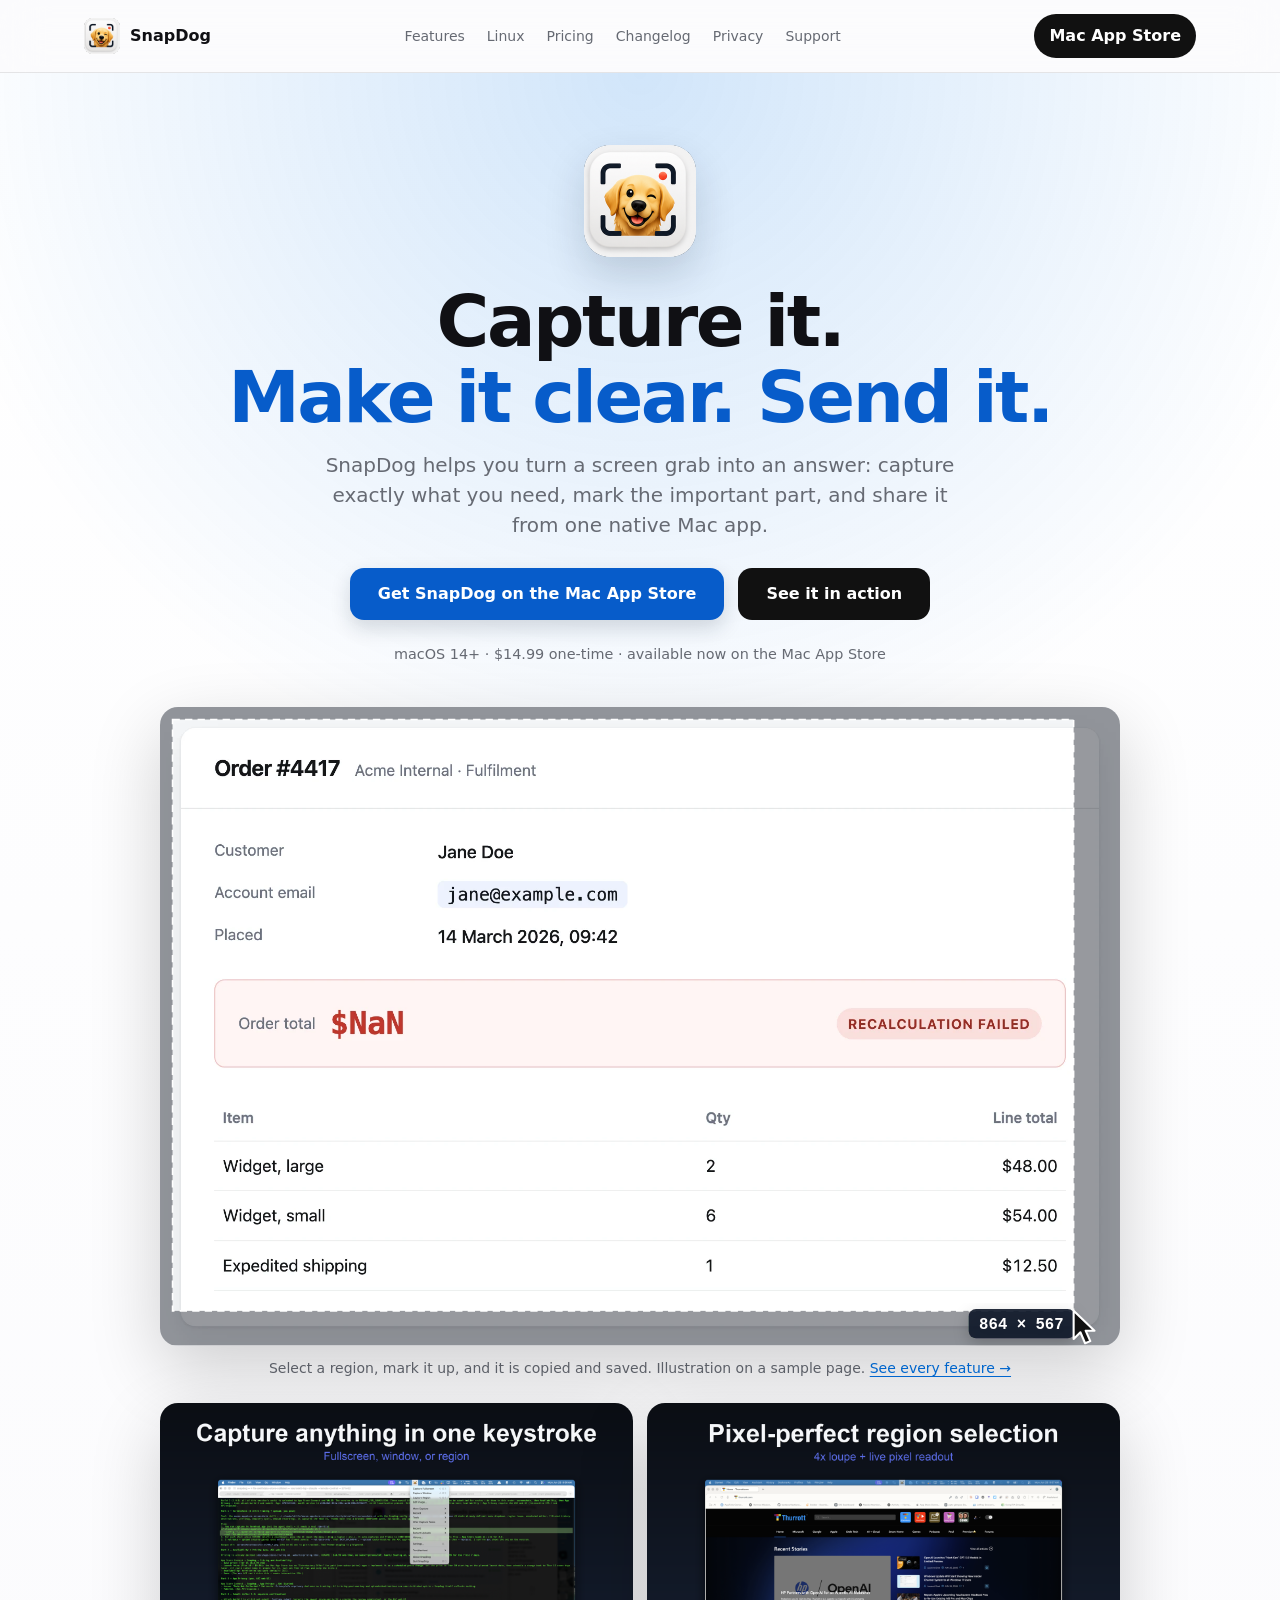
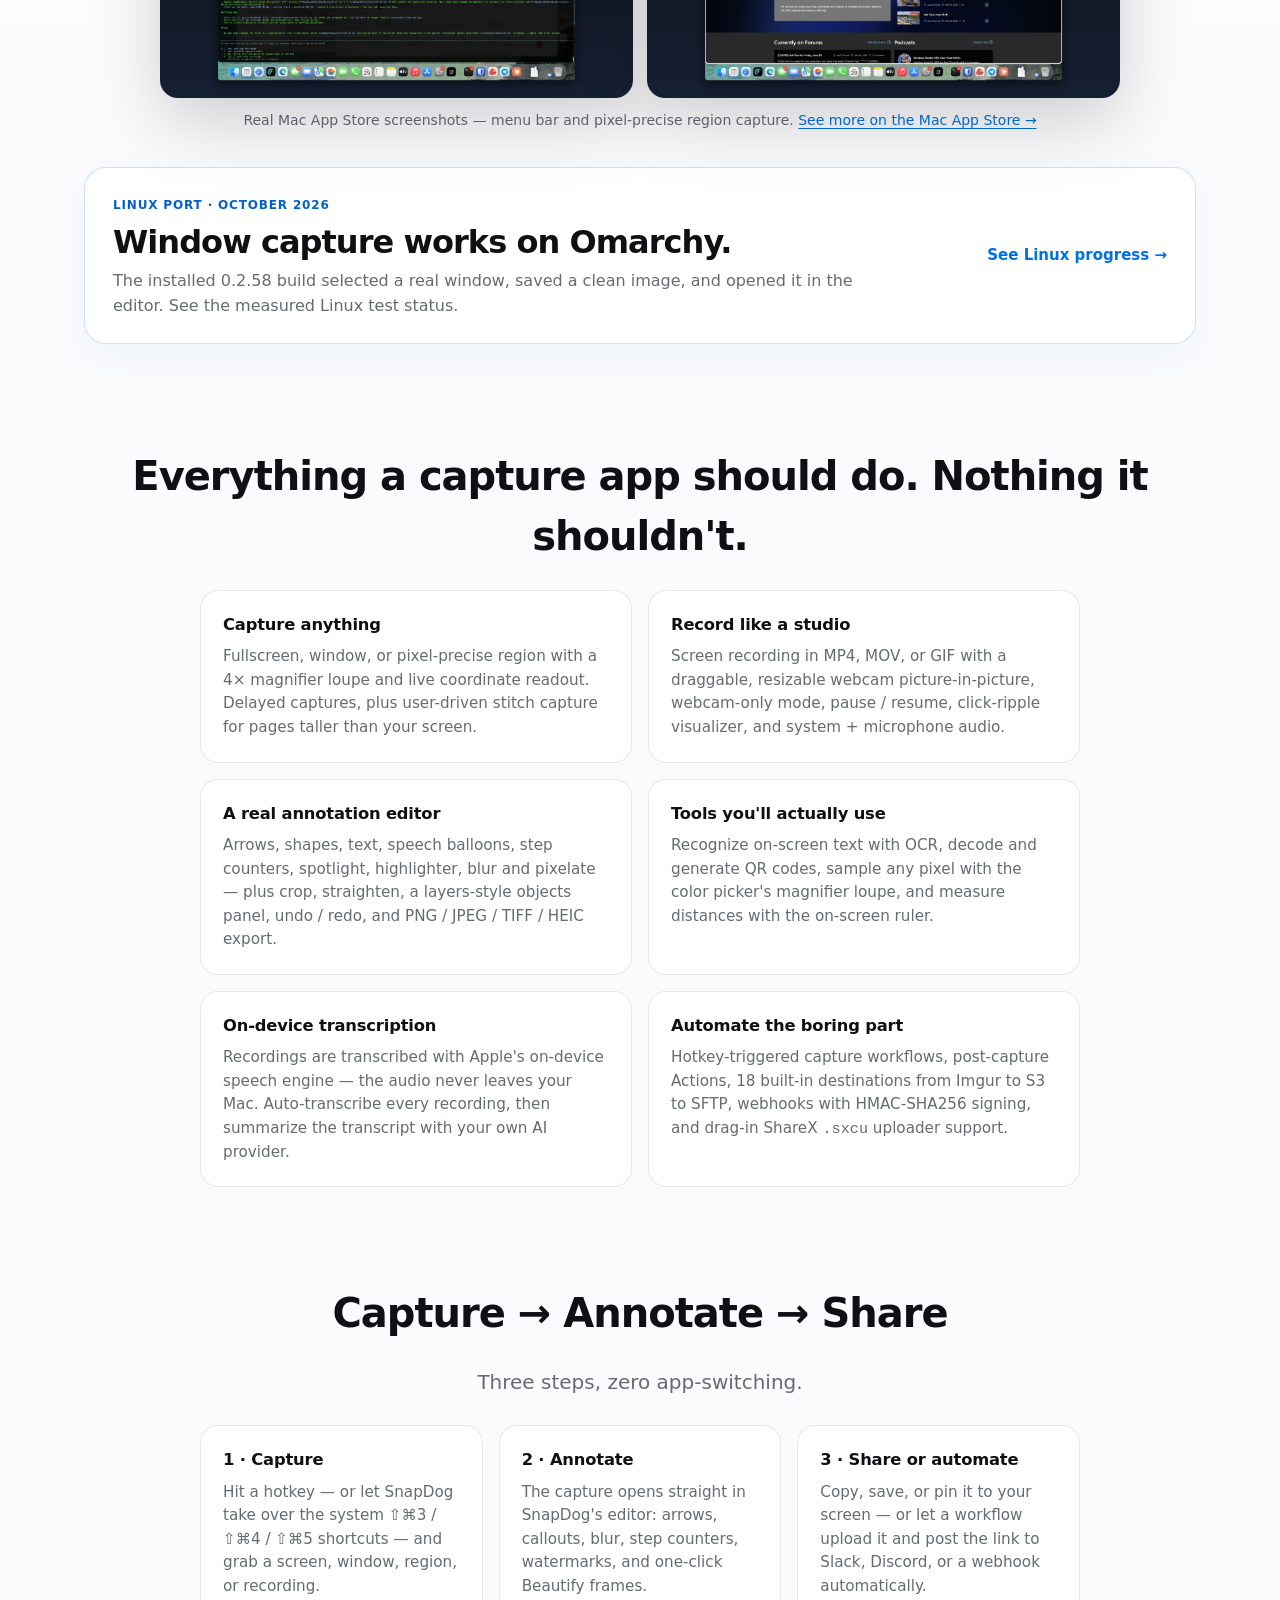
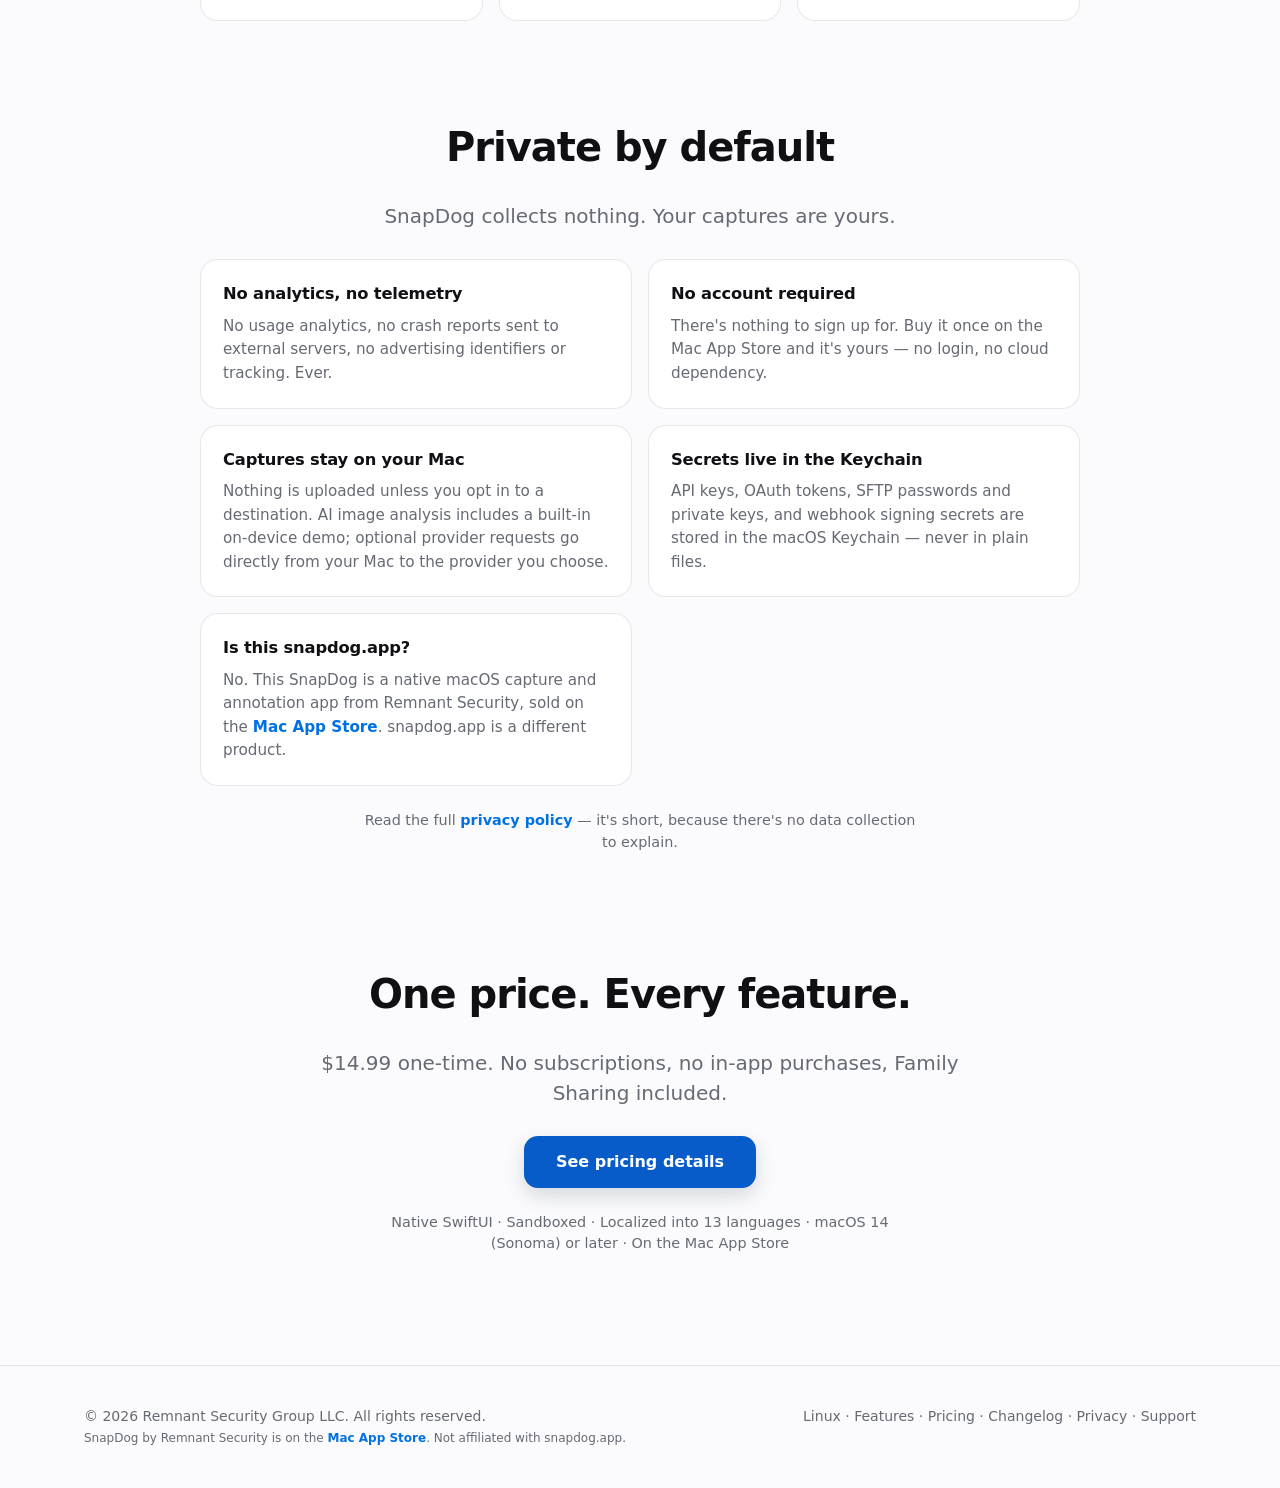
<file: index.html>
<!doctype html><html lang="en"><head><meta charset="utf-8"><meta name="viewport" content="width=device-width, initial-scale=1"><title>SnapDog — Capture, Record &amp; Annotate from your Mac's menu bar</title><meta name="description" content="SnapDog is a native macOS menu-bar app for screenshots, screen recording, and annotation — with OCR, QR tools, on-device transcription, workflows, and 18 built-in destinations. $14.99 one-time, available now on the Mac App Store."><link rel="canonical" href="https://snapdog.remnantsecurity.com/"><meta property="og:title" content="SnapDog — Capture, Record &amp; Annotate from your Mac's menu bar"><meta property="og:description" content="Native macOS screen capture, screen recording with webcam picture-in-picture, a full annotation editor, OCR, QR tools, and one-tap upload to 18 built-in destinations. $14.99 one-time — available now on the Mac App Store."><meta property="og:type" content="website"><meta property="og:url" content="https://snapdog.remnantsecurity.com/"><meta property="og:image" content="https://snapdog.remnantsecurity.com/og-card.png"><meta property="og:image:width" content="1024"><meta property="og:image:height" content="576"><meta property="og:image:alt" content="SnapDog for macOS: menu-bar capture menu, $14.99 once, no account, macOS 14+"><meta name="twitter:image" content="https://snapdog.remnantsecurity.com/og-card.png"><meta name="twitter:card" content="summary_large_image"><meta name="theme-color" content="#0071e3"><link rel="icon" type="image/png" sizes="32x32" href="/favicon-32.png"><link rel="icon" type="image/png" sizes="64x64" href="/favicon-64.png"><link rel="apple-touch-icon" href="/apple-touch-icon.png"><style>
:root{--accent:#0071e3;--accent2:#30b0ff;--dark:#07111f;--ink:#101014;--muted:#666a73;--bg:#fbfbfd;--card:#fff;--line:rgba(0,0,0,.09);--shadow:0 24px 70px rgba(0,0,0,.12);--radius:28px}*{box-sizing:border-box}html{scroll-behavior:smooth}body{margin:0;background:var(--bg);color:var(--ink);font-family:-apple-system,BlinkMacSystemFont,"SF Pro Display","Inter",system-ui,sans-serif;line-height:1.5;-webkit-font-smoothing:antialiased}a{color:inherit;text-decoration:none}.nav{position:sticky;top:0;z-index:50;background:rgba(251,251,253,.78);backdrop-filter:saturate(180%) blur(22px);border-bottom:1px solid var(--line)}.navin{max-width:1160px;margin:auto;padding:14px 24px;display:flex;align-items:center;justify-content:space-between}.brand{display:flex;align-items:center;gap:10px;font-weight:800}.mark{width:32px;height:32px;border-radius:10px;background:linear-gradient(135deg,var(--accent),var(--accent2));display:grid;place-items:center;color:white;box-shadow:0 10px 30px color-mix(in srgb,var(--accent) 35%,transparent)}.links{display:flex;gap:22px;color:var(--muted);font-size:14px}.pill{padding:10px 15px;border-radius:999px;background:#111;color:white;font-weight:700}.wrap{max-width:1160px;margin:auto;padding:0 24px}.miniHero{padding:72px 0 32px;background:radial-gradient(circle at 50% 0%,color-mix(in srgb,var(--accent) 18%,transparent),transparent 40%),linear-gradient(180deg,#fff,var(--bg));text-align:center}.miniHero h1{font-size:clamp(40px,6vw,72px);line-height:1;letter-spacing:-.05em;margin:0 0 14px}.miniHero h1 span{background:linear-gradient(135deg,#0071e3 0%,#30b0ff 100%);-webkit-background-clip:text;-webkit-text-fill-color:transparent;background-clip:text}.lead{font-size:20px;color:var(--muted);max-width:660px;margin:0 auto}.section{padding:48px 0 96px}.tierWrap{display:grid;grid-template-columns:minmax(0,420px);justify-content:center;margin-top:8px}.tier{position:relative;border:1px solid transparent;border-radius:24px;background:linear-gradient(#fff,#fff) padding-box,linear-gradient(135deg,#0071e3 0%,#30b0ff 100%) border-box;box-shadow:0 16px 48px rgba(0,113,227,.18);padding:44px 36px 36px;text-align:left}.tier .ribbon{position:absolute;top:-14px;left:50%;transform:translateX(-50%);background:linear-gradient(135deg,#0071e3 0%,#30b0ff 100%);color:#fff;font-size:.72rem;font-weight:700;letter-spacing:.06em;text-transform:uppercase;padding:6px 16px;border-radius:14px;box-shadow:0 4px 12px rgba(0,113,227,.35)}.tier h3{margin:0 0 4px;font-size:1.2rem;letter-spacing:-.01em}.priceTag{font-size:3rem;font-weight:800;letter-spacing:-.03em;margin:14px 0 6px}.priceTag small{font-size:1rem;color:var(--muted);font-weight:600;margin-left:6px}.period{color:var(--muted);font-size:.95rem;margin-bottom:24px}.intro{display:inline-block;background:color-mix(in srgb,var(--accent) 10%,white);color:color-mix(in srgb,var(--accent) 80%,black);padding:6px 12px;border-radius:10px;font-size:.85rem;font-weight:700;margin-bottom:22px}.tier ul{list-style:none;padding:0;display:grid;gap:10px;margin:0 0 28px}.tier li{display:flex;align-items:flex-start;gap:10px;font-size:.95rem;color:var(--ink);line-height:1.5}.tier li:before{content:"";width:18px;height:18px;flex-shrink:0;margin-top:2px;background:url("data:image/svg+xml,%3Csvg xmlns='http://www.w3.org/2000/svg' viewBox='0 0 20 20'%3E%3Ccircle cx='10' cy='10' r='10' fill='%230071e3'/%3E%3Cpath d='M6 10l3 3 5-5' stroke='white' stroke-width='1.5' fill='none' stroke-linecap='round' stroke-linejoin='round'/%3E%3C/svg%3E") no-repeat center;background-size:contain}.buy{display:block;text-align:center;background:linear-gradient(180deg,#0080ff 0%,#0071e3 100%);color:#fff;padding:14px;border-radius:14px;font-weight:700;font-size:1rem;box-shadow:0 4px 16px rgba(0,113,227,.30),inset 0 1px 0 rgba(255,255,255,.25);transition:filter .2s,transform .2s,box-shadow .2s}.buy:hover{filter:brightness(1.05);transform:translateY(-1px);box-shadow:0 10px 28px rgba(0,113,227,.40),inset 0 1px 0 rgba(255,255,255,.30)}.fineprint{text-align:center;color:var(--muted);font-size:.9rem;margin-top:24px;max-width:560px;margin-left:auto;margin-right:auto}.faq{margin-top:64px}.faq h2{font-size:clamp(28px,4vw,40px);letter-spacing:-.025em;margin:0 0 24px;text-align:center}.faqGrid{display:grid;grid-template-columns:repeat(2,1fr);gap:16px;max-width:880px;margin:0 auto}.faqItem{background:var(--card);border:1px solid var(--line);border-radius:18px;padding:22px}.faqItem h3{margin:0 0 8px;font-size:1.02rem;letter-spacing:-.01em}.faqItem p{margin:0;color:var(--muted);font-size:.95rem;line-height:1.55}.footer{padding:40px 0;color:var(--muted);font-size:14px;border-top:1px solid var(--line)}.footerin{display:flex;justify-content:space-between;gap:20px;flex-wrap:wrap}@media(max-width:768px){.links{display:none}.faqGrid{grid-template-columns:1fr}.tier{padding:36px 24px 30px}.priceTag{font-size:2.4rem}}.home-product{position:relative;width:min(100%,960px);aspect-ratio:1.7;margin:42px auto 0;background:#0b1322;border-radius:18px;overflow:hidden;box-shadow:0 24px 70px rgba(0,0,0,.18)}.home-product-image{position:absolute;display:block;max-width:none;width:275%;height:auto;left:50%;top:50%;transform:translate(-50%,-59%)}.home-caption{margin:12px 0 0;color:var(--muted);font-size:14px}.home-caption a{color:var(--accent);text-decoration:underline;text-underline-offset:3px}@media(max-width:650px){.home-product{aspect-ratio:1.2}.home-product-image{width:340%}}.miniHero h1{letter-spacing:-.035em;line-height:1.06}.miniHero h1 span{background:none;color:#075cca;-webkit-text-fill-color:currentColor}.buy{background:#075cca;box-shadow:0 8px 20px rgba(18,35,59,.16)}.buy:hover{box-shadow:0 12px 25px rgba(18,35,59,.2)}.sd-demo{position:relative;width:min(100%,960px);margin:42px auto 0;border-radius:18px;overflow:hidden;background:#f3f4f6;box-shadow:0 24px 70px rgba(0,0,0,.18);aspect-ratio:1840/1224}.sd-demo svg,.sd-demo>img{display:block;width:100%;height:100%}@media(max-width:650px){.sd-demo{border-radius:11px;margin-top:30px}}
/* Phone layout: keep site navigation reachable, and give links real tap targets. */@media(max-width:768px){.navin{flex-wrap:wrap;row-gap:2px}.links{display:flex!important;order:3;width:100%;gap:2px;overflow-x:auto;scrollbar-width:none;-webkit-overflow-scrolling:touch;margin:0 -10px}.links::-webkit-scrollbar{display:none}.links a{flex:none;padding:10px;font-size:15px;white-space:nowrap}footer a{display:inline-block;padding:10px 2px}.tier{min-width:0;overflow-wrap:anywhere}}
.brand .logo{display:block;width:36px;height:36px;border-radius:9px}.hero-icon{display:block;width:112px;height:112px;margin:0 auto 26px;border-radius:26px;box-shadow:0 18px 40px rgba(14,31,55,.16)}@media(max-width:650px){.hero-icon{width:84px;height:84px;border-radius:20px;margin-bottom:20px}}</style><style>
    /* Mobile-only note beside Mac App Store buttons. Hidden on desktop. */
    .mac-app-cta { display: contents; }
    .mac-app-note { display: none; }
    @media (max-width: 768px) {
      .mac-app-note {
        display: block;
        box-sizing: border-box;
        width: 100%;
        max-width: 36em;
        margin: 8px 0 0;
        padding: 10px 12px;
        border: 1px solid var(--line);
        border-radius: 10px;
        background: var(--card, #fff);
        color: var(--ink);
        font-size: 13px;
        font-weight: 500;
        line-height: 1.45;
        text-align: left;
      }
      .mac-app-note a {
        color: var(--accent, #0071e3);
        font-weight: 700;
        text-decoration: underline;
        text-underline-offset: 2px;
      }
      .navin > .mac-app-note {
        flex: 1 0 100%;
        order: 2;
        max-width: none;
        margin: 6px 0 4px;
      }
      .miniHero .mac-app-note,
      .cta-row .mac-app-note,
      .actions .mac-app-note {
        flex: 1 0 100%;
      }
    }
</style>
</head><body><nav class="nav"><div class="navin"><a class="brand" href="/"><img class="logo" src="/logo-108.png" alt="" width="36" height="36">SnapDog</a><div class="links"><a href="/features.html">Features</a><a href="/linux.html">Linux</a><a href="/pricing.html">Pricing</a><a href="/changelog.html">Changelog</a><a href="/privacy.html">Privacy</a><a href="/support.html">Support</a></div><a class="pill" href="https://apps.apple.com/app/snapdog-capture-annotate/id6783121166?mt=12&amp;ct=EXP-20261019-SNAPDOG-SITE-01" target="_blank" rel="noopener">Mac App Store</a><span class="mac-app-note">This is a Mac app. Open this page on your Mac to download. <a href="mailto:?subject=SnapDog%20%E2%80%94%20Mac%20App%20Store%20link&amp;body=This%20is%20a%20Mac%20app%2E%20Open%20this%20link%20on%20your%20Mac%20to%20download%3A%0A%0Ahttps%3A%2F%2Fapps%2Eapple%2Ecom%2Fapp%2Fsnapdog-capture-annotate%2Fid6783121166%3Fmt%3D12%26ct%3DEXP-20261019-SNAPDOG-SITE-01">Email me the link</a></span></div></nav><main><section class="miniHero"><div class="wrap"><img class="hero-icon" src="/logo-224.png" alt="SnapDog app icon" width="112" height="112"><h1>Capture it.<br><span>Make it clear. Send it.</span></h1><p class="lead">SnapDog helps you turn a screen grab into an answer: capture exactly what you need, mark the important part, and share it from one native Mac app.</p><div style="margin-top:28px;display:flex;gap:14px;justify-content:center;flex-wrap:wrap"><span class="mac-app-cta"><a class="buy" style="display:inline-block;padding:14px 28px" href="https://apps.apple.com/app/snapdog-capture-annotate/id6783121166?mt=12&amp;ct=EXP-20261019-SNAPDOG-SITE-01">Get SnapDog on the Mac App Store</a><span class="mac-app-note">This is a Mac app. Open this page on your Mac to download. <a href="mailto:?subject=SnapDog%20%E2%80%94%20Mac%20App%20Store%20link&amp;body=This%20is%20a%20Mac%20app%2E%20Open%20this%20link%20on%20your%20Mac%20to%20download%3A%0A%0Ahttps%3A%2F%2Fapps%2Eapple%2Ecom%2Fapp%2Fsnapdog-capture-annotate%2Fid6783121166%3Fmt%3D12%26ct%3DEXP-20261019-SNAPDOG-SITE-01">Email me the link</a></span></span><a class="pill" style="padding:14px 28px;border-radius:14px" href="/features.html">See it in action</a></div><p class="fineprint">macOS 14+ · $14.99 one-time · available now on the Mac App Store</p><figure class="sd-demo home-demo" data-demo="flow"><img src="/media/order-annotated.png" alt="A sample order page marked up with an arrow, numbered steps, a highlight, and a blurred email address" width="1840" height="1224"></figure><p class="home-caption">Select a region, mark it up, and it is copied and saved. Illustration on a sample page. <a href="/features.html">See every feature →</a></p>
      <div style="display:grid;grid-template-columns:repeat(2,minmax(0,1fr));gap:14px;max-width:960px;margin:24px auto 0">
        <figure class="sd-demo" style="aspect-ratio:16/10;margin:0">
          <img src="/media/snapdog-menu-bar.png" alt="SnapDog menu bar dropdown showing capture, record, annotation and destinations" loading="lazy" width="1440" height="900">
        </figure>
        <figure class="sd-demo" style="aspect-ratio:16/10;margin:0">
          <img src="/media/snapdog-region-loupe.png" alt="SnapDog region capture with the 4x magnifier loupe and live coordinate readout" loading="lazy" width="1440" height="900">
        </figure>
      </div>
      <p class="home-caption">Real Mac App Store screenshots — menu bar and pixel-precise region capture. <a href="https://apps.apple.com/app/snapdog-capture-annotate/id6783121166?mt=12&amp;ct=EXP-20261019-SNAPDOG-SITE-01" target="_blank" rel="noopener">See more on the Mac App Store →</a></p>
    </div></section><section class="section" style="padding:4px 0 38px"><div class="wrap"><a href="/linux.html" style="display:flex;align-items:center;justify-content:space-between;flex-wrap:wrap;gap:18px;background:#fff;border:1px solid rgba(0,113,227,.2);border-radius:22px;padding:24px 28px;box-shadow:0 14px 40px rgba(0,113,227,.06)"><div style="max-width:780px"><span style="color:#0062c8;font-size:12px;font-weight:800;letter-spacing:.07em;text-transform:uppercase">Linux port · October 2026</span><h2 style="font-size:clamp(24px,3vw,32px);line-height:1.15;letter-spacing:-.03em;margin:8px 0">Window capture works on Omarchy.</h2><p style="margin:0;color:#666a73;font-size:16px;line-height:1.55">The installed 0.2.58 build selected a real window, saved a clean image, and opened it in the editor. See the measured Linux test status.</p></div><span style="color:#0071e3;font-size:15px;font-weight:700;white-space:nowrap">See Linux progress →</span></a></div></section><section class="section" style="padding-top:0"><div class="wrap"><div class="faq"><h2>Everything a capture app should do. Nothing it shouldn't.</h2><div class="faqGrid"><div class="faqItem"><h3>Capture anything</h3><p>Fullscreen, window, or pixel-precise region with a 4× magnifier loupe and live coordinate readout. Delayed captures, plus user-driven stitch capture for pages taller than your screen.</p></div><div class="faqItem"><h3>Record like a studio</h3><p>Screen recording in MP4, MOV, or GIF with a draggable, resizable webcam picture-in-picture, webcam-only mode, pause / resume, click-ripple visualizer, and system + microphone audio.</p></div><div class="faqItem"><h3>A real annotation editor</h3><p>Arrows, shapes, text, speech balloons, step counters, spotlight, highlighter, blur and pixelate — plus crop, straighten, a layers-style objects panel, undo / redo, and PNG / JPEG / TIFF / HEIC export.</p></div><div class="faqItem"><h3>Tools you'll actually use</h3><p>Recognize on-screen text with OCR, decode and generate QR codes, sample any pixel with the color picker's magnifier loupe, and measure distances with the on-screen ruler.</p></div><div class="faqItem"><h3>On-device transcription</h3><p>Recordings are transcribed with Apple's on-device speech engine — the audio never leaves your Mac. Auto-transcribe every recording, then summarize the transcript with your own AI provider.</p></div><div class="faqItem"><h3>Automate the boring part</h3><p>Hotkey-triggered capture workflows, post-capture Actions, 18 built-in destinations from Imgur to S3 to SFTP, webhooks with HMAC-SHA256 signing, and drag-in ShareX <code>.sxcu</code> uploader support.</p></div></div></div></div></section><section class="section" style="padding-top:0"><div class="wrap"><div class="faq" style="margin-top:0"><h2>Capture → Annotate → Share</h2><p class="lead" style="text-align:center;margin-bottom:28px">Three steps, zero app-switching.</p><div style="display:grid;grid-template-columns:repeat(auto-fit,minmax(240px,1fr));gap:16px;max-width:880px;margin:0 auto"><div class="faqItem"><h3>1 · Capture</h3><p>Hit a hotkey — or let SnapDog take over the system ⇧⌘3 / ⇧⌘4 / ⇧⌘5 shortcuts — and grab a screen, window, region, or recording.</p></div><div class="faqItem"><h3>2 · Annotate</h3><p>The capture opens straight in SnapDog's editor: arrows, callouts, blur, step counters, watermarks, and one-click Beautify frames.</p></div><div class="faqItem"><h3>3 · Share or automate</h3><p>Copy, save, or pin it to your screen — or let a workflow upload it and post the link to Slack, Discord, or a webhook automatically.</p></div></div></div></div></section><section class="section" style="padding-top:0"><div class="wrap"><div class="faq" style="margin-top:0"><h2>Private by default</h2><p class="lead" style="text-align:center;margin-bottom:28px">SnapDog collects nothing. Your captures are yours.</p><div class="faqGrid"><div class="faqItem"><h3>No analytics, no telemetry</h3><p>No usage analytics, no crash reports sent to external servers, no advertising identifiers or tracking. Ever.</p></div><div class="faqItem"><h3>No account required</h3><p>There's nothing to sign up for. Buy it once on the Mac App Store and it's yours — no login, no cloud dependency.</p></div><div class="faqItem"><h3>Captures stay on your Mac</h3><p>Nothing is uploaded unless you opt in to a destination. AI image analysis includes a built-in on-device demo; optional provider requests go directly from your Mac to the provider you choose.</p></div><div class="faqItem"><h3>Secrets live in the Keychain</h3><p>API keys, OAuth tokens, SFTP passwords and private keys, and webhook signing secrets are stored in the macOS Keychain — never in plain files.</p></div><div class="faqItem"><h3>Is this snapdog.app?</h3><p>No. This SnapDog is a native macOS capture and annotation app from Remnant Security, sold on the <a href="https://apps.apple.com/us/app/snapdog-capture-annotate/id6783121166?mt=12&amp;ct=EXP-20261019-SNAPDOG-SITE-01" target="_blank" rel="noopener" style="color:var(--accent);font-weight:600">Mac App Store</a>. snapdog.app is a different product.</p></div></div><p class="fineprint">Read the full <a href="/privacy.html" style="color:var(--accent);font-weight:600">privacy policy</a> — it's short, because there's no data collection to explain.</p></div></div></section><section class="section" style="padding-top:0"><div class="wrap" style="text-align:center"><div class="faq" style="margin-top:0"><h2>One price. Every feature.</h2><p class="lead">$14.99 one-time. No subscriptions, no in-app purchases, Family Sharing included.</p><div style="margin-top:28px"><a class="buy" style="display:inline-block;padding:14px 32px" href="/pricing.html">See pricing details</a></div><p class="fineprint">Native SwiftUI · Sandboxed · Localized into 13 languages · macOS 14 (Sonoma) or later · On the Mac App Store</p></div></div></section></main><footer class="footer"><div class="wrap footerin"><div>© 2026 <a href="https://remnantsecurity.com" target="_blank">Remnant Security Group LLC</a>. All rights reserved.<br><span style="font-size:12px">SnapDog by Remnant Security is on the <a href="https://apps.apple.com/us/app/snapdog-capture-annotate/id6783121166?mt=12&amp;ct=EXP-20261019-SNAPDOG-SITE-01" target="_blank" rel="noopener" style="color:var(--accent);font-weight:600">Mac App Store</a>. Not affiliated with snapdog.app.</span></div><div><a href="/linux.html">Linux</a> · <a href="/features.html">Features</a> · <a href="/pricing.html">Pricing</a> · <a href="/changelog.html">Changelog</a> · <a href="/privacy.html">Privacy</a> · <a href="/support.html">Support</a></div></div></footer><script src="/demo.js" defer></script><script src="/ct.js" data-fallback-ct="EXP-20261019-SNAPDOG-SITE-01"></script><script src="/posthog.js"></script></body></html>
</file>
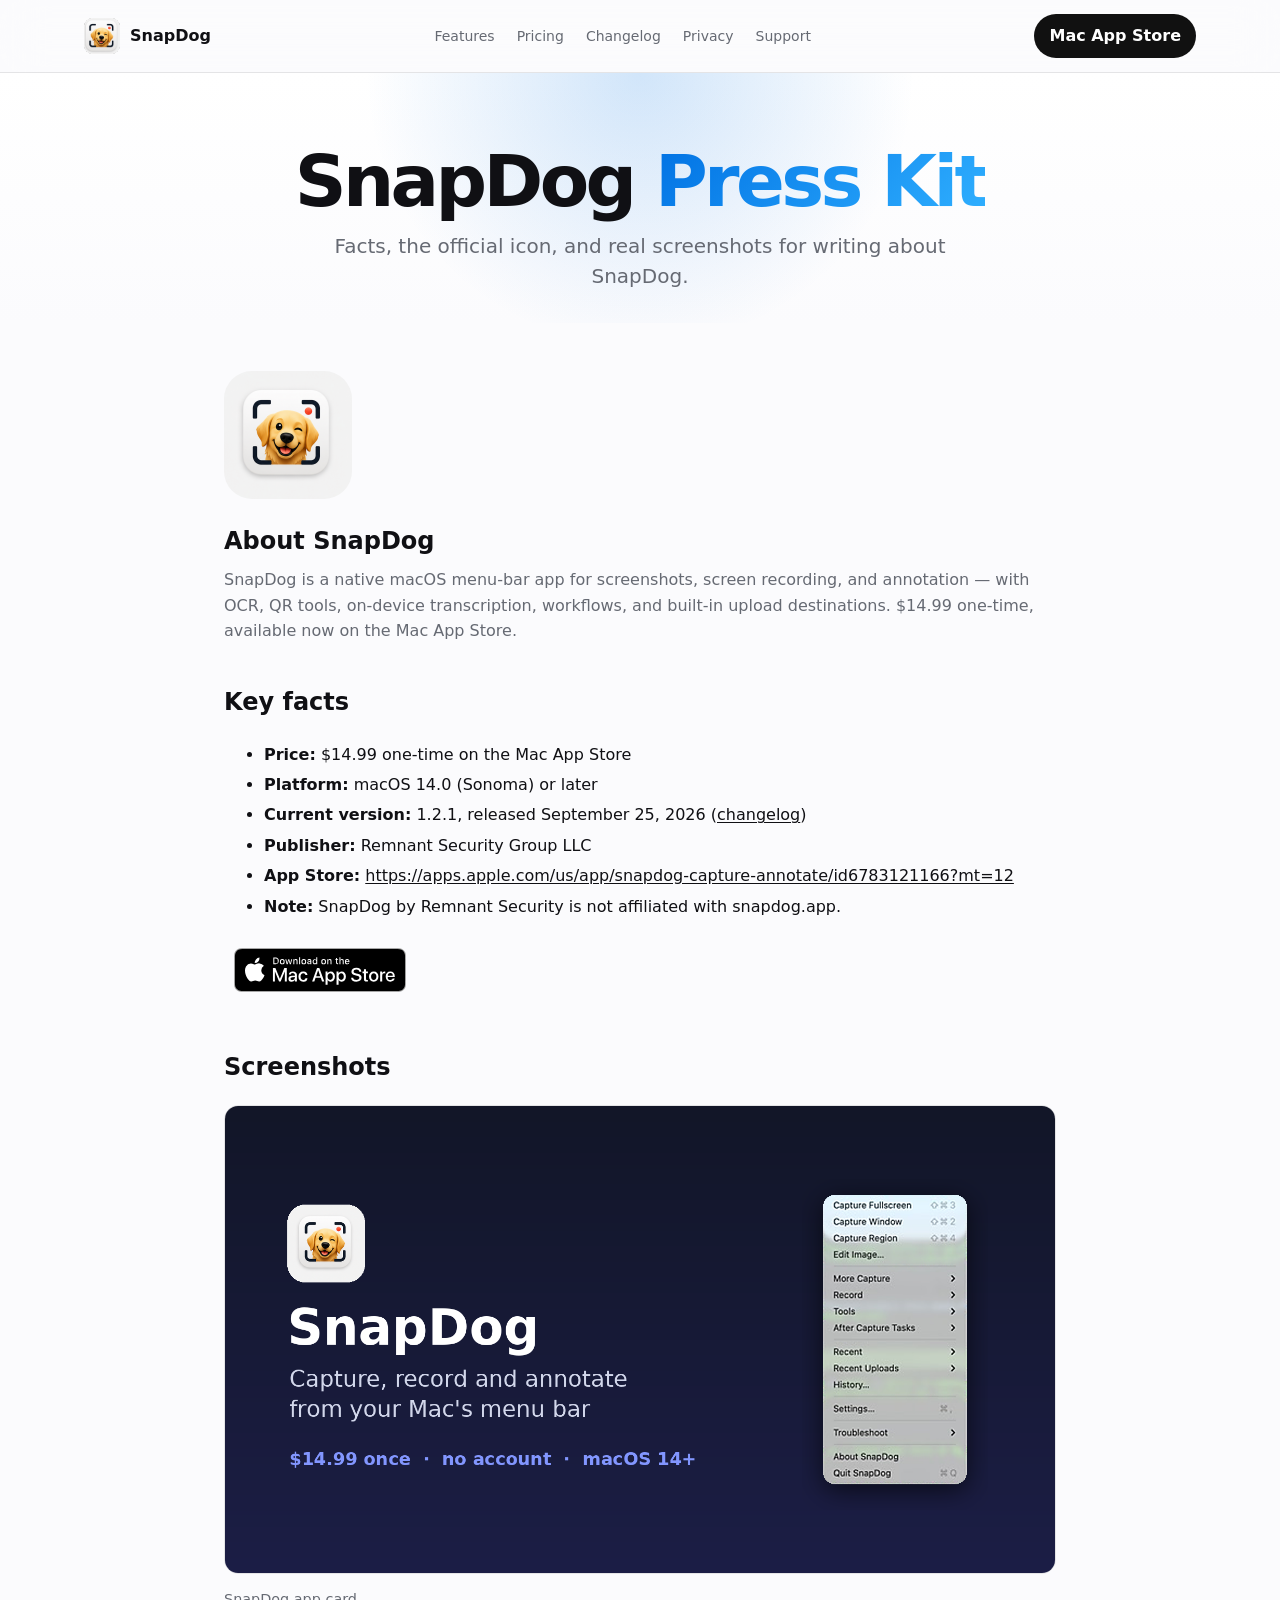
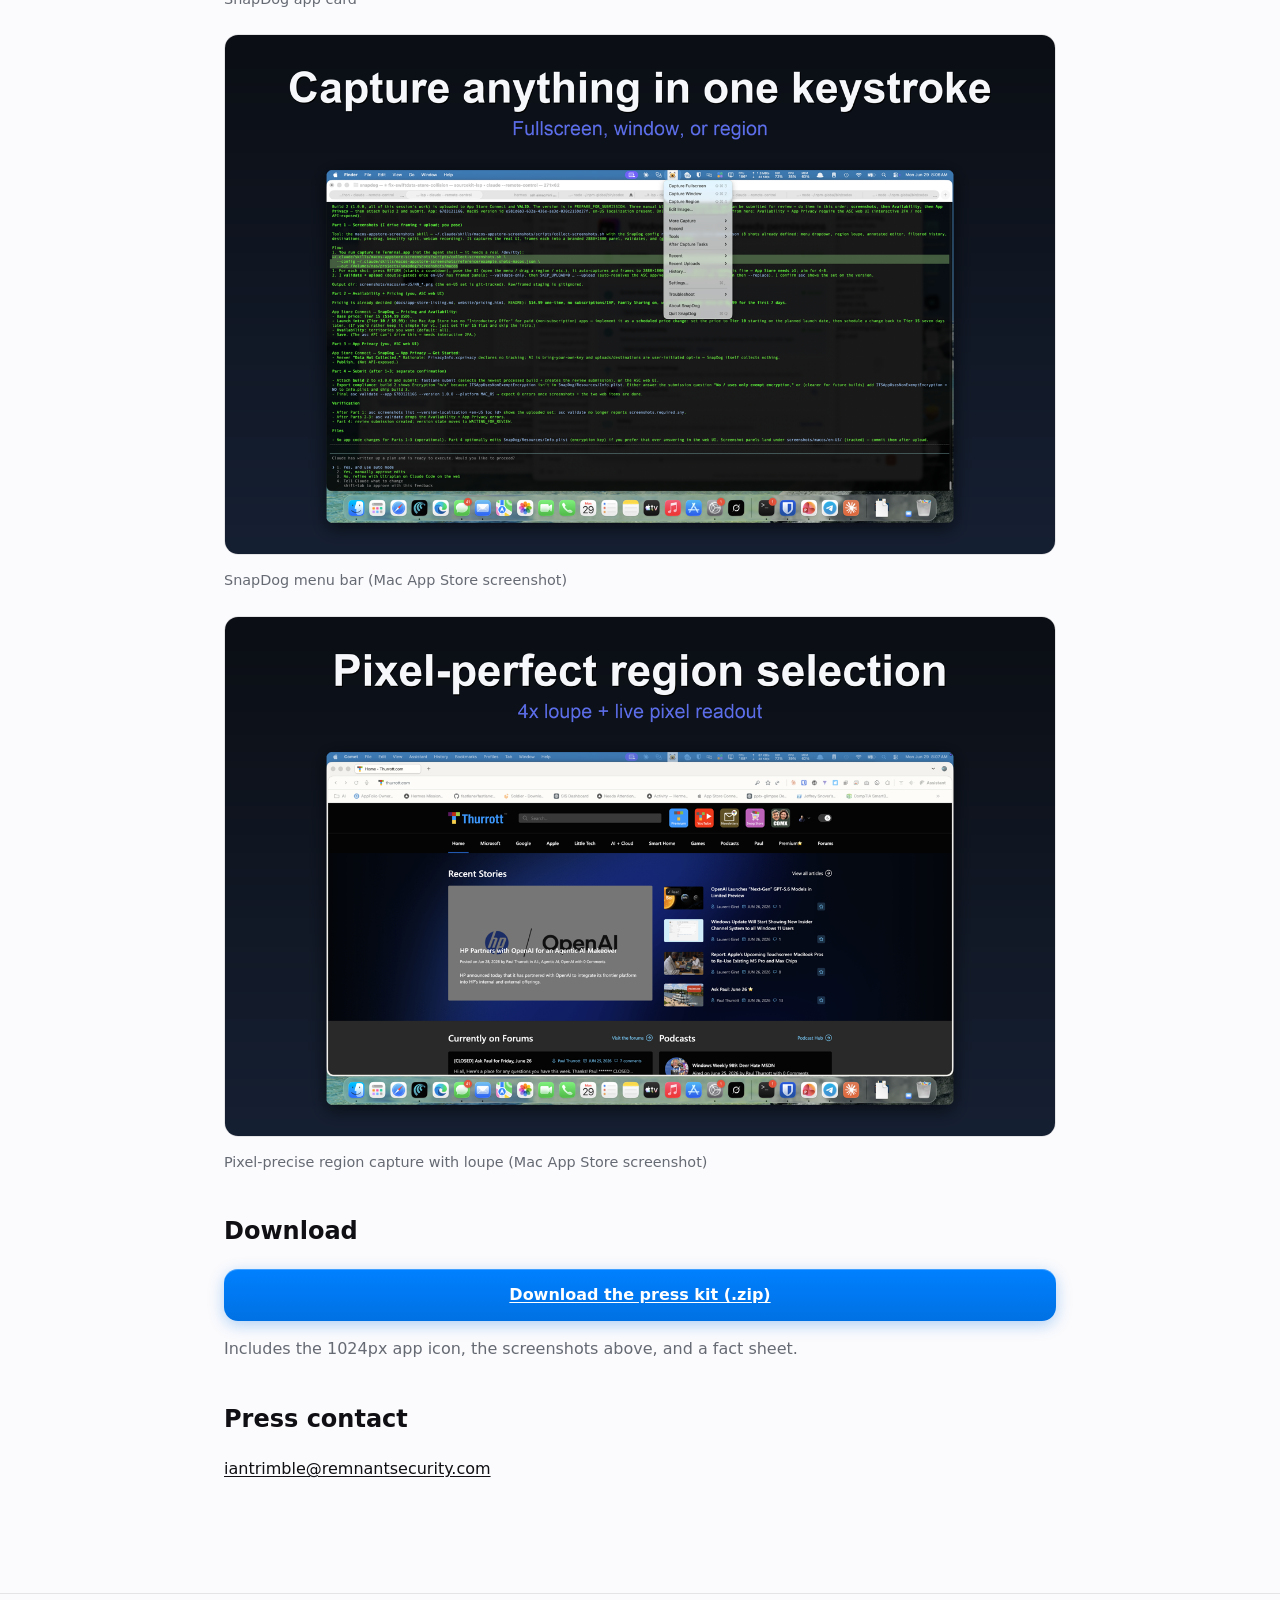
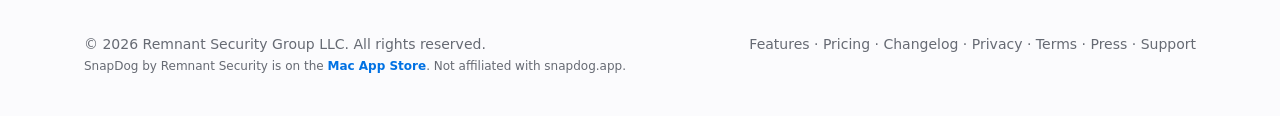
<file: press/index.html>
<!doctype html><html lang="en"><head><meta charset="utf-8"><meta name="viewport" content="width=device-width, initial-scale=1"><title>SnapDog Press Kit</title><meta name="description" content="Press kit for SnapDog, the Mac capture and annotation app: description, key facts, icon, screenshots, and press contact."><link rel="canonical" href="https://snapdog.remnantsecurity.com/press/"><meta property="og:title" content="SnapDog Press Kit"><meta property="og:description" content="Press kit for SnapDog, the Mac capture and annotation app: description, key facts, icon, screenshots, and press contact."><meta property="og:type" content="website"><meta property="og:url" content="https://snapdog.remnantsecurity.com/press/"><meta property="og:image" content="https://snapdog.remnantsecurity.com/og-card.png"><meta property="og:image:width" content="1024"><meta property="og:image:height" content="576"><meta property="og:image:alt" content="SnapDog for macOS: menu-bar capture menu, $14.99 once, no account, macOS 14+"><meta name="twitter:image" content="https://snapdog.remnantsecurity.com/og-card.png"><meta name="twitter:card" content="summary_large_image"><meta name="theme-color" content="#0071e3"><link rel="icon" type="image/png" sizes="32x32" href="/favicon-32.png"><link rel="icon" type="image/png" sizes="64x64" href="/favicon-64.png"><link rel="apple-touch-icon" href="/apple-touch-icon.png"><style>

:root{--accent:#0071e3;--accent2:#30b0ff;--dark:#07111f;--ink:#101014;--muted:#666a73;--bg:#fbfbfd;--card:#fff;--line:rgba(0,0,0,.09);--shadow:0 24px 70px rgba(0,0,0,.12);--radius:28px}*{box-sizing:border-box}html{scroll-behavior:smooth}body{margin:0;background:var(--bg);color:var(--ink);font-family:-apple-system,BlinkMacSystemFont,"SF Pro Display","Inter",system-ui,sans-serif;line-height:1.5;-webkit-font-smoothing:antialiased}a{color:inherit;text-decoration:none}.nav{position:sticky;top:0;z-index:50;background:rgba(251,251,253,.78);backdrop-filter:saturate(180%) blur(22px);border-bottom:1px solid var(--line)}.navin{max-width:1160px;margin:auto;padding:14px 24px;display:flex;align-items:center;justify-content:space-between}.brand{display:flex;align-items:center;gap:10px;font-weight:800}.mark{width:32px;height:32px;border-radius:10px;background:linear-gradient(135deg,var(--accent),var(--accent2));display:grid;place-items:center;color:white;box-shadow:0 10px 30px color-mix(in srgb,var(--accent) 35%,transparent)}.links{display:flex;gap:22px;color:var(--muted);font-size:14px}.pill{padding:10px 15px;border-radius:999px;background:#111;color:white;font-weight:700}.wrap{max-width:1160px;margin:auto;padding:0 24px}.miniHero{padding:72px 0 32px;background:radial-gradient(circle at 50% 0%,color-mix(in srgb,var(--accent) 18%,transparent),transparent 40%),linear-gradient(180deg,#fff,var(--bg));text-align:center}.miniHero h1{font-size:clamp(40px,6vw,72px);line-height:1;letter-spacing:-.05em;margin:0 0 14px}.miniHero h1 span{background:linear-gradient(135deg,#0071e3 0%,#30b0ff 100%);-webkit-background-clip:text;-webkit-text-fill-color:transparent;background-clip:text}.lead{font-size:20px;color:var(--muted);max-width:660px;margin:0 auto}.section{padding:48px 0 96px}.tierWrap{display:grid;grid-template-columns:minmax(0,420px);justify-content:center;margin-top:8px}.tier{position:relative;border:1px solid transparent;border-radius:24px;background:linear-gradient(#fff,#fff) padding-box,linear-gradient(135deg,#0071e3 0%,#30b0ff 100%) border-box;box-shadow:0 16px 48px rgba(0,113,227,.18);padding:44px 36px 36px;text-align:left}.tier .ribbon{position:absolute;top:-14px;left:50%;transform:translateX(-50%);background:linear-gradient(135deg,#0071e3 0%,#30b0ff 100%);color:#fff;font-size:.72rem;font-weight:700;letter-spacing:.06em;text-transform:uppercase;padding:6px 16px;border-radius:14px;box-shadow:0 4px 12px rgba(0,113,227,.35)}.tier h3{margin:0 0 4px;font-size:1.2rem;letter-spacing:-.01em}.priceTag{font-size:3rem;font-weight:800;letter-spacing:-.03em;margin:14px 0 6px}.priceTag small{font-size:1rem;color:var(--muted);font-weight:600;margin-left:6px}.period{color:var(--muted);font-size:.95rem;margin-bottom:24px}.intro{display:inline-block;background:color-mix(in srgb,var(--accent) 10%,white);color:color-mix(in srgb,var(--accent) 80%,black);padding:6px 12px;border-radius:10px;font-size:.85rem;font-weight:700;margin-bottom:22px}.tier ul{list-style:none;padding:0;display:grid;gap:10px;margin:0 0 28px}.tier li{display:flex;align-items:flex-start;gap:10px;font-size:.95rem;color:var(--ink);line-height:1.5}.tier li:before{content:"";width:18px;height:18px;flex-shrink:0;margin-top:2px;background:url("data:image/svg+xml,%3Csvg xmlns='http://www.w3.org/2000/svg' viewBox='0 0 20 20'%3E%3Ccircle cx='10' cy='10' r='10' fill='%230071e3'/%3E%3Cpath d='M6 10l3 3 5-5' stroke='white' stroke-width='1.5' fill='none' stroke-linecap='round' stroke-linejoin='round'/%3E%3C/svg%3E") no-repeat center;background-size:contain}.buy{display:block;text-align:center;background:linear-gradient(180deg,#0080ff 0%,#0071e3 100%);color:#fff;padding:14px;border-radius:14px;font-weight:700;font-size:1rem;box-shadow:0 4px 16px rgba(0,113,227,.30),inset 0 1px 0 rgba(255,255,255,.25);transition:filter .2s,transform .2s,box-shadow .2s}.buy:hover{filter:brightness(1.05);transform:translateY(-1px);box-shadow:0 10px 28px rgba(0,113,227,.40),inset 0 1px 0 rgba(255,255,255,.30)}.fineprint{text-align:center;color:var(--muted);font-size:.9rem;margin-top:24px;max-width:560px;margin-left:auto;margin-right:auto}.faq{margin-top:64px}.faq h2{font-size:clamp(28px,4vw,40px);letter-spacing:-.025em;margin:0 0 24px;text-align:center}.faqGrid{display:grid;grid-template-columns:repeat(2,1fr);gap:16px;max-width:880px;margin:0 auto}.faqItem{background:var(--card);border:1px solid var(--line);border-radius:18px;padding:22px}.faqItem h3{margin:0 0 8px;font-size:1.02rem;letter-spacing:-.01em}.faqItem p{margin:0;color:var(--muted);font-size:.95rem;line-height:1.55}.footer{padding:40px 0;color:var(--muted);font-size:14px;border-top:1px solid var(--line)}.footerin{display:flex;justify-content:space-between;gap:20px;flex-wrap:wrap}@media(max-width:768px){.links{display:none}.faqGrid{grid-template-columns:1fr}.tier{padding:36px 24px 30px}.priceTag{font-size:2.4rem}}
/* Phone layout: keep site navigation reachable, and give links real tap targets. */@media(max-width:768px){.navin{flex-wrap:wrap;row-gap:2px}.links{display:flex!important;order:3;width:100%;gap:2px;overflow-x:auto;scrollbar-width:none;-webkit-overflow-scrolling:touch;margin:0 -10px}.links::-webkit-scrollbar{display:none}.links a{flex:none;padding:10px;font-size:15px;white-space:nowrap}footer a{display:inline-block;padding:10px 2px}.tier{min-width:0;overflow-wrap:anywhere}}
.brand .logo{display:block;width:36px;height:36px;border-radius:9px}.app-store-badge{display:inline-block;line-height:0;margin:10px;padding:0;background:none;border:0;box-shadow:none}.app-store-badge img{display:block;height:44px;width:auto}.app-store-badge:focus-visible{outline:3px solid currentColor;outline-offset:4px;border-radius:9px}</style><link rel="icon" href="/favicon.ico" sizes="any">
<style id="a11y-2026-10-10">.feature-index span{color:#05663f}main p a,main li a{text-decoration:underline;text-underline-offset:2px}a:focus-visible,button:focus-visible,summary:focus-visible,[tabindex]:focus-visible{outline:3px solid currentColor;outline-offset:3px;border-radius:4px}</style>
</head><body><nav class="nav"><div class="navin"><a class="brand" href="/"><img class="logo" src="/logo-108.png" alt="" width="36" height="36">SnapDog</a><div class="links"><a href="/features.html">Features</a><a href="/pricing.html">Pricing</a><a href="/changelog.html">Changelog</a><a href="/privacy.html">Privacy</a><a href="/support.html">Support</a></div><a class="pill" href="https://apps.apple.com/us/app/snapdog-capture-annotate/id6783121166?mt=12" target="_blank" rel="noopener">Mac App Store</a></div></nav><main><section class="miniHero"><div class="wrap"><h1>SnapDog <span>Press Kit</span></h1><p class="lead">Facts, the official icon, and real screenshots for writing about SnapDog.</p></div></section>
<section class="section"><div class="wrap" style="max-width:880px">
<div style="display:flex;gap:24px;align-items:center;flex-wrap:wrap"><img src="/press/assets/snapdog-icon-1024.png" alt="SnapDog app icon" width="128" height="128" style="border-radius:28px"><div><h2 style="margin:0 0 8px">About SnapDog</h2><p style="margin:0;color:var(--muted);line-height:1.6">SnapDog is a native macOS menu-bar app for screenshots, screen recording, and annotation — with OCR, QR tools, on-device transcription, workflows, and built-in upload destinations. $14.99 one-time, available now on the Mac App Store.</p></div></div>
<h2 style="margin-top:40px">Key facts</h2>
<ul style="line-height:1.9"><li><strong>Price:</strong> $14.99 one-time on the Mac App Store</li><li><strong>Platform:</strong> macOS 14.0 (Sonoma) or later</li><li><strong>Current version:</strong> 1.2.1, released September 25, 2026 (<a href="/changelog.html">changelog</a>)</li><li><strong>Publisher:</strong> Remnant Security Group LLC</li><li><strong>App Store:</strong> <a href="https://apps.apple.com/us/app/snapdog-capture-annotate/id6783121166?mt=12">https://apps.apple.com/us/app/snapdog-capture-annotate/id6783121166?mt=12</a></li><li><strong>Note:</strong> SnapDog by Remnant Security is not affiliated with snapdog.app.</li></ul>
<p><a class="app-store-badge" href="https://apps.apple.com/us/app/snapdog-capture-annotate/id6783121166?mt=12"><img src="/badges/mac-appstore-badge.svg" alt="Download on the Mac App Store" width="172" height="44"></a></p>
<h2 style="margin-top:40px">Screenshots</h2>
<div style="display:grid;gap:24px"><figure style="margin:0"><a href="/press/assets/snapdog-card.png"><img src="/press/assets/snapdog-card.png" alt="SnapDog app card" loading="lazy" style="width:100%;height:auto;border-radius:14px;border:1px solid var(--line)"></a><figcaption style="color:var(--muted);font-size:.9rem;margin-top:8px">SnapDog app card</figcaption></figure><figure style="margin:0"><a href="/press/assets/snapdog-menu-bar.png"><img src="/press/assets/snapdog-menu-bar.png" alt="SnapDog menu bar (Mac App Store screenshot)" loading="lazy" style="width:100%;height:auto;border-radius:14px;border:1px solid var(--line)"></a><figcaption style="color:var(--muted);font-size:.9rem;margin-top:8px">SnapDog menu bar (Mac App Store screenshot)</figcaption></figure><figure style="margin:0"><a href="/press/assets/snapdog-region-loupe.png"><img src="/press/assets/snapdog-region-loupe.png" alt="Pixel-precise region capture with loupe (Mac App Store screenshot)" loading="lazy" style="width:100%;height:auto;border-radius:14px;border:1px solid var(--line)"></a><figcaption style="color:var(--muted);font-size:.9rem;margin-top:8px">Pixel-precise region capture with loupe (Mac App Store screenshot)</figcaption></figure></div>
<h2 style="margin-top:40px">Download</h2>
<p><a class="buy" href="/press/snapdog-press-kit.zip" download>Download the press kit (.zip)</a></p>
<p style="color:var(--muted)">Includes the 1024px app icon, the screenshots above, and a fact sheet.</p>
<h2 style="margin-top:40px">Press contact</h2>
<p><a href="mailto:iantrimble@remnantsecurity.com">iantrimble@remnantsecurity.com</a></p>
</div></section></main><footer class="footer"><div class="wrap footerin"><div>© 2026 <a href="https://remnantsecurity.com" target="_blank">Remnant Security Group LLC</a>. All rights reserved.<br><span style="font-size:12px">SnapDog by Remnant Security is on the <a href="https://apps.apple.com/us/app/snapdog-capture-annotate/id6783121166?mt=12" target="_blank" rel="noopener" style="color:var(--accent);font-weight:600">Mac App Store</a>. Not affiliated with snapdog.app.</span></div><div><a href="/features.html">Features</a> · <a href="/pricing.html">Pricing</a> · <a href="/changelog.html">Changelog</a> · <a href="/privacy.html">Privacy</a> · <a href="/terms.html">Terms</a> · <a href="/press/">Press</a> · <a href="/support.html">Support</a></div></div></footer><script src="/posthog.js"></script></body></html>
</file>
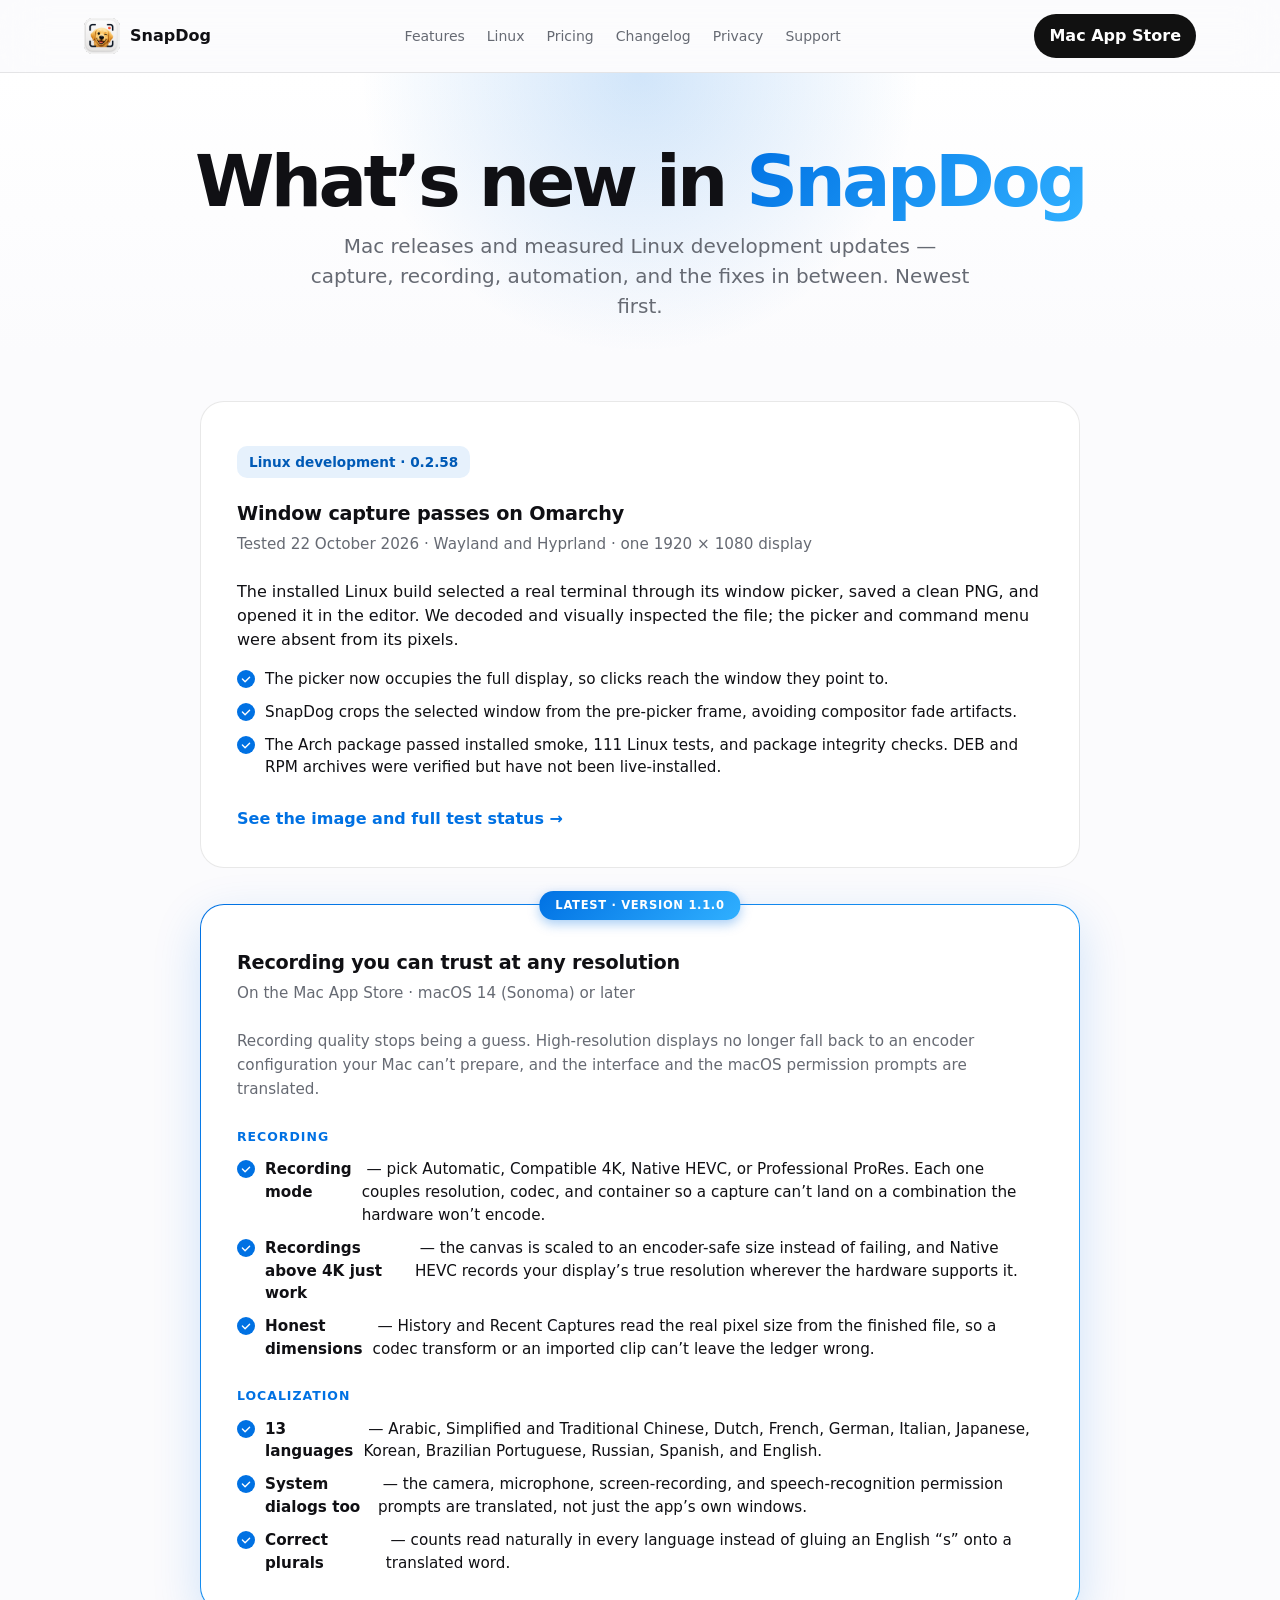
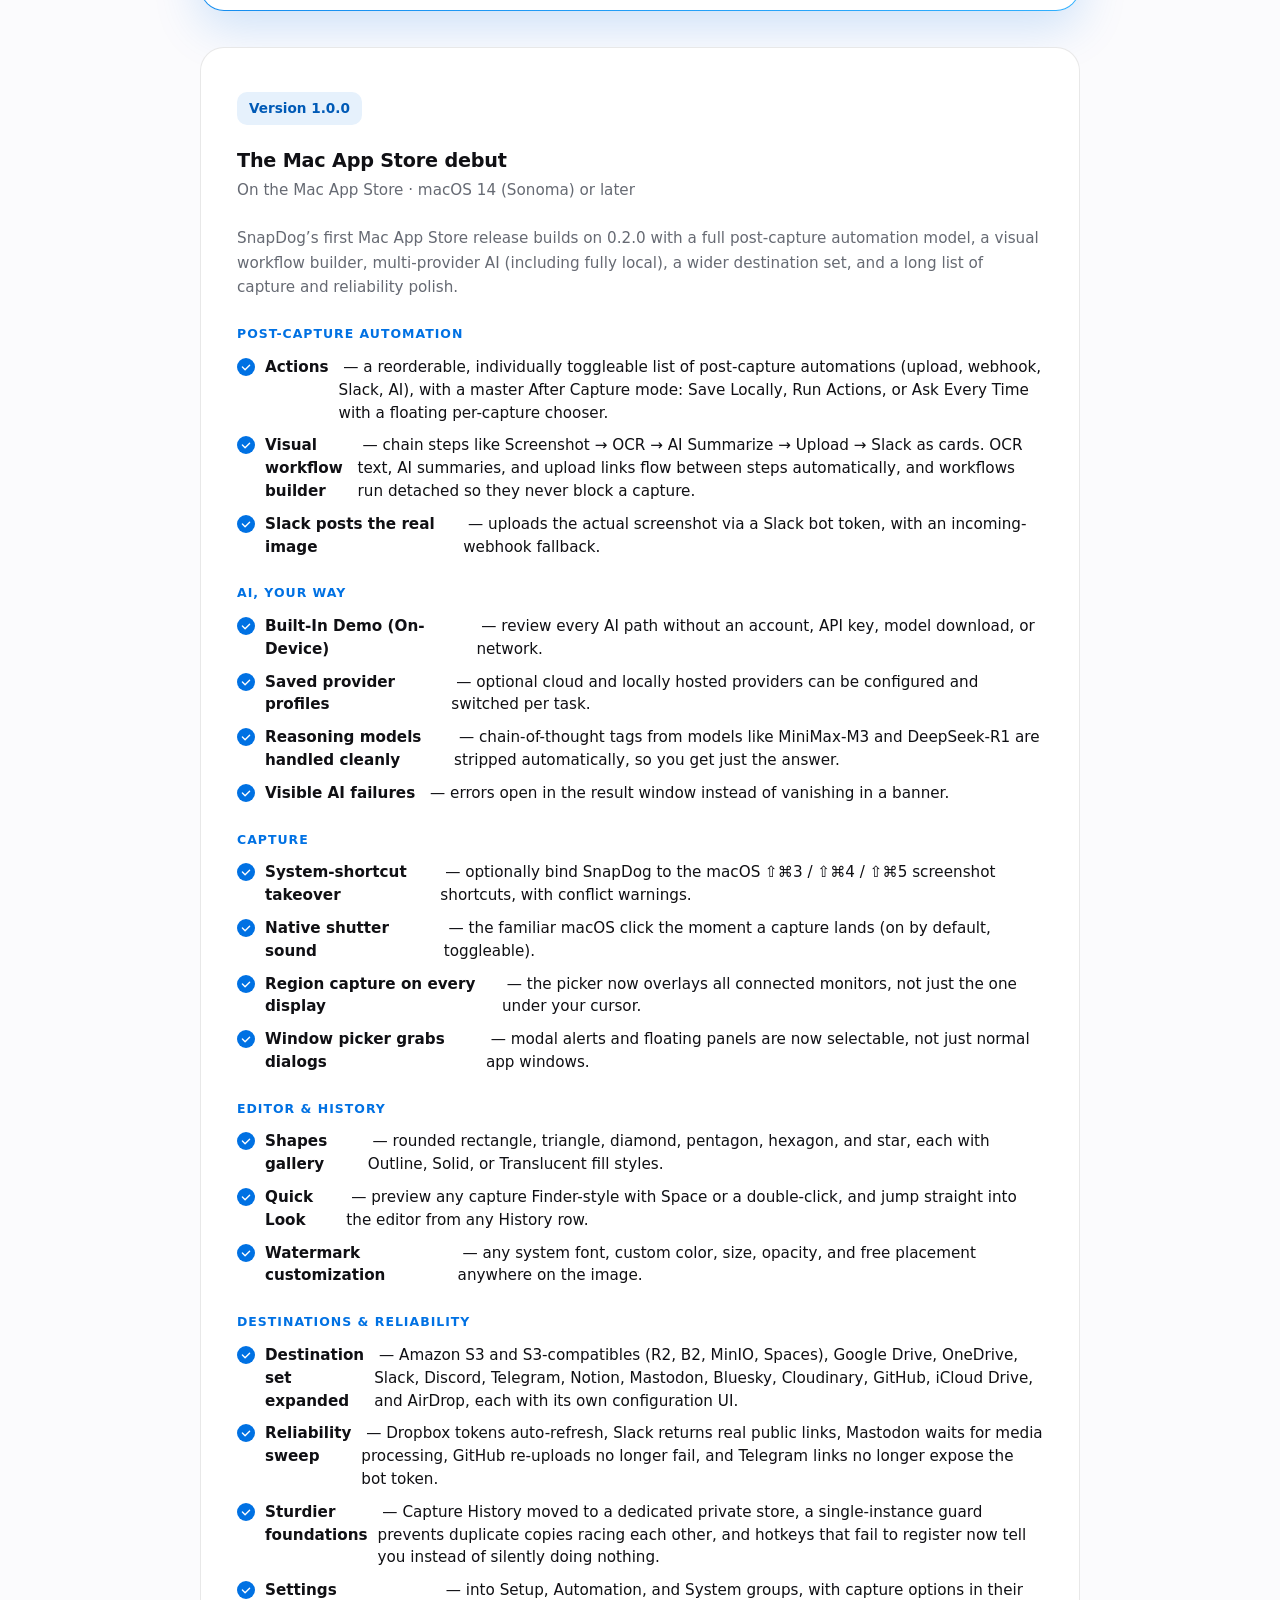
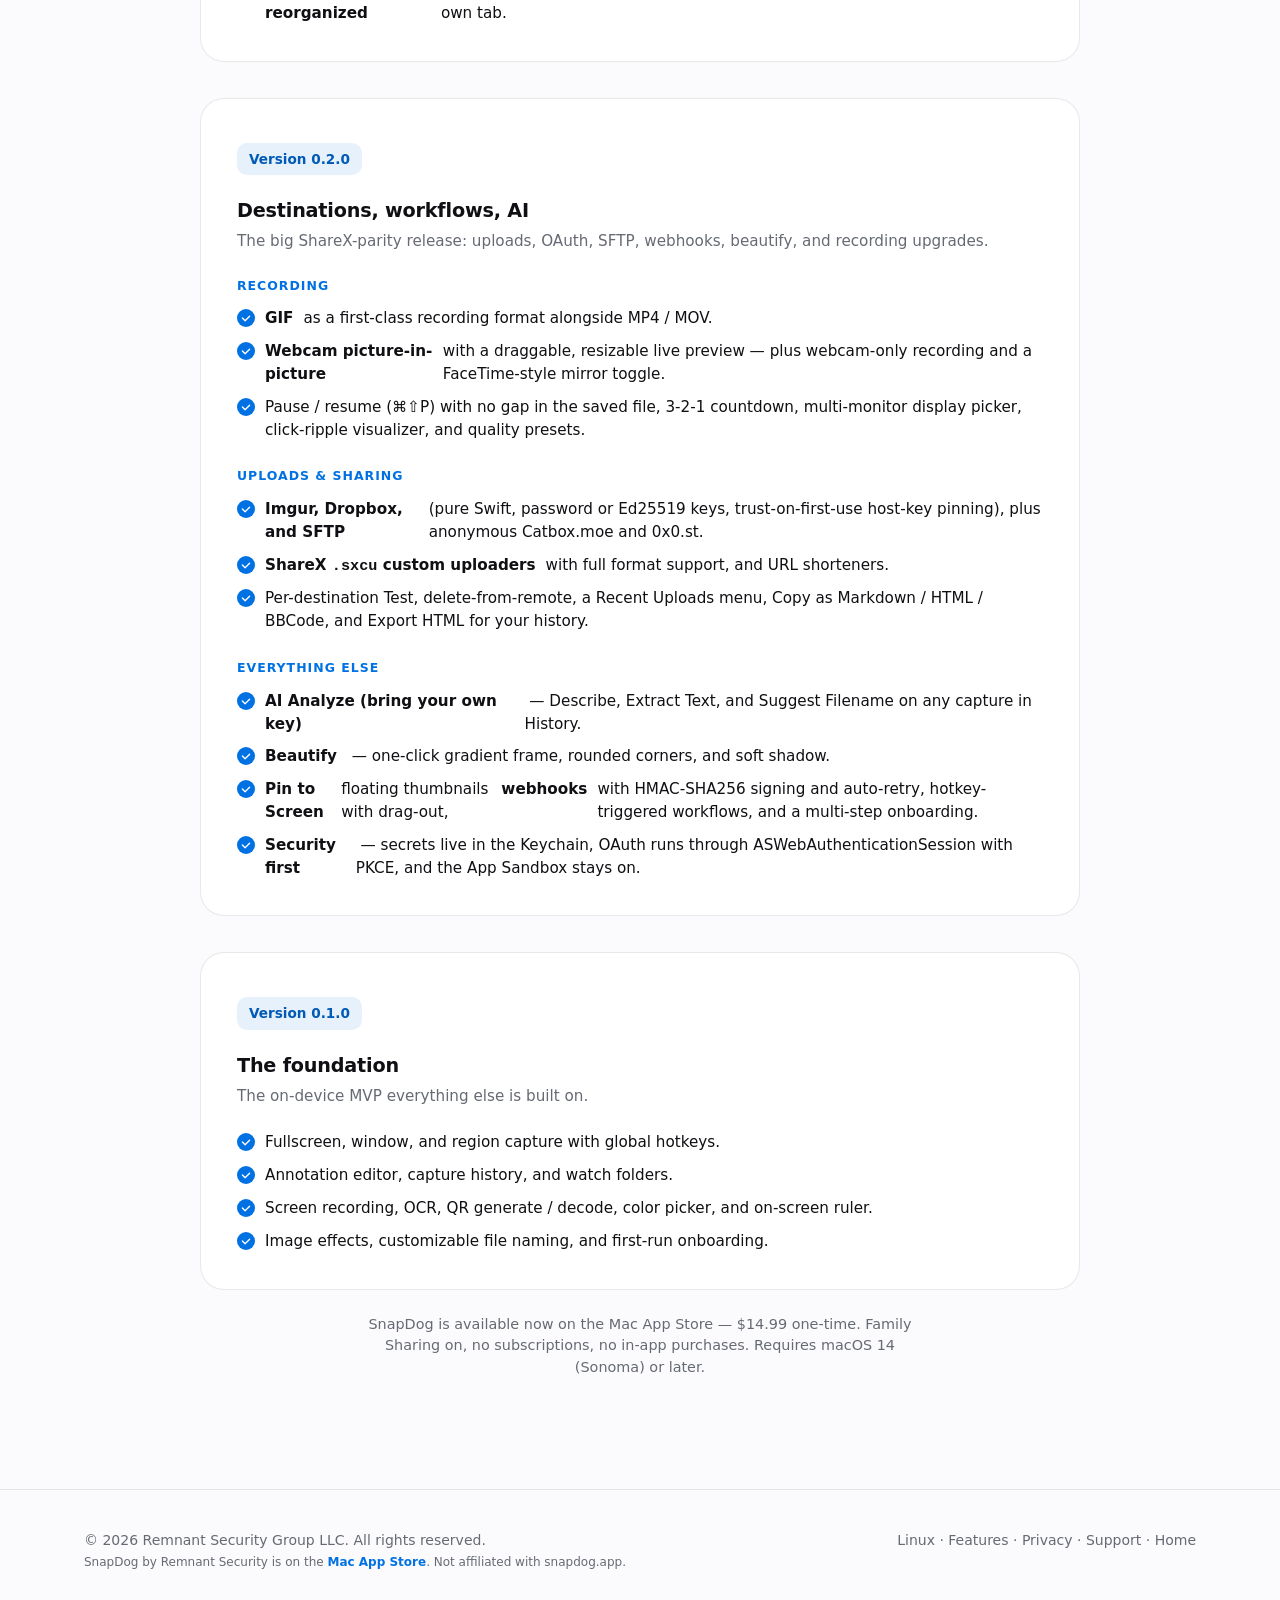
<file: changelog.html>
<!doctype html><html lang="en"><head><meta charset="utf-8"><meta name="viewport" content="width=device-width, initial-scale=1"><title>SnapDog Changelog — What's new in every release</title><meta name="description" content="What's new in SnapDog, the native macOS screen-capture app. Release-by-release highlights: capture, editor, recording, workflows, AI, and 19 upload destinations."><meta property="og:title" content="SnapDog Changelog — What's new in every release"><meta property="og:description" content="What's new in SnapDog, the native macOS screen-capture app. Release-by-release highlights: capture, editor, recording, workflows, AI, and 19 upload destinations."><meta property="og:type" content="website"><meta property="og:url" content="https://snapdog.remnantsecurity.com/changelog.html"><meta property="og:image" content="https://snapdog.remnantsecurity.com/og-card.png"><meta property="og:image:width" content="1024"><meta property="og:image:height" content="576"><meta property="og:image:alt" content="SnapDog for macOS: menu-bar capture menu, $14.99 once, no account, macOS 14+"><meta name="twitter:image" content="https://snapdog.remnantsecurity.com/og-card.png"><link rel="canonical" href="https://snapdog.remnantsecurity.com/changelog.html"><meta name="twitter:card" content="summary_large_image"><meta name="theme-color" content="#0071e3"><link rel="icon" type="image/png" sizes="32x32" href="/favicon-32.png"><link rel="icon" type="image/png" sizes="64x64" href="/favicon-64.png"><link rel="apple-touch-icon" href="/apple-touch-icon.png"><style>
:root{--accent:#0071e3;--accent2:#30b0ff;--dark:#07111f;--ink:#101014;--muted:#666a73;--bg:#fbfbfd;--card:#fff;--line:rgba(0,0,0,.09);--shadow:0 24px 70px rgba(0,0,0,.12);--radius:28px}*{box-sizing:border-box}html{scroll-behavior:smooth}body{margin:0;background:var(--bg);color:var(--ink);font-family:-apple-system,BlinkMacSystemFont,"SF Pro Display","Inter",system-ui,sans-serif;line-height:1.5;-webkit-font-smoothing:antialiased}a{color:inherit;text-decoration:none}.nav{position:sticky;top:0;z-index:50;background:rgba(251,251,253,.78);backdrop-filter:saturate(180%) blur(22px);border-bottom:1px solid var(--line)}.navin{max-width:1160px;margin:auto;padding:14px 24px;display:flex;align-items:center;justify-content:space-between}.brand{display:flex;align-items:center;gap:10px;font-weight:800}.mark{width:32px;height:32px;border-radius:10px;background:linear-gradient(135deg,var(--accent),var(--accent2));display:grid;place-items:center;color:white;box-shadow:0 10px 30px color-mix(in srgb,var(--accent) 35%,transparent)}.links{display:flex;gap:22px;color:var(--muted);font-size:14px}.pill{padding:10px 15px;border-radius:999px;background:#111;color:white;font-weight:700}.wrap{max-width:1160px;margin:auto;padding:0 24px}.miniHero{padding:72px 0 32px;background:radial-gradient(circle at 50% 0%,color-mix(in srgb,var(--accent) 18%,transparent),transparent 40%),linear-gradient(180deg,#fff,var(--bg));text-align:center}.miniHero h1{font-size:clamp(40px,6vw,72px);line-height:1;letter-spacing:-.05em;margin:0 0 14px}.miniHero h1 span{background:linear-gradient(135deg,#0071e3 0%,#30b0ff 100%);-webkit-background-clip:text;-webkit-text-fill-color:transparent;background-clip:text}.lead{font-size:20px;color:var(--muted);max-width:660px;margin:0 auto}.section{padding:48px 0 96px}.tierWrap{display:grid;grid-template-columns:minmax(0,420px);justify-content:center;margin-top:8px}.tier{position:relative;border:1px solid transparent;border-radius:24px;background:linear-gradient(#fff,#fff) padding-box,linear-gradient(135deg,#0071e3 0%,#30b0ff 100%) border-box;box-shadow:0 16px 48px rgba(0,113,227,.18);padding:44px 36px 36px;text-align:left}.tier .ribbon{position:absolute;top:-14px;left:50%;transform:translateX(-50%);background:linear-gradient(135deg,#0071e3 0%,#30b0ff 100%);color:#fff;font-size:.72rem;font-weight:700;letter-spacing:.06em;text-transform:uppercase;padding:6px 16px;border-radius:14px;box-shadow:0 4px 12px rgba(0,113,227,.35)}.tier h3{margin:0 0 4px;font-size:1.2rem;letter-spacing:-.01em}.priceTag{font-size:3rem;font-weight:800;letter-spacing:-.03em;margin:14px 0 6px}.priceTag small{font-size:1rem;color:var(--muted);font-weight:600;margin-left:6px}.period{color:var(--muted);font-size:.95rem;margin-bottom:24px}.intro{display:inline-block;background:color-mix(in srgb,var(--accent) 10%,white);color:color-mix(in srgb,var(--accent) 80%,black);padding:6px 12px;border-radius:10px;font-size:.85rem;font-weight:700;margin-bottom:22px}.tier ul{list-style:none;padding:0;display:grid;gap:10px;margin:0 0 28px}.tier li{display:flex;align-items:flex-start;gap:10px;font-size:.95rem;color:var(--ink);line-height:1.5}.tier li:before{content:"";width:18px;height:18px;flex-shrink:0;margin-top:2px;background:url("data:image/svg+xml,%3Csvg xmlns='http://www.w3.org/2000/svg' viewBox='0 0 20 20'%3E%3Ccircle cx='10' cy='10' r='10' fill='%230071e3'/%3E%3Cpath d='M6 10l3 3 5-5' stroke='white' stroke-width='1.5' fill='none' stroke-linecap='round' stroke-linejoin='round'/%3E%3C/svg%3E") no-repeat center;background-size:contain}.buy{display:block;text-align:center;background:linear-gradient(180deg,#0080ff 0%,#0071e3 100%);color:#fff;padding:14px;border-radius:14px;font-weight:700;font-size:1rem;box-shadow:0 4px 16px rgba(0,113,227,.30),inset 0 1px 0 rgba(255,255,255,.25);transition:filter .2s,transform .2s,box-shadow .2s}.buy:hover{filter:brightness(1.05);transform:translateY(-1px);box-shadow:0 10px 28px rgba(0,113,227,.40),inset 0 1px 0 rgba(255,255,255,.30)}.fineprint{text-align:center;color:var(--muted);font-size:.9rem;margin-top:24px;max-width:560px;margin-left:auto;margin-right:auto}.faq{margin-top:64px}.faq h2{font-size:clamp(28px,4vw,40px);letter-spacing:-.025em;margin:0 0 24px;text-align:center}.faqGrid{display:grid;grid-template-columns:repeat(2,1fr);gap:16px;max-width:880px;margin:0 auto}.faqItem{background:var(--card);border:1px solid var(--line);border-radius:18px;padding:22px}.faqItem h3{margin:0 0 8px;font-size:1.02rem;letter-spacing:-.01em}.faqItem p{margin:0;color:var(--muted);font-size:.95rem;line-height:1.55}.footer{padding:40px 0;color:var(--muted);font-size:14px;border-top:1px solid var(--line)}.footerin{display:flex;justify-content:space-between;gap:20px;flex-wrap:wrap}@media(max-width:768px){.links{display:none}.faqGrid{grid-template-columns:1fr}.tier{padding:36px 24px 30px}.priceTag{font-size:2.4rem}}
/* Phone layout: keep site navigation reachable, and give links real tap targets. */@media(max-width:768px){.navin{flex-wrap:wrap;row-gap:2px}.links{display:flex!important;order:3;width:100%;gap:2px;overflow-x:auto;scrollbar-width:none;-webkit-overflow-scrolling:touch;margin:0 -10px}.links::-webkit-scrollbar{display:none}.links a{flex:none;padding:10px;font-size:15px;white-space:nowrap}footer a{display:inline-block;padding:10px 2px}.tier{min-width:0;overflow-wrap:anywhere}}
.brand .logo{display:block;width:36px;height:36px;border-radius:9px}</style><style>
    /* Mobile-only note beside Mac App Store buttons. Hidden on desktop. */
    .mac-app-cta { display: contents; }
    .mac-app-note { display: none; }
    @media (max-width: 768px) {
      .mac-app-note {
        display: block;
        box-sizing: border-box;
        width: 100%;
        max-width: 36em;
        margin: 8px 0 0;
        padding: 10px 12px;
        border: 1px solid var(--line);
        border-radius: 10px;
        background: var(--card, #fff);
        color: var(--ink);
        font-size: 13px;
        font-weight: 500;
        line-height: 1.45;
        text-align: left;
      }
      .mac-app-note a {
        color: var(--accent, #0071e3);
        font-weight: 700;
        text-decoration: underline;
        text-underline-offset: 2px;
      }
      .navin > .mac-app-note {
        flex: 1 0 100%;
        order: 2;
        max-width: none;
        margin: 6px 0 4px;
      }
      .miniHero .mac-app-note,
      .cta-row .mac-app-note,
      .actions .mac-app-note {
        flex: 1 0 100%;
      }
    }
</style>
</head><body><nav class="nav"><div class="navin"><a class="brand" href="/"><img class="logo" src="/logo-108.png" alt="" width="36" height="36">SnapDog</a><div class="links"><a href="/features.html">Features</a><a href="/linux.html">Linux</a><a href="/pricing.html">Pricing</a><a href="/changelog.html">Changelog</a><a href="/privacy.html">Privacy</a><a href="/support.html">Support</a></div><a class="pill" href="https://apps.apple.com/app/snapdog-capture-annotate/id6783121166?mt=12&amp;ct=EXP-20261019-SNAPDOG-SITE-01" target="_blank" rel="noopener">Mac App Store</a><span class="mac-app-note">This is a Mac app. Open this page on your Mac to download. <a href="mailto:?subject=SnapDog%20%E2%80%94%20Mac%20App%20Store%20link&amp;body=This%20is%20a%20Mac%20app%2E%20Open%20this%20link%20on%20your%20Mac%20to%20download%3A%0A%0Ahttps%3A%2F%2Fapps%2Eapple%2Ecom%2Fapp%2Fsnapdog-capture-annotate%2Fid6783121166%3Fmt%3D12%26ct%3DEXP-20261019-SNAPDOG-SITE-01">Email me the link</a></span></div></nav><main><section class="miniHero"><div class="wrap"><h1>What&rsquo;s new in <span>SnapDog</span></h1><p class="lead">Mac releases and measured Linux development updates — capture, recording, automation, and the fixes in between. Newest first.</p></div></section><section class="section"><div class="wrap"><div style="max-width:880px;margin:0 auto;display:grid;gap:36px"><article class="tier" id="linux-0258" style="background:var(--card);border:1px solid var(--line);box-shadow:none"><span class="intro">Linux development · 0.2.58</span><h3>Window capture passes on Omarchy</h3><div class="period">Tested 22 October 2026 · Wayland and Hyprland · one 1920 × 1080 display</div><p>The installed Linux build selected a real terminal through its window picker, saved a clean PNG, and opened it in the editor. We decoded and visually inspected the file; the picker and command menu were absent from its pixels.</p><ul><li>The picker now occupies the full display, so clicks reach the window they point to.</li><li>SnapDog crops the selected window from the pre-picker frame, avoiding compositor fade artifacts.</li><li>The Arch package passed installed smoke, 111 Linux tests, and package integrity checks. DEB and RPM archives were verified but have not been live-installed.</li></ul><p style="margin-bottom:0"><a href="/linux.html" style="color:var(--accent);font-weight:700">See the image and full test status →</a></p></article><article class="tier"><span class="ribbon">Latest · Version 1.1.0</span><h3>Recording you can trust at any resolution</h3><div class="period">On the Mac App Store · macOS 14 (Sonoma) or later</div><p style="margin:0 0 6px;color:var(--muted);font-size:.95rem;line-height:1.6">Recording quality stops being a guess. High-resolution displays no longer fall back to an encoder configuration your Mac can&rsquo;t prepare, and the interface and the macOS permission prompts are translated.</p><h4 style="margin:26px 0 12px;font-size:.78rem;font-weight:700;letter-spacing:.08em;text-transform:uppercase;color:var(--accent)">Recording</h4><ul style="margin-bottom:0"><li><strong>Recording mode</strong>&nbsp;— pick Automatic, Compatible 4K, Native HEVC, or Professional ProRes. Each one couples resolution, codec, and container so a capture can&rsquo;t land on a combination the hardware won&rsquo;t encode.</li><li><strong>Recordings above 4K just work</strong>&nbsp;— the canvas is scaled to an encoder-safe size instead of failing, and Native HEVC records your display&rsquo;s true resolution wherever the hardware supports it.</li><li><strong>Honest dimensions</strong>&nbsp;— History and Recent Captures read the real pixel size from the finished file, so a codec transform or an imported clip can&rsquo;t leave the ledger wrong.</li></ul><h4 style="margin:26px 0 12px;font-size:.78rem;font-weight:700;letter-spacing:.08em;text-transform:uppercase;color:var(--accent)">Localization</h4><ul style="margin-bottom:0"><li><strong>13 languages</strong>&nbsp;— Arabic, Simplified and Traditional Chinese, Dutch, French, German, Italian, Japanese, Korean, Brazilian Portuguese, Russian, Spanish, and English.</li><li><strong>System dialogs too</strong>&nbsp;— the camera, microphone, screen-recording, and speech-recognition permission prompts are translated, not just the app&rsquo;s own windows.</li><li><strong>Correct plurals</strong>&nbsp;— counts read naturally in every language instead of gluing an English &ldquo;s&rdquo; onto a translated word.</li></ul></article><article class="tier" style="background:var(--card);border:1px solid var(--line);box-shadow:none"><span class="intro">Version 1.0.0</span><h3>The Mac App Store debut</h3><div class="period">On the Mac App Store · macOS 14 (Sonoma) or later</div><p style="margin:0 0 6px;color:var(--muted);font-size:.95rem;line-height:1.6">SnapDog&rsquo;s first Mac App Store release builds on 0.2.0 with a full post-capture automation model, a visual workflow builder, multi-provider AI (including fully local), a wider destination set, and a long list of capture and reliability polish.</p><h4 style="margin:26px 0 12px;font-size:.78rem;font-weight:700;letter-spacing:.08em;text-transform:uppercase;color:var(--accent)">Post-capture automation</h4><ul style="margin-bottom:0"><li><strong>Actions</strong>&nbsp;— a reorderable, individually toggleable list of post-capture automations (upload, webhook, Slack, AI), with a master After Capture mode: Save Locally, Run Actions, or Ask Every Time with a floating per-capture chooser.</li><li><strong>Visual workflow builder</strong>&nbsp;— chain steps like Screenshot → OCR → AI Summarize → Upload → Slack as cards. OCR text, AI summaries, and upload links flow between steps automatically, and workflows run detached so they never block a capture.</li><li><strong>Slack posts the real image</strong>&nbsp;— uploads the actual screenshot via a Slack bot token, with an incoming-webhook fallback.</li></ul><h4 style="margin:26px 0 12px;font-size:.78rem;font-weight:700;letter-spacing:.08em;text-transform:uppercase;color:var(--accent)">AI, your way</h4><ul style="margin-bottom:0"><li><strong>Built-In Demo (On-Device)</strong>&nbsp;— review every AI path without an account, API key, model download, or network.</li><li><strong>Saved provider profiles</strong>&nbsp;— optional cloud and locally hosted providers can be configured and switched per task.</li><li><strong>Reasoning models handled cleanly</strong>&nbsp;— chain-of-thought tags from models like MiniMax-M3 and DeepSeek-R1 are stripped automatically, so you get just the answer.</li><li><strong>Visible AI failures</strong>&nbsp;— errors open in the result window instead of vanishing in a banner.</li></ul><h4 style="margin:26px 0 12px;font-size:.78rem;font-weight:700;letter-spacing:.08em;text-transform:uppercase;color:var(--accent)">Capture</h4><ul style="margin-bottom:0"><li><strong>System-shortcut takeover</strong>&nbsp;— optionally bind SnapDog to the macOS ⇧⌘3 / ⇧⌘4 / ⇧⌘5 screenshot shortcuts, with conflict warnings.</li><li><strong>Native shutter sound</strong>&nbsp;— the familiar macOS click the moment a capture lands (on by default, toggleable).</li><li><strong>Region capture on every display</strong>&nbsp;— the picker now overlays all connected monitors, not just the one under your cursor.</li><li><strong>Window picker grabs dialogs</strong>&nbsp;— modal alerts and floating panels are now selectable, not just normal app windows.</li></ul><h4 style="margin:26px 0 12px;font-size:.78rem;font-weight:700;letter-spacing:.08em;text-transform:uppercase;color:var(--accent)">Editor &amp; History</h4><ul style="margin-bottom:0"><li><strong>Shapes gallery</strong>&nbsp;— rounded rectangle, triangle, diamond, pentagon, hexagon, and star, each with Outline, Solid, or Translucent fill styles.</li><li><strong>Quick Look</strong>&nbsp;— preview any capture Finder-style with Space or a double-click, and jump straight into the editor from any History row.</li><li><strong>Watermark customization</strong>&nbsp;— any system font, custom color, size, opacity, and free placement anywhere on the image.</li></ul><h4 style="margin:26px 0 12px;font-size:.78rem;font-weight:700;letter-spacing:.08em;text-transform:uppercase;color:var(--accent)">Destinations &amp; reliability</h4><ul style="margin-bottom:0"><li><strong>Destination set expanded</strong>&nbsp;— Amazon S3 and S3-compatibles (R2, B2, MinIO, Spaces), Google Drive, OneDrive, Slack, Discord, Telegram, Notion, Mastodon, Bluesky, Cloudinary, GitHub, iCloud Drive, and AirDrop, each with its own configuration UI.</li><li><strong>Reliability sweep</strong>&nbsp;— Dropbox tokens auto-refresh, Slack returns real public links, Mastodon waits for media processing, GitHub re-uploads no longer fail, and Telegram links no longer expose the bot token.</li><li><strong>Sturdier foundations</strong>&nbsp;— Capture History moved to a dedicated private store, a single-instance guard prevents duplicate copies racing each other, and hotkeys that fail to register now tell you instead of silently doing nothing.</li><li><strong>Settings reorganized</strong>&nbsp;— into Setup, Automation, and System groups, with capture options in their own tab.</li></ul></article><article class="tier" style="background:var(--card);border:1px solid var(--line);box-shadow:none"><span class="intro">Version 0.2.0</span><h3>Destinations, workflows, AI</h3><div class="period">The big ShareX-parity release: uploads, OAuth, SFTP, webhooks, beautify, and recording upgrades.</div><h4 style="margin:4px 0 12px;font-size:.78rem;font-weight:700;letter-spacing:.08em;text-transform:uppercase;color:var(--accent)">Recording</h4><ul style="margin-bottom:0"><li><strong>GIF</strong> as a first-class recording format alongside MP4 / MOV.</li><li><strong>Webcam picture-in-picture</strong> with a draggable, resizable live preview — plus webcam-only recording and a FaceTime-style mirror toggle.</li><li>Pause / resume (⌘⇧P) with no gap in the saved file, 3-2-1 countdown, multi-monitor display picker, click-ripple visualizer, and quality presets.</li></ul><h4 style="margin:26px 0 12px;font-size:.78rem;font-weight:700;letter-spacing:.08em;text-transform:uppercase;color:var(--accent)">Uploads &amp; sharing</h4><ul style="margin-bottom:0"><li><strong>Imgur, Dropbox, and SFTP</strong> (pure Swift, password or Ed25519 keys, trust-on-first-use host-key pinning), plus anonymous Catbox.moe and 0x0.st.</li><li><strong>ShareX <code>.sxcu</code> custom uploaders</strong> with full format support, and URL shorteners.</li><li>Per-destination Test, delete-from-remote, a Recent Uploads menu, Copy as Markdown / HTML / BBCode, and Export HTML for your history.</li></ul><h4 style="margin:26px 0 12px;font-size:.78rem;font-weight:700;letter-spacing:.08em;text-transform:uppercase;color:var(--accent)">Everything else</h4><ul style="margin-bottom:0"><li><strong>AI Analyze (bring your own key)</strong>&nbsp;— Describe, Extract Text, and Suggest Filename on any capture in History.</li><li><strong>Beautify</strong>&nbsp;— one-click gradient frame, rounded corners, and soft shadow.</li><li><strong>Pin to Screen</strong> floating thumbnails with drag-out, <strong>webhooks</strong> with HMAC-SHA256 signing and auto-retry, hotkey-triggered workflows, and a multi-step onboarding.</li><li><strong>Security first</strong>&nbsp;— secrets live in the Keychain, OAuth runs through ASWebAuthenticationSession with PKCE, and the App Sandbox stays on.</li></ul></article><article class="tier" style="background:var(--card);border:1px solid var(--line);box-shadow:none"><span class="intro">Version 0.1.0</span><h3>The foundation</h3><div class="period">The on-device MVP everything else is built on.</div><ul style="margin-bottom:0"><li>Fullscreen, window, and region capture with global hotkeys.</li><li>Annotation editor, capture history, and watch folders.</li><li>Screen recording, OCR, QR generate / decode, color picker, and on-screen ruler.</li><li>Image effects, customizable file naming, and first-run onboarding.</li></ul></article></div><p class="fineprint">SnapDog is available now on the Mac App Store — $14.99 one-time. Family Sharing on, no subscriptions, no in-app purchases. Requires macOS 14 (Sonoma) or later.</p></div></section></main><footer class="footer"><div class="wrap footerin"><div>© 2026 <a href="https://remnantsecurity.com" target="_blank">Remnant Security Group LLC</a>. All rights reserved.<br><span style="font-size:12px">SnapDog by Remnant Security is on the <a href="https://apps.apple.com/us/app/snapdog-capture-annotate/id6783121166?mt=12&amp;ct=EXP-20261019-SNAPDOG-SITE-01" target="_blank" rel="noopener" style="color:var(--accent);font-weight:600">Mac App Store</a>. Not affiliated with snapdog.app.</span></div><div><a href="/linux.html">Linux</a> · <a href="/features.html">Features</a> · <a href="/privacy.html">Privacy</a> · <a href="/support.html">Support</a> · <a href="/">Home</a></div></div></footer><script src="/ct.js" data-fallback-ct="EXP-20261019-SNAPDOG-SITE-01"></script><script src="/posthog.js"></script></body></html>
</file>
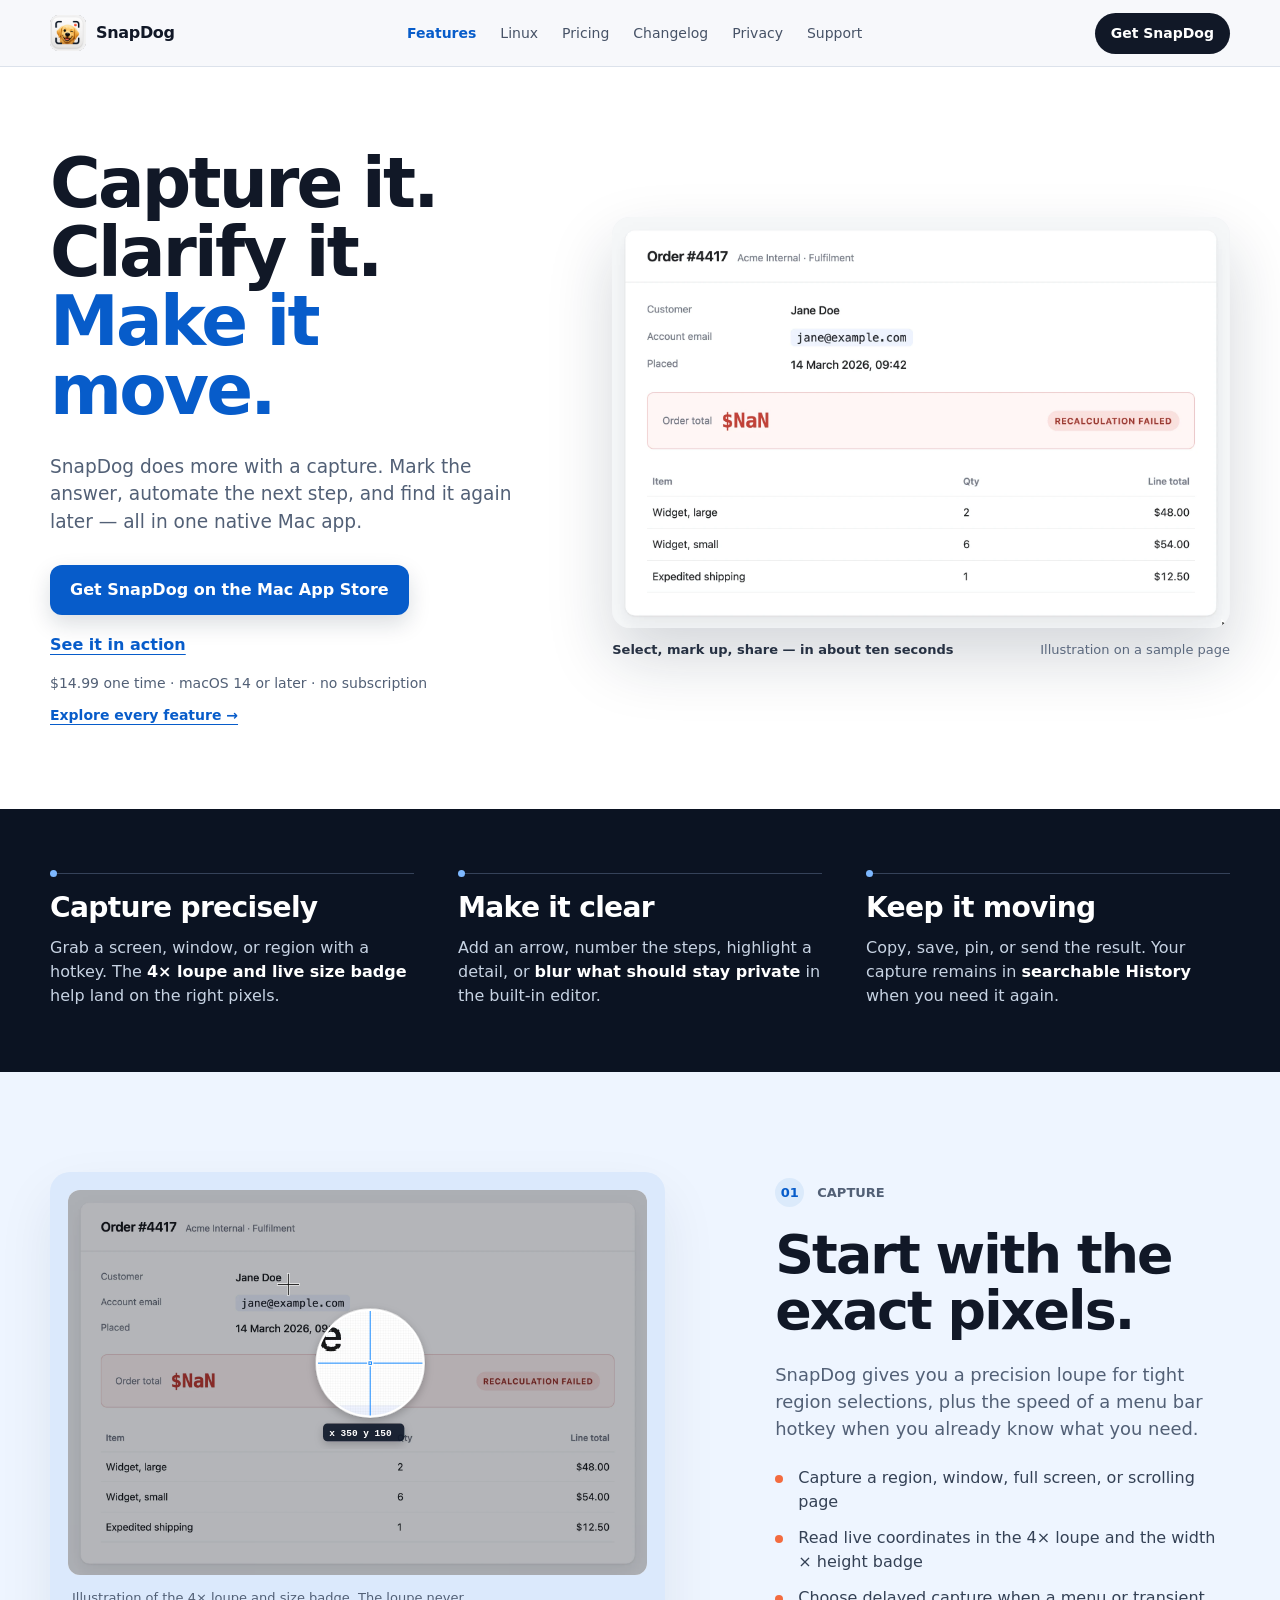
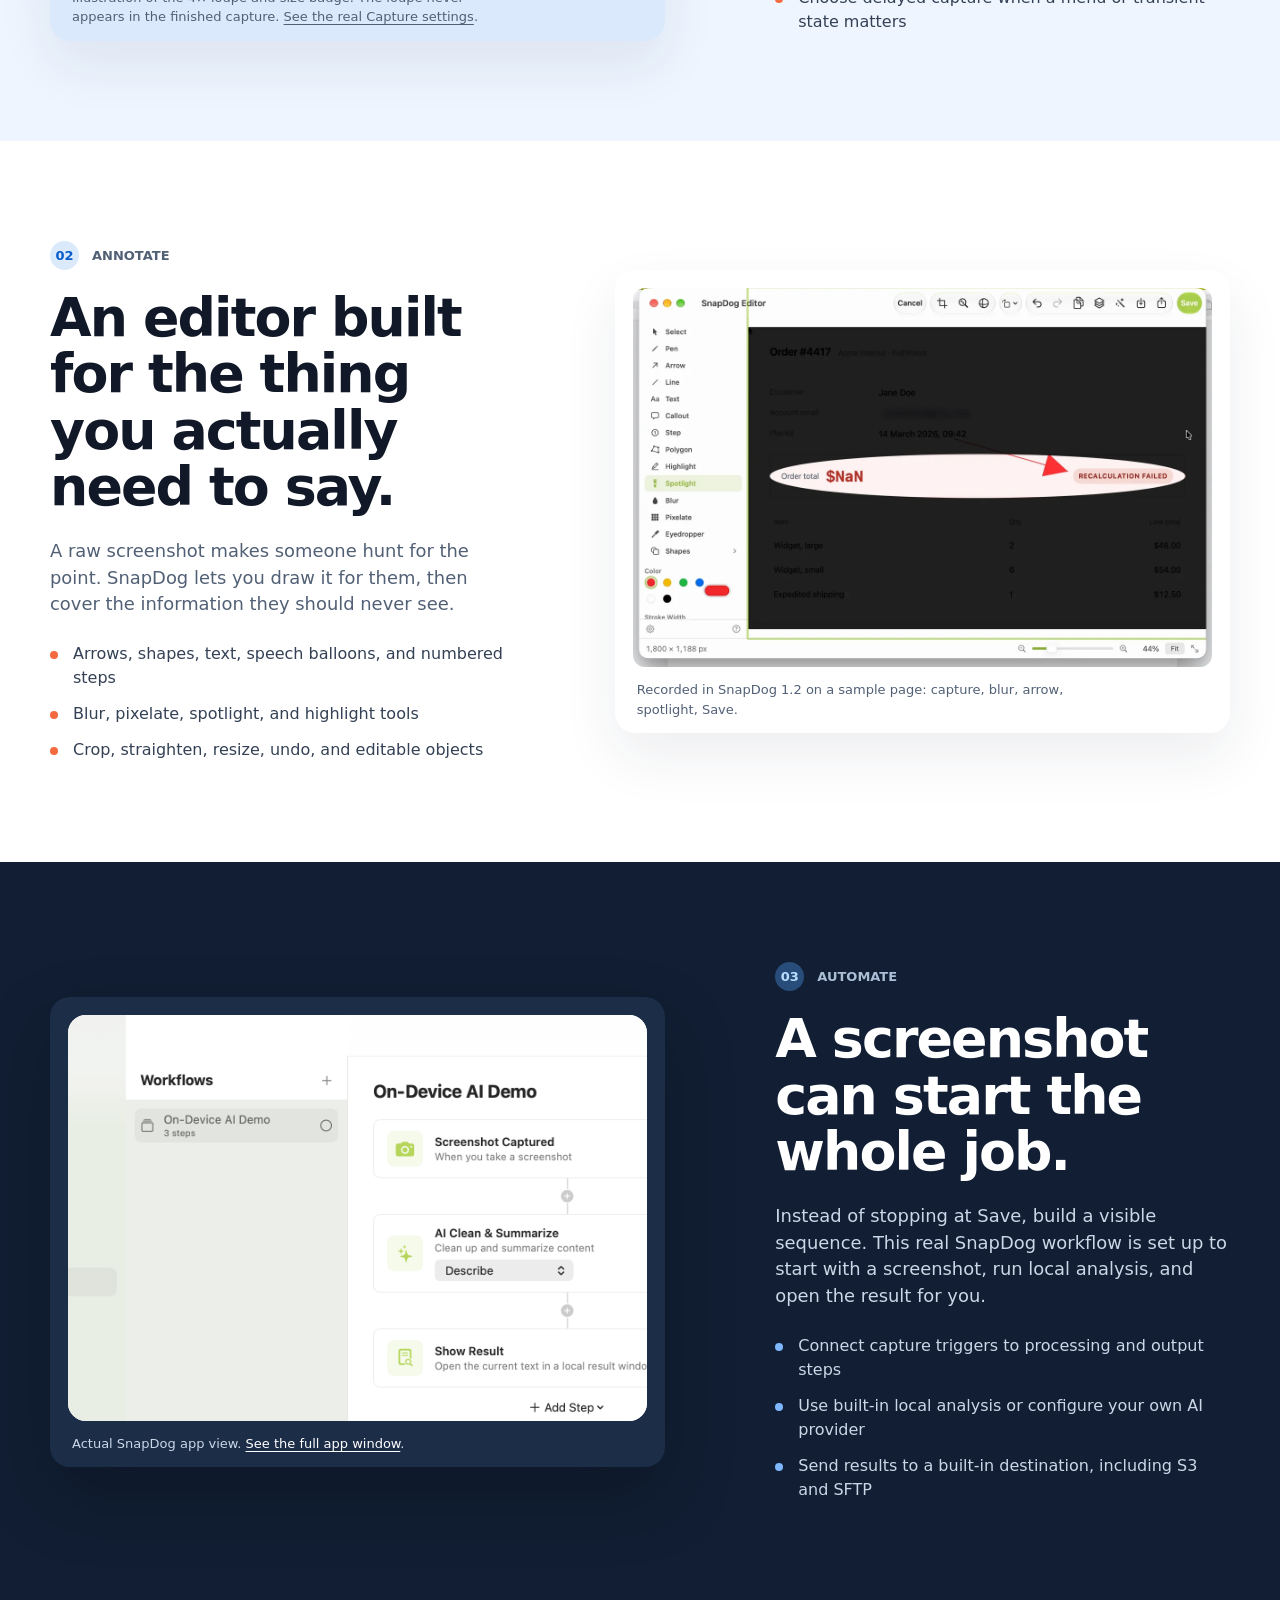
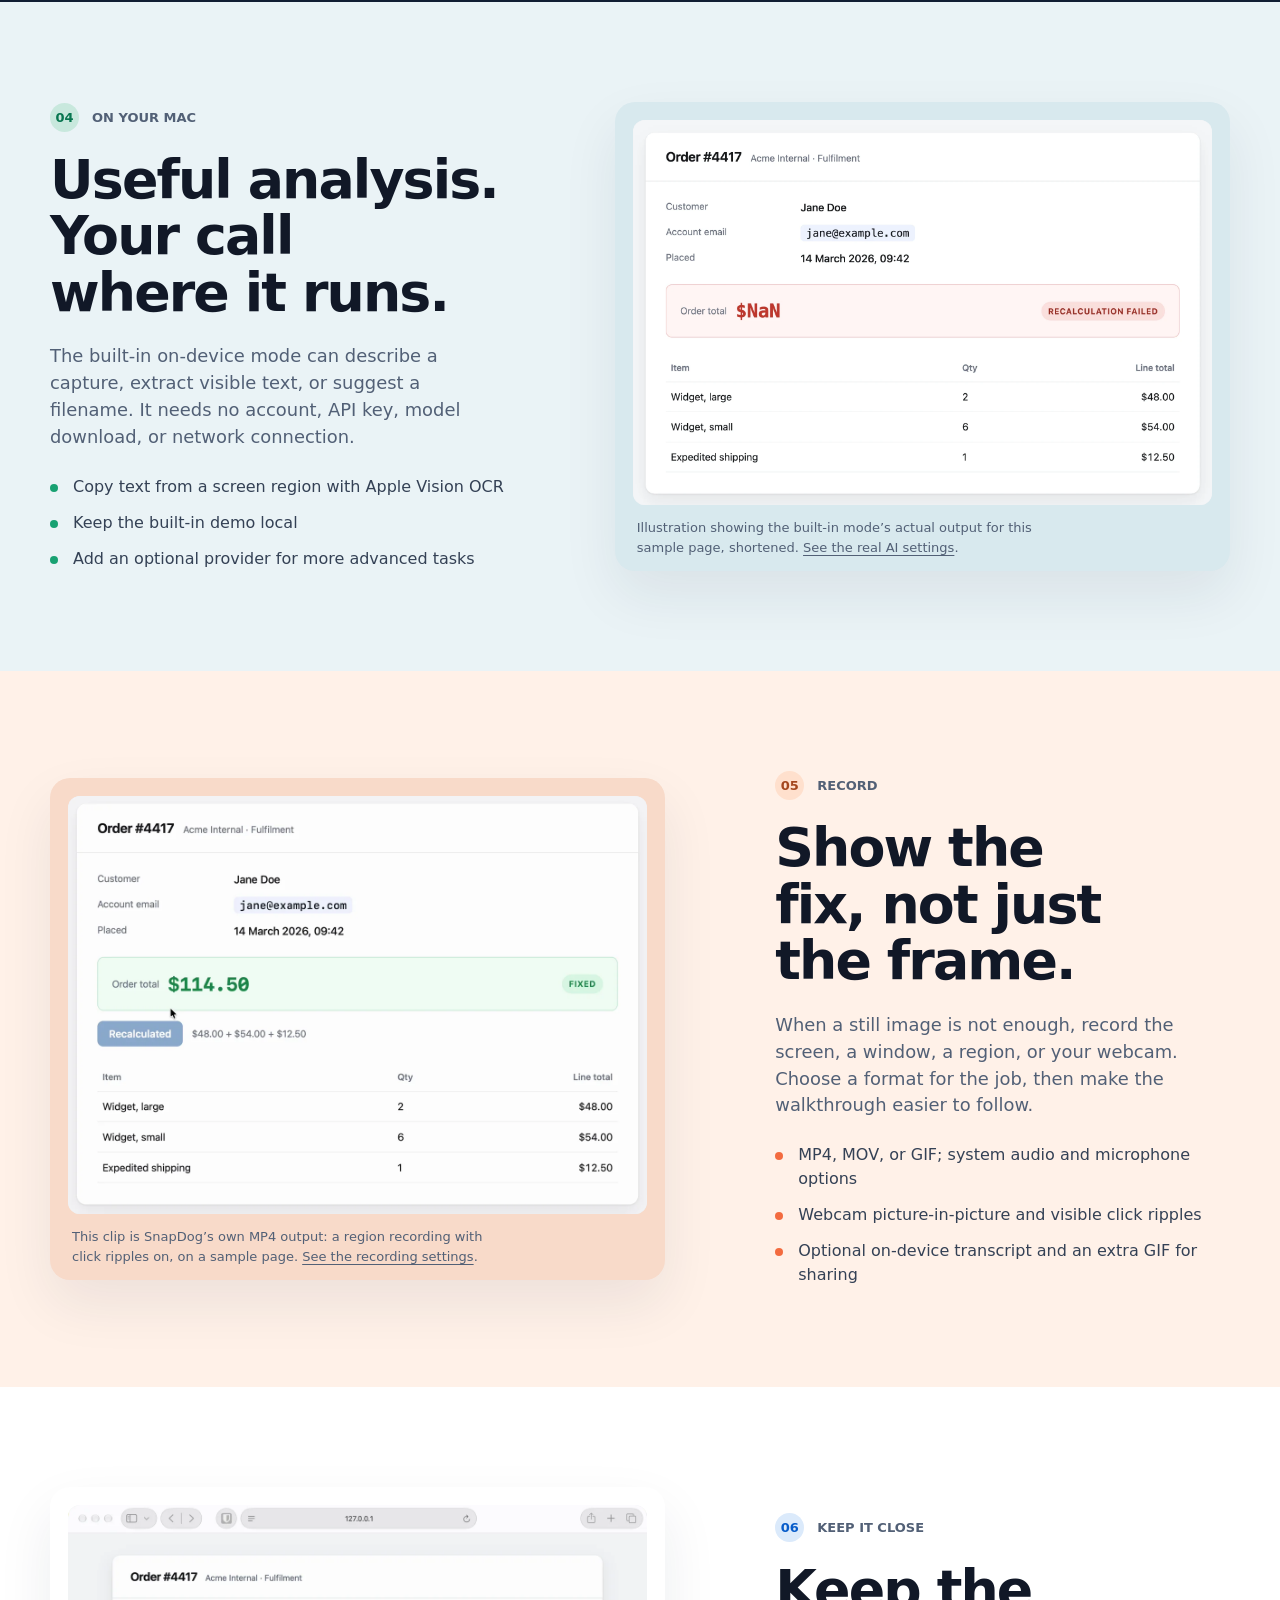
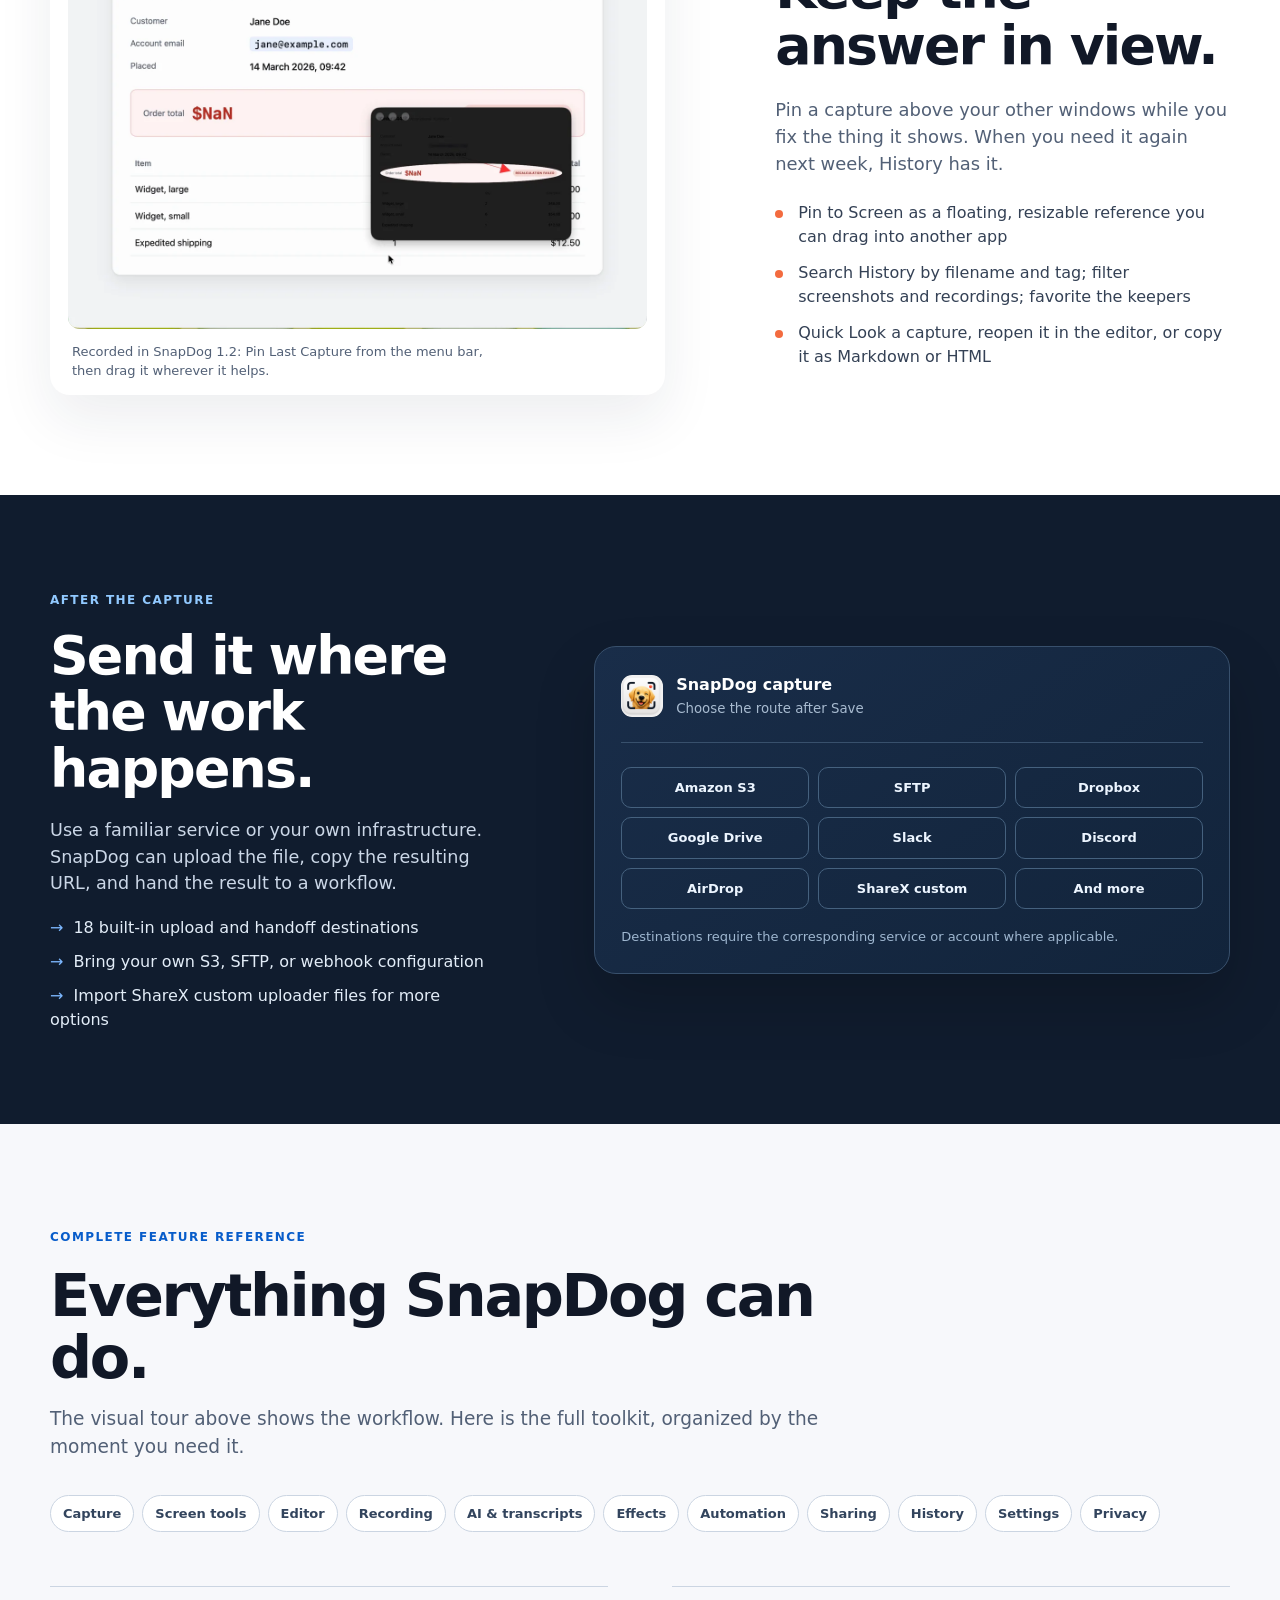
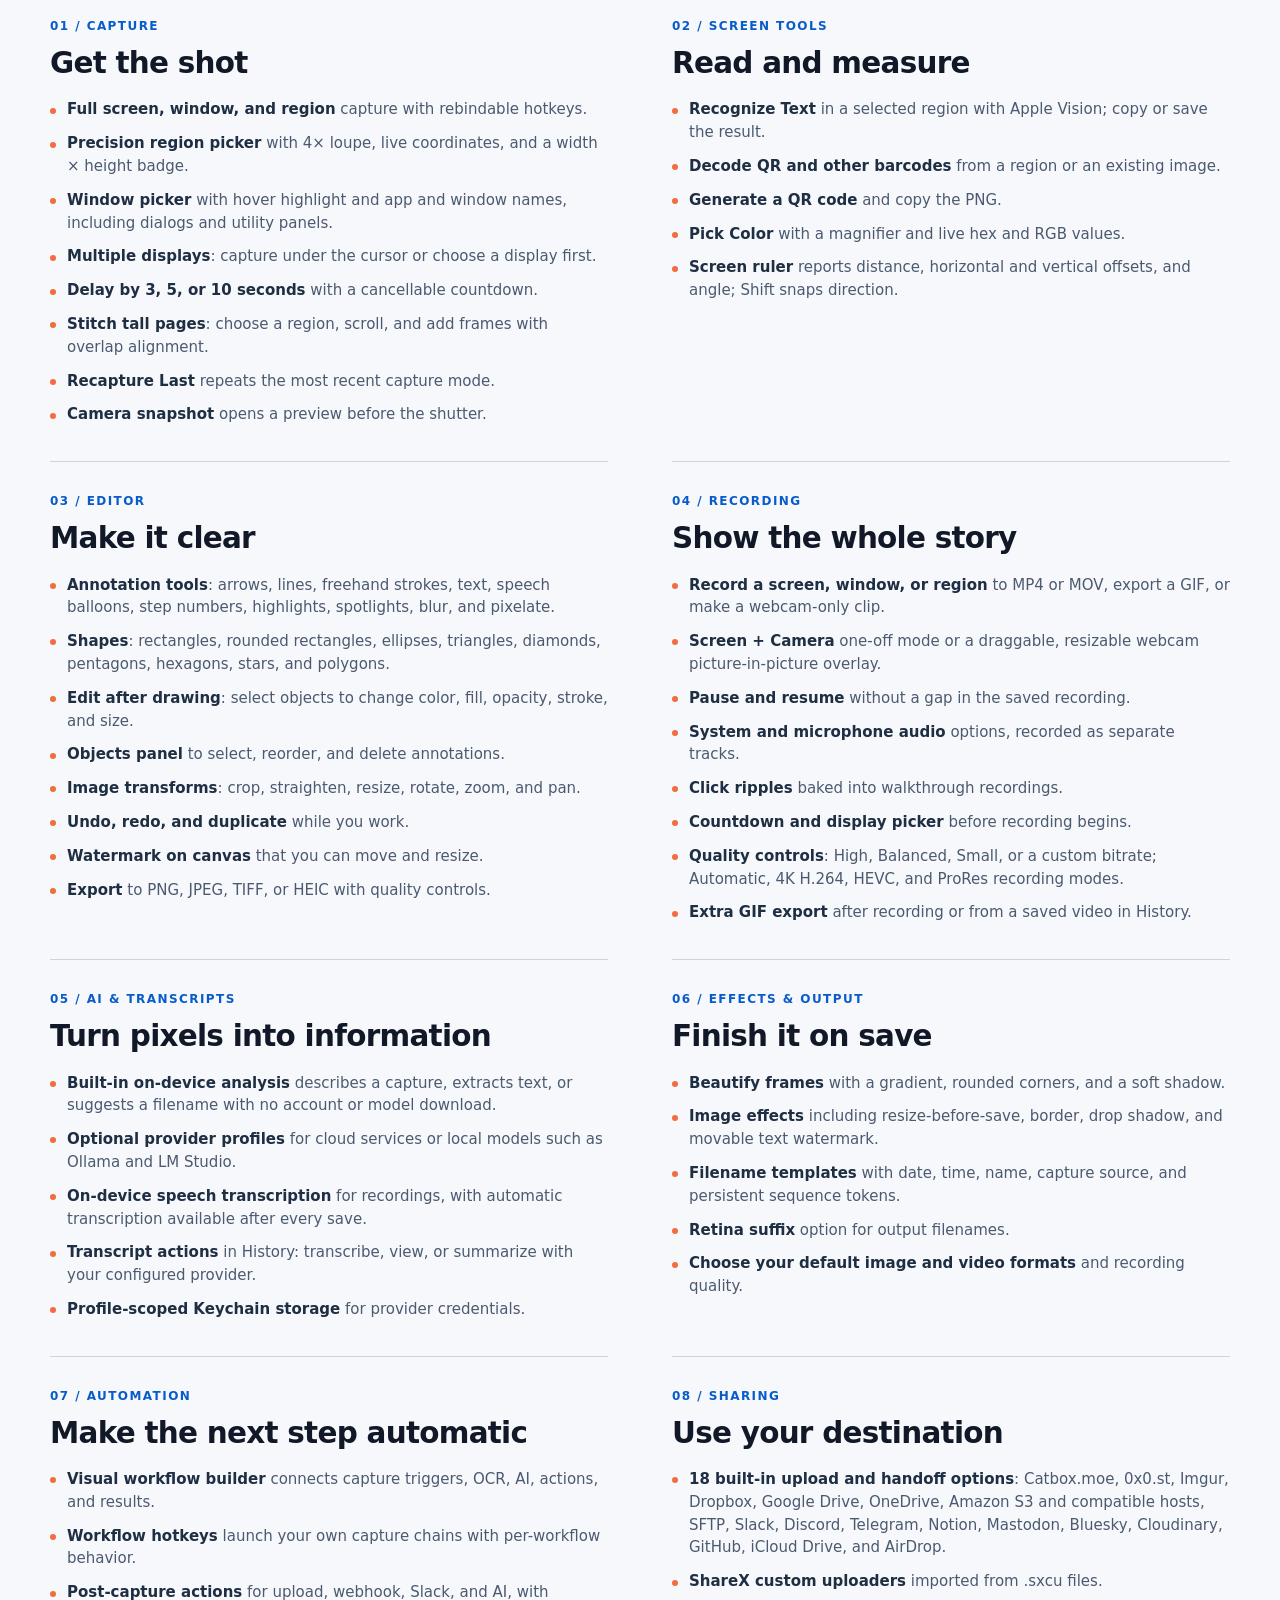
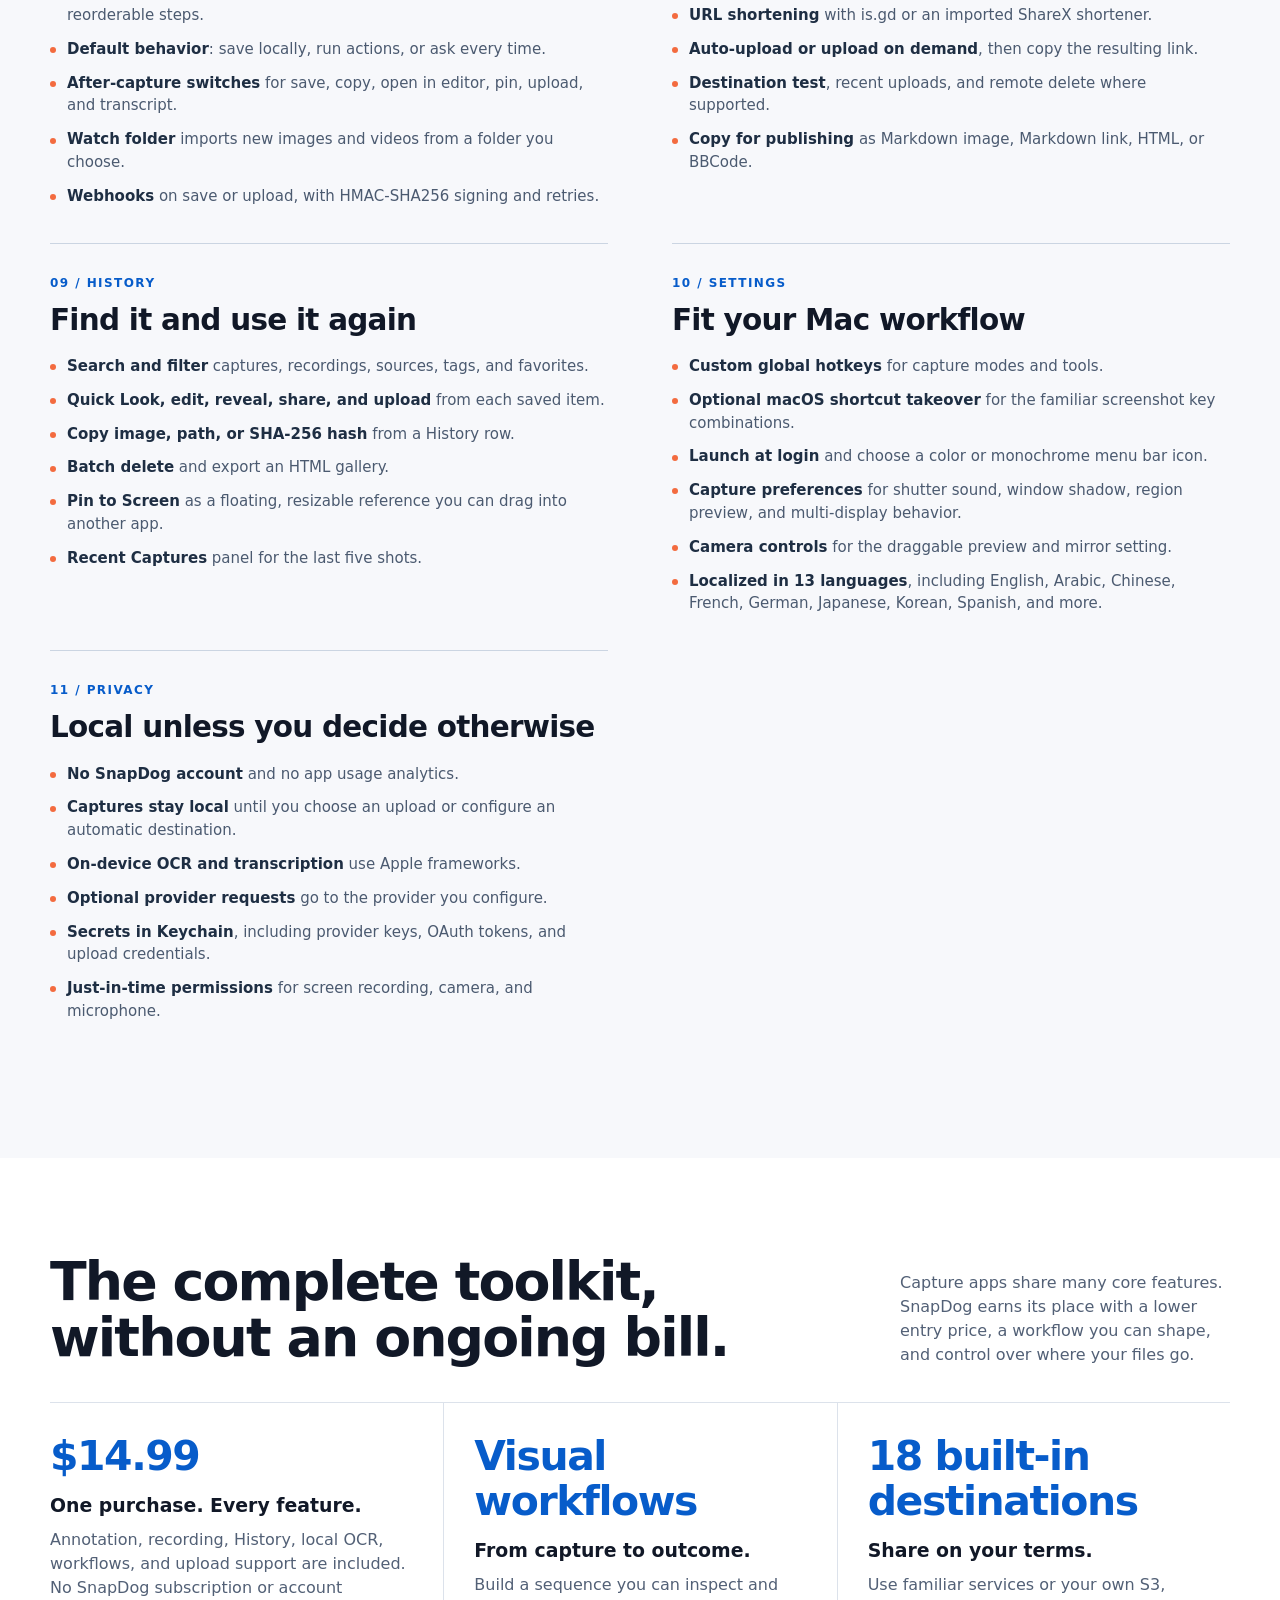
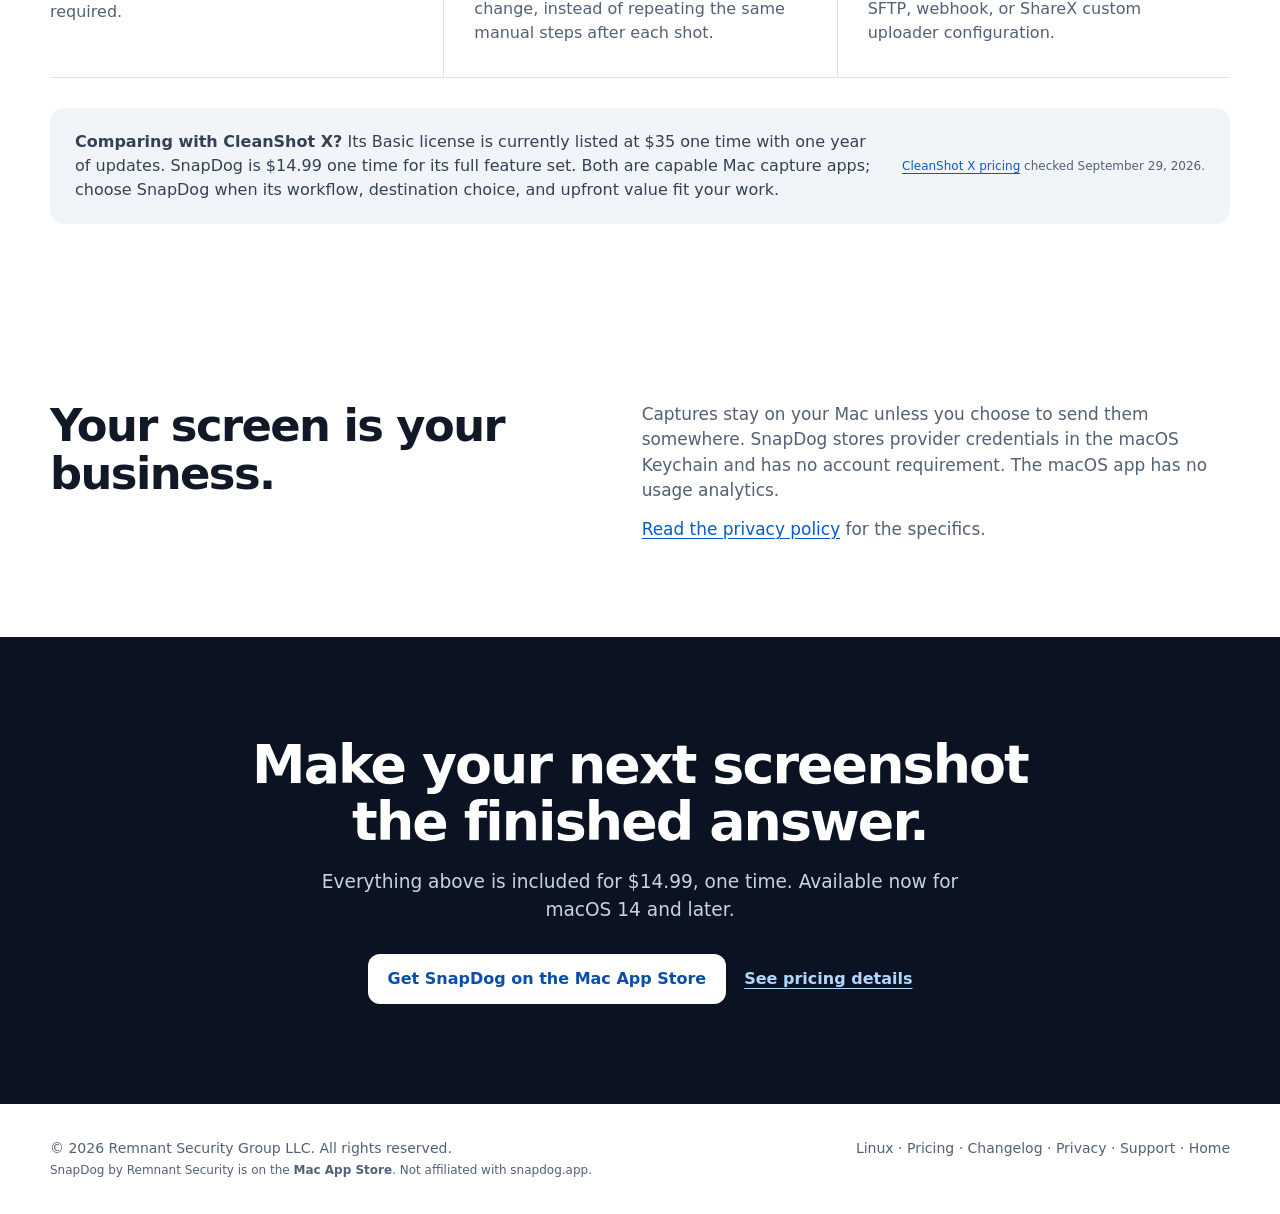
<file: features.html>
<!doctype html>
<html lang="en">
<head>
<meta charset="utf-8"><meta name="viewport" content="width=device-width,initial-scale=1">
<meta name="theme-color" content="#f7f8fb">
<meta name="description" content="Explore every SnapDog feature: precision capture, recording, annotation, OCR, AI, workflows, history, and flexible sharing for Mac.">
<link rel="canonical" href="https://snapdog.remnantsecurity.com/features.html"><meta property="og:type" content="website"><meta property="og:url" content="https://snapdog.remnantsecurity.com/features.html"><meta property="og:title" content="See SnapDog in action"><meta property="og:description" content="See SnapDog in action and explore its complete Mac capture toolkit."><meta property="og:image" content="https://snapdog.remnantsecurity.com/og-card.png"><meta property="og:image:width" content="1024"><meta property="og:image:height" content="576"><meta property="og:image:alt" content="SnapDog for macOS: menu-bar capture menu, $14.99 once, no account, macOS 14+"><meta name="twitter:image" content="https://snapdog.remnantsecurity.com/og-card.png">
<title>SnapDog Features — Capture, Record, Annotate &amp; Automate</title><link rel="icon" type="image/png" sizes="32x32" href="/favicon-32.png"><link rel="icon" type="image/png" sizes="64x64" href="/favicon-64.png"><link rel="apple-touch-icon" href="/apple-touch-icon.png">
<style>
:root{--ink:#111827;--muted:#526076;--blue:#075cca;--paper:#f7f8fb;--line:#dce2eb;--navy:#0b1322;--orange:#f36b3f}*{box-sizing:border-box}html{scroll-behavior:smooth}body{margin:0;background:var(--paper);color:var(--ink);font-family:-apple-system,BlinkMacSystemFont,"SF Pro Text",system-ui,sans-serif;line-height:1.5;-webkit-font-smoothing:antialiased}a{color:inherit;text-decoration:none}::selection{background:#b8d9ff;color:#082346}:focus-visible{outline:3px solid var(--blue);outline-offset:4px;border-radius:4px}.wrap{width:min(100% - 48px,1180px);margin-inline:auto}
.nav{position:sticky;top:0;z-index:20;background:rgba(247,248,251,.95);border-bottom:1px solid var(--line);backdrop-filter:blur(16px)}.navin{min-height:66px;display:flex;align-items:center;justify-content:space-between;gap:24px}.brand{display:inline-flex;align-items:center;gap:10px;font-weight:800;letter-spacing:-.02em}.mark{display:grid;place-items:center;width:32px;height:32px;border-radius:10px;background:#0864c7;color:#fff}.links{display:flex;align-items:center;gap:24px;color:#475367;font-size:14px}.links a:hover,.footer a:hover{color:var(--blue)}.links a[aria-current]{color:var(--blue);font-weight:700}.nav-cta{background:var(--ink);color:#fff;padding:10px 16px;border-radius:999px;font-weight:700;font-size:14px;white-space:nowrap}.nav-cta:hover{background:#354156}
.hero{padding:82px 0;background:#fff;overflow:hidden}.hero-grid{display:grid;grid-template-columns:minmax(0,.88fr) minmax(0,1.12fr);align-items:center;gap:6vw}.hero h1{font-size:clamp(3rem,5.4vw,5.6rem);line-height:1;letter-spacing:-.04em;max-width:640px;margin:0 0 27px;text-wrap:balance}.hero h1 em{font-style:normal;color:var(--blue)}.hero-copy{font-size:clamp(1.1rem,1.45vw,1.28rem);color:var(--muted);max-width:50ch;margin:0 0 29px}.actions{display:flex;align-items:center;gap:18px;flex-wrap:wrap}.button{display:inline-flex;justify-content:center;align-items:center;min-height:50px;padding:12px 20px;background:var(--blue);color:#fff;border-radius:12px;font-weight:750;box-shadow:0 9px 22px rgba(14,31,55,.15);transition:background .18s,transform .18s}.button:hover{background:#074d9d;transform:translateY(-2px)}.text-link{color:var(--blue);font-weight:700;text-decoration:underline;text-underline-offset:4px}.price-note{font-size:14px;color:var(--muted);margin:16px 0 0}
.shot-shell{position:relative;background:var(--navy);border-radius:18px;overflow:hidden;box-shadow:0 30px 65px rgba(14,31,55,.2)}.shot-shell img{position:absolute;display:block;max-width:none;height:auto;left:50%;top:50%;width:290%;transform:translate(-50%,-59%)}.editor-shot{aspect-ratio:1.39}.shot-label{display:flex;justify-content:space-between;gap:12px;align-items:center;color:#657287;font-size:13px;margin-top:12px}.shot-label span:first-child{font-weight:650;color:#2a3445}.shot-label a,.story-note a{text-decoration:underline;text-underline-offset:3px}
.journey{background:var(--navy);color:#fff;padding:64px 0}.journey-grid{display:grid;grid-template-columns:repeat(3,1fr);gap:44px}.journey-item{position:relative;padding-top:18px;border-top:1px solid #354259}.journey-item:before{content:"";position:absolute;top:-4px;left:0;width:7px;height:7px;border-radius:50%;background:#7db8ff}.journey h2{font-size:clamp(1.4rem,2.2vw,1.9rem);line-height:1.12;letter-spacing:-.025em;margin:0 0 12px}.journey p{color:#c7d3e3;margin:0;max-width:36ch}.journey strong{color:#fff}
.story{padding:100px 0}.story:nth-of-type(even){background:#fff}.story-grid{display:grid;grid-template-columns:minmax(0,.85fr) minmax(0,1.15fr);align-items:center;gap:min(9vw,110px)}.story-grid.reverse{grid-template-columns:minmax(0,1.15fr) minmax(0,.85fr)}.story h2,.capabilities h2,.close h2{font-size:clamp(2.4rem,4.2vw,4.2rem);line-height:1.05;letter-spacing:-.035em;text-wrap:balance;margin:0 0 22px}.story p{font-size:1.12rem;color:var(--muted);max-width:52ch;margin:0 0 22px}.story ul{list-style:none;padding:0;margin:24px 0 0;display:grid;gap:12px}.story li{padding-left:23px;position:relative;font-size:1rem;color:#344155}.story li:before{content:"";position:absolute;left:0;top:.55em;width:8px;height:8px;border-radius:50%;background:var(--orange)}.story-panel{padding:18px 18px 14px;background:#fff;border-radius:20px;box-shadow:0 24px 55px rgba(21,36,58,.08)}.story-panel .shot-shell{box-shadow:none}.history-shot{aspect-ratio:1.46}.history-shot img{width:252%;transform:translate(-50%,-62%)}.story-note{font-size:13px!important;color:var(--muted);margin:13px 4px 0!important}
.capabilities{padding:100px 0;background:#eef2f7}.capabilities-head{max-width:760px;margin-bottom:44px}.capabilities-head p{font-size:1.14rem;color:var(--muted);margin:0}.cap-list{display:grid;grid-template-columns:repeat(2,minmax(0,1fr));gap:0 70px;border-top:1px solid #cbd4df}.cap-list article{padding:27px 0;border-bottom:1px solid #cbd4df}.cap-list h3{font-size:1.2rem;letter-spacing:-.015em;margin:0 0 7px}.cap-list p{margin:0;color:var(--muted);max-width:55ch}.cap-list strong{color:#26364b}
.privacy{background:#fff;padding:82px 0}.privacy-grid{display:grid;grid-template-columns:minmax(0,1fr) minmax(0,1.15fr);gap:80px;align-items:start}.privacy h2{font-size:clamp(2rem,3.5vw,3.4rem);line-height:1.08;letter-spacing:-.035em;margin:0}.privacy p{font-size:1.06rem;color:var(--muted);margin:0 0 13px}.privacy a{color:var(--blue);text-decoration:underline;text-underline-offset:3px}.close{background:var(--navy);color:#fff;padding:100px 0;text-align:center}.close h2{max-width:840px;margin:0 auto 18px}.close p{color:#c7d3e3;font-size:1.16rem;max-width:640px;margin:0 auto 30px}.close .button{background:#fff;color:#0a4fa7;box-shadow:none}.close .button:hover{background:#e5f2ff}.close .text-link{color:#b1d6ff}.close .actions{justify-content:center}.footer{background:#fff;color:var(--muted);padding:34px 0;font-size:14px}.footerin{display:flex;justify-content:space-between;gap:20px;flex-wrap:wrap}
@media(max-width:900px){.hero-grid,.story-grid,.story-grid.reverse,.privacy-grid{grid-template-columns:1fr;gap:38px}.hero{padding:58px 0 64px}.hero-visual{max-width:720px}.story{padding:74px 0}.story-grid.reverse .story-copy{order:0}.story-grid.reverse .story-panel{order:1}.journey-grid{gap:22px}.privacy-grid{gap:24px}}@media(max-width:650px){.wrap{width:min(100% - 32px,1180px)}.navin{min-height:60px}.links{display:none}.nav-cta{padding:9px 12px;font-size:12px}.hero{padding:48px 0 54px}.hero h1{font-size:clamp(2.8rem,12vw,4rem);margin-bottom:21px}.hero-copy{font-size:1.08rem}.editor-shot{aspect-ratio:1.2}.shot-shell img{width:340%}.history-shot{aspect-ratio:1.26}.history-shot img{width:295%}.journey{padding:46px 0}.journey-grid,.cap-list{grid-template-columns:1fr}.journey-grid{gap:30px}.journey h2{font-size:1.55rem}.story,.capabilities,.privacy,.close{padding:64px 0}.story h2,.capabilities h2,.close h2{font-size:clamp(2.25rem,9vw,3.15rem)}.story-panel{padding:9px 9px 13px;border-radius:14px}.shot-shell{border-radius:11px}.capabilities-head{margin-bottom:28px}.cap-list article{padding:23px 0}.close .actions{gap:16px}}@media(prefers-reduced-motion:reduce){html{scroll-behavior:auto}.button{transition:none}.button:hover{transform:none}}

.story.story--workflow{background:#111e33;color:#fff;overflow:hidden}.story--workflow .story-copy p,.story--workflow .story-copy li{color:#cbd7e7}.story--workflow .story-copy li:before{background:#7db8ff}.story--workflow .story-panel{background:#1c2d48;box-shadow:0 30px 70px rgba(0,0,0,.22)}.story--workflow .story-note{color:#cbd7e7}.story--workflow .story-note a{color:#fff}.story.story--ai{background:#eaf3f6}.story--ai .story-panel{background:#d8e9ee}.story--ai .story-copy li:before{background:#18a172}.proof-label{display:inline-block;margin:0 0 19px!important;font-size:12px!important;font-weight:800;letter-spacing:.12em;text-transform:uppercase;color:var(--blue)!important}.story--workflow .proof-label{color:#91c9ff!important}.feature-index{display:flex;align-items:center;gap:13px;font-size:13px;font-weight:750;color:var(--muted);margin:0 0 20px}.feature-index span{display:grid;place-items:center;width:29px;height:29px;border-radius:50%;background:#dbeafb;color:var(--blue)}.story--workflow .feature-index{color:#aabed5}.story--workflow .feature-index span{background:#284d7a;color:#b9dcff}.story--ai .feature-index span{background:#c8e8dd;color:#087650}.workflow-shot,.ai-shot{aspect-ratio:1.43;background:#f7f8fa}.workflow-shot img,.ai-shot img{max-width:none;position:absolute;left:50%;top:0;height:auto;transform:translateX(-50%)}.workflow-shot img{width:148%;top:-38px}.ai-shot img{width:142%}.ai-shot{aspect-ratio:1.38}
.value{padding:96px 0;background:#fff}.value-head{display:flex;align-items:end;justify-content:space-between;gap:36px;margin-bottom:35px}.value h2{font-size:clamp(2.4rem,4.2vw,4.2rem);line-height:1.05;letter-spacing:-.035em;max-width:760px;margin:0}.value-head p{max-width:330px;color:var(--muted);margin:0}.value-grid{display:grid;grid-template-columns:repeat(3,minmax(0,1fr));gap:0;border-top:1px solid var(--line);border-bottom:1px solid var(--line)}.value-grid article{padding:31px 30px 32px 0}.value-grid article+article{border-left:1px solid var(--line);padding-left:30px}.value-grid strong{display:block;font-size:clamp(1.9rem,3.2vw,2.8rem);line-height:1.1;letter-spacing:-.035em;color:var(--blue);margin:0 0 12px}.value-grid h3{font-size:1.18rem;margin:0 0 9px}.value-grid p{color:var(--muted);margin:0}.comparison{margin-top:30px;padding:22px 25px;border-radius:14px;background:#f1f5fa;display:grid;grid-template-columns:1fr auto;align-items:center;gap:24px}.comparison p{margin:0;color:#344155}.comparison small{color:var(--muted);font-size:12px}.comparison a{color:var(--blue);text-decoration:underline;text-underline-offset:3px}
@media(max-width:900px){.value-head{align-items:start;flex-direction:column}.value-grid{grid-template-columns:1fr}.value-grid article,.value-grid article+article{border-left:0;border-bottom:1px solid var(--line);padding:24px 0}.value-grid article:last-child{border-bottom:0}}@media(max-width:650px){.workflow-shot img{width:174%;top:-45px}.ai-shot img{width:165%}.workflow-shot,.ai-shot{aspect-ratio:1.12}.value{padding:64px 0}.value h2{font-size:clamp(2.25rem,9vw,3.15rem)}.comparison{grid-template-columns:1fr;padding:20px}}

.story.story--capture{background:#eef5ff}.story--capture .story-panel{background:#dbe9fc}.story.story--record{background:#fff1e8}.story--record .story-panel{background:#f8dac9}.story--record .feature-index span{background:#ffe0cd;color:#a4471e}.capture-shot,.record-shot{aspect-ratio:1.43;background:#f7f8fa}.capture-shot img,.record-shot img{max-width:none;position:absolute;left:50%;height:auto;transform:translateX(-50%)}.capture-shot img{width:130%;top:-92px}.record-shot img{width:138%;top:-18px}
.destinations{background:#101c2e;color:#fff;padding:92px 0}.destinations-grid{display:grid;grid-template-columns:minmax(0,.82fr) minmax(0,1.18fr);align-items:center;gap:8vw}.destinations h2{font-size:clamp(2.4rem,4.2vw,4.2rem);line-height:1.05;letter-spacing:-.035em;margin:0 0 20px}.destinations p{font-size:1.1rem;color:#cbd7e7;margin:0 0 20px}.destinations .proof-label{color:#91c9ff!important}.destinations ul{list-style:none;padding:0;margin:0;display:grid;gap:10px;color:#e3edf8}.destinations li:before{content:"→";color:#7db8ff;margin-right:10px}.route-map{border:1px solid #38506c;border-radius:22px;background:linear-gradient(145deg,#192d49,#12243b);padding:26px;box-shadow:0 28px 60px rgba(0,0,0,.19)}.route-source{display:flex;align-items:center;gap:13px;padding-bottom:23px;border-bottom:1px solid #38506c;font-weight:750}.route-logo{display:block;flex:none;width:42px;height:42px;border-radius:11px}.route-source small{display:block;color:#a8bbd0;font-weight:500;margin-top:2px}.route-links{display:grid;grid-template-columns:repeat(3,minmax(0,1fr));gap:9px;padding-top:24px}.route-links span{border:1px solid #45617e;border-radius:10px;padding:10px 8px;text-align:center;font-size:13px;font-weight:700;color:#ecf5ff}.route-foot{margin:18px 0 0!important;font-size:13px!important;color:#9fb7d0!important}
@media(max-width:900px){.destinations-grid{grid-template-columns:1fr;gap:32px}}@media(max-width:650px){.capture-shot,.record-shot{aspect-ratio:1.12}.capture-shot img{width:165%;top:-75px}.record-shot img{width:174%;top:-15px}.destinations{padding:64px 0}.route-map{padding:17px}.route-links{grid-template-columns:repeat(2,minmax(0,1fr))}}

.feature-catalog{padding:100px 0;background:#f7f8fb}.catalog-intro{max-width:770px;margin:0 0 34px}.catalog-intro h2{font-size:clamp(2.6rem,4.6vw,4.5rem);line-height:1.04;letter-spacing:-.04em;margin:0 0 17px}.catalog-intro>p:last-child{font-size:1.16rem;color:var(--muted);margin:0}.catalog-jump{display:flex;flex-wrap:wrap;gap:8px;margin:0 0 54px}.catalog-jump a{font-size:13px;font-weight:700;padding:8px 12px;border:1px solid #cbd5e2;border-radius:999px;background:#fff;color:#32445d}.catalog-jump a:hover{border-color:var(--blue);color:var(--blue)}.catalog-grid{display:grid;grid-template-columns:repeat(2,minmax(0,1fr));gap:0 64px}.catalog-grid article{padding:30px 0 35px;border-top:1px solid #cbd5e2;scroll-margin-top:90px}.catalog-number{font-size:12px;font-weight:800;letter-spacing:.12em;color:var(--blue);margin-bottom:12px}.catalog-grid h3{font-size:clamp(1.6rem,2.3vw,2.2rem);line-height:1.1;letter-spacing:-.025em;margin:0 0 19px}.catalog-grid ul{padding:0;margin:0;list-style:none;display:grid;gap:11px}.catalog-grid li{position:relative;padding-left:17px;color:#4b5a70;font-size:15px;line-height:1.52}.catalog-grid li:before{content:"";position:absolute;left:0;top:.62em;width:6px;height:6px;border-radius:50%;background:#f36b3f}.catalog-grid strong{color:#1e2e43}.hero-feature-link{display:inline-block;margin-top:11px;color:var(--blue);font-size:14px;font-weight:700;text-decoration:underline;text-underline-offset:4px}
@media(max-width:750px){.feature-catalog{padding:70px 0}.catalog-grid{grid-template-columns:1fr}.catalog-jump{margin-bottom:34px}.catalog-grid article{padding:26px 0 31px}}
.sd-demo{position:relative;margin:0;border-radius:18px;overflow:hidden;background:#f3f4f6;box-shadow:0 30px 65px rgba(14,31,55,.18);aspect-ratio:1840/1224}.sd-demo svg,.sd-demo>img{display:block;width:100%;height:100%}.clip{margin:0;border-radius:12px;overflow:hidden;background:#eef1f5}.clip video{display:block;width:100%;height:auto}.story-panel .sd-demo{box-shadow:none;border-radius:12px}.sd-range{position:absolute;inset:0;width:100%;height:100%;margin:0;opacity:0;cursor:ew-resize;-webkit-appearance:none;appearance:none}.sd-compare:has(.sd-range:focus-visible){outline:3px solid var(--blue);outline-offset:4px}@media(max-width:650px){.sd-demo{border-radius:11px}}

/* Phone layout: keep site navigation reachable, and give links real tap targets. */@media(max-width:768px){.navin{flex-wrap:wrap;row-gap:2px}.links{display:flex!important;order:3;width:100%;gap:2px;overflow-x:auto;scrollbar-width:none;-webkit-overflow-scrolling:touch;margin:0 -10px}.links::-webkit-scrollbar{display:none}.links a{flex:none;padding:10px;font-size:15px;white-space:nowrap}footer a{display:inline-block;padding:10px 2px}.text-link,.hero-feature-link{display:inline-block;padding:10px 0}.tier{min-width:0;overflow-wrap:anywhere}}
.brand .logo{display:block;width:36px;height:36px;border-radius:9px}</style><style>
    /* Mobile-only note beside Mac App Store buttons. Hidden on desktop. */
    .mac-app-cta { display: contents; }
    .mac-app-note { display: none; }
    @media (max-width: 768px) {
      .mac-app-note {
        display: block;
        box-sizing: border-box;
        width: 100%;
        max-width: 36em;
        margin: 8px 0 0;
        padding: 10px 12px;
        border: 1px solid var(--line);
        border-radius: 10px;
        background: var(--card, #fff);
        color: var(--ink);
        font-size: 13px;
        font-weight: 500;
        line-height: 1.45;
        text-align: left;
      }
      .mac-app-note a {
        color: var(--accent, #0071e3);
        font-weight: 700;
        text-decoration: underline;
        text-underline-offset: 2px;
      }
      .navin > .mac-app-note {
        flex: 1 0 100%;
        order: 2;
        max-width: none;
        margin: 6px 0 4px;
      }
      .miniHero .mac-app-note,
      .cta-row .mac-app-note,
      .actions .mac-app-note {
        flex: 1 0 100%;
      }
    }
    @media (max-width: 768px) {
      .close .mac-app-note {
        background: rgba(255,255,255,0.08);
        border-color: rgba(255,255,255,0.22);
        color: #fff;
      }
      .close .mac-app-note a { color: #fff; }
    }
</style>
</head>
<body>
<nav class="nav" aria-label="Main navigation"><div class="wrap navin"><a class="brand" href="/"><img class="logo" src="/logo-108.png" alt="" width="36" height="36">SnapDog</a><div class="links"><a href="/features.html" aria-current="page">Features</a><a href="/linux.html">Linux</a><a href="/pricing.html">Pricing</a><a href="/changelog.html">Changelog</a><a href="/privacy.html">Privacy</a><a href="/support.html">Support</a></div><a class="nav-cta" href="https://apps.apple.com/app/snapdog-capture-annotate/id6783121166?mt=12&amp;ct=EXP-20261019-SNAPDOG-SITE-01">Get SnapDog</a><span class="mac-app-note">This is a Mac app. Open this page on your Mac to download. <a href="mailto:?subject=SnapDog%20%E2%80%94%20Mac%20App%20Store%20link&amp;body=This%20is%20a%20Mac%20app%2E%20Open%20this%20link%20on%20your%20Mac%20to%20download%3A%0A%0Ahttps%3A%2F%2Fapps%2Eapple%2Ecom%2Fapp%2Fsnapdog-capture-annotate%2Fid6783121166%3Fmt%3D12%26ct%3DEXP-20261019-SNAPDOG-SITE-01">Email me the link</a></span></div></nav>
<main>
<section class="hero"><div class="wrap hero-grid"><div><h1>Capture it. Clarify it.<br><em>Make it move.</em></h1><p class="hero-copy">SnapDog does more with a capture. Mark the answer, automate the next step, and find it again later — all in one native Mac app.</p><div class="actions"><span class="mac-app-cta"><a class="button" href="https://apps.apple.com/app/snapdog-capture-annotate/id6783121166?mt=12&amp;ct=EXP-20261019-SNAPDOG-SITE-01">Get SnapDog on the Mac App Store</a><span class="mac-app-note">This is a Mac app. Open this page on your Mac to download. <a href="mailto:?subject=SnapDog%20%E2%80%94%20Mac%20App%20Store%20link&amp;body=This%20is%20a%20Mac%20app%2E%20Open%20this%20link%20on%20your%20Mac%20to%20download%3A%0A%0Ahttps%3A%2F%2Fapps%2Eapple%2Ecom%2Fapp%2Fsnapdog-capture-annotate%2Fid6783121166%3Fmt%3D12%26ct%3DEXP-20261019-SNAPDOG-SITE-01">Email me the link</a></span></span><a class="text-link" href="#in-action">See it in action</a></div><p class="price-note">$14.99 one time · macOS 14 or later · no subscription</p><a class="hero-feature-link" href="#all-features">Explore every feature →</a></div><div class="hero-visual"><figure class="sd-demo" data-demo="flow"><img src="/media/order-annotated.png" alt="A sample order page marked up with an arrow, numbered steps, a highlight, and a blurred email address" width="1840" height="1224" fetchpriority="high"></figure><div class="shot-label"><span>Select, mark up, share — in about ten seconds</span><span>Illustration on a sample page</span></div></div></div></section>
<section class="journey" aria-label="The SnapDog workflow"><div class="wrap journey-grid"><div class="journey-item"><h2>Capture precisely</h2><p>Grab a screen, window, or region with a hotkey. The <strong>4× loupe and live size badge</strong> help land on the right pixels.</p></div><div class="journey-item"><h2>Make it clear</h2><p>Add an arrow, number the steps, highlight a detail, or <strong>blur what should stay private</strong> in the built-in editor.</p></div><div class="journey-item"><h2>Keep it moving</h2><p>Copy, save, pin, or send the result. Your capture remains in <strong>searchable History</strong> when you need it again.</p></div></div></section>
<section class="story story--capture" id="in-action"><div class="wrap story-grid reverse"><div class="story-panel"><figure class="sd-demo" data-demo="loupe"><img src="/media/order-page.webp" alt="A sample order page used to illustrate region selection" width="1840" height="1224" loading="lazy"></figure><p class="story-note">Illustration of the 4× loupe and size badge. The loupe never appears in the finished capture. <a href="/media/capture-controls-real.png" target="_blank" rel="noopener">See the real Capture settings</a>.</p></div><div class="story-copy"><div class="feature-index"><span>01</span> CAPTURE</div><h2>Start with the exact pixels.</h2><p>SnapDog gives you a precision loupe for tight region selections, plus the speed of a menu bar hotkey when you already know what you need.</p><ul><li>Capture a region, window, full screen, or scrolling page</li><li>Read live coordinates in the 4× loupe and the width × height badge</li><li>Choose delayed capture when a menu or transient state matters</li></ul></div></div></section>
<section class="story" id="editor"><div class="wrap story-grid"><div class="story-copy"><div class="feature-index"><span>02</span> ANNOTATE</div><h2>An editor built for the thing you actually need to say.</h2><p>A raw screenshot makes someone hunt for the point. SnapDog lets you draw it for them, then cover the information they should never see.</p><ul><li>Arrows, shapes, text, speech balloons, and numbered steps</li><li>Blur, pixelate, spotlight, and highlight tools</li><li>Crop, straighten, resize, undo, and editable objects</li></ul></div><div class="story-panel"><figure class="clip"><video autoplay muted loop playsinline preload="metadata" poster="/media/clips/editor-flow.webp" width="1280" height="838" aria-label="Screen recording: a region is captured into the SnapDog Editor, the email is blurred, an arrow points at the failed total, a spotlight isolates the order total, and the capture is saved"><source src="/media/clips/editor-flow.mp4" type="video/mp4"></video></figure><p class="story-note">Recorded in SnapDog 1.2 on a sample page: capture, blur, arrow, spotlight, Save.</p></div></div></section>
<section class="story story--workflow" id="workflows"><div class="wrap story-grid reverse"><div class="story-panel"><div class="shot-shell workflow-shot"><img src="/media/workflows-real.png" alt="SnapDog visual workflow builder with Screenshot Captured, AI Clean and Summarize, and Show Result steps" width="1920" height="1456" loading="eager"></div><p class="story-note">Actual SnapDog app view. <a href="/media/workflows-real.png" target="_blank" rel="noopener">See the full app window</a>.</p></div><div class="story-copy"><div class="feature-index"><span>03</span> AUTOMATE</div><h2>A screenshot can start the whole job.</h2><p>Instead of stopping at Save, build a visible sequence. This real SnapDog workflow is set up to start with a screenshot, run local analysis, and open the result for you.</p><ul><li>Connect capture triggers to processing and output steps</li><li>Use built-in local analysis or configure your own AI provider</li><li>Send results to a built-in destination, including S3 and SFTP</li></ul></div></div></section>
<section class="story story--ai" id="on-device"><div class="wrap story-grid"><div class="story-copy"><div class="feature-index"><span>04</span> ON YOUR MAC</div><h2>Useful analysis. Your call where it runs.</h2><p>The built-in on-device mode can describe a capture, extract visible text, or suggest a filename. It needs no account, API key, model download, or network connection.</p><ul><li>Copy text from a screen region with Apple Vision OCR</li><li>Keep the built-in demo local</li><li>Add an optional provider for more advanced tasks</li></ul></div><div class="story-panel"><figure class="sd-demo" data-demo="analyze"><img src="/media/order-page.webp" alt="A sample order page used to illustrate on-device analysis" width="1840" height="1224" loading="lazy"></figure><p class="story-note">Illustration showing the built-in mode&rsquo;s actual output for this sample page, shortened. <a href="/media/ai-on-device-real.png" target="_blank" rel="noopener">See the real AI settings</a>.</p></div></div></section>
<section class="story story--record" id="recording"><div class="wrap story-grid reverse"><div class="story-panel"><figure class="clip"><video autoplay muted loop playsinline preload="metadata" poster="/media/clips/record-fix.webp" width="1280" height="924" aria-label="Screen recording made with SnapDog: the pointer clicks Recalculate total, a click ripple marks the click, and the order total changes from $NaN to $114.50"><source src="/media/clips/record-fix.mp4" type="video/mp4"></video></figure><p class="story-note">This clip is SnapDog&rsquo;s own MP4 output: a region recording with click ripples on, on a sample page. <a href="/media/recording-controls-real.png" target="_blank" rel="noopener">See the recording settings</a>.</p></div><div class="story-copy"><div class="feature-index"><span>05</span> RECORD</div><h2>Show the fix, not just the frame.</h2><p>When a still image is not enough, record the screen, a window, a region, or your webcam. Choose a format for the job, then make the walkthrough easier to follow.</p><ul><li>MP4, MOV, or GIF; system audio and microphone options</li><li>Webcam picture-in-picture and visible click ripples</li><li>Optional on-device transcript and an extra GIF for sharing</li></ul></div></div></section>
<section class="story" id="pin"><div class="wrap story-grid reverse"><div class="story-panel"><figure class="clip"><video autoplay muted loop playsinline preload="metadata" poster="/media/clips/pin-to-screen.webp" width="1280" height="936" aria-label="Screen recording: Pin Last Capture is chosen from the SnapDog menu, and the marked-up capture floats above the page and is dragged aside"><source src="/media/clips/pin-to-screen.mp4" type="video/mp4"></video></figure><p class="story-note">Recorded in SnapDog 1.2: Pin Last Capture from the menu bar, then drag it wherever it helps.</p></div><div class="story-copy"><div class="feature-index"><span>06</span> KEEP IT CLOSE</div><h2>Keep the answer in view.</h2><p>Pin a capture above your other windows while you fix the thing it shows. When you need it again next week, History has it.</p><ul><li>Pin to Screen as a floating, resizable reference you can drag into another app</li><li>Search History by filename and tag; filter screenshots and recordings; favorite the keepers</li><li>Quick Look a capture, reopen it in the editor, or copy it as Markdown or HTML</li></ul></div></div></section>
<section class="destinations" id="sharing"><div class="wrap destinations-grid"><div><p class="proof-label">AFTER THE CAPTURE</p><h2>Send it where the work happens.</h2><p>Use a familiar service or your own infrastructure. SnapDog can upload the file, copy the resulting URL, and hand the result to a workflow.</p><ul><li>18 built-in upload and handoff destinations</li><li>Bring your own S3, SFTP, or webhook configuration</li><li>Import ShareX custom uploader files for more options</li></ul></div><div class="route-map" role="img" aria-label="SnapDog can send captures to S3, SFTP, Dropbox, Google Drive, Slack, Discord, AirDrop, and more"><div class="route-source"><img class="route-logo" src="/logo-96.png" alt="" width="42" height="42"><span>SnapDog capture<small>Choose the route after Save</small></span></div><div class="route-links"><span>Amazon S3</span><span>SFTP</span><span>Dropbox</span><span>Google Drive</span><span>Slack</span><span>Discord</span><span>AirDrop</span><span>ShareX custom</span><span>And more</span></div><p class="route-foot">Destinations require the corresponding service or account where applicable.</p></div></div></section>
<section class="feature-catalog" id="all-features"><div class="wrap">
<div class="catalog-intro"><p class="proof-label">COMPLETE FEATURE REFERENCE</p><h2>Everything SnapDog can do.</h2><p>The visual tour above shows the workflow. Here is the full toolkit, organized by the moment you need it.</p></div>
<nav class="catalog-jump" aria-label="Feature categories"><a href="#features-capture">Capture</a><a href="#features-tools">Screen tools</a><a href="#features-editor">Editor</a><a href="#features-recording">Recording</a><a href="#features-ai">AI &amp; transcripts</a><a href="#features-effects">Effects</a><a href="#features-automation">Automation</a><a href="#features-sharing">Sharing</a><a href="#features-history">History</a><a href="#features-settings">Settings</a><a href="#features-privacy">Privacy</a></nav>
<div class="catalog-grid">
<article id="features-capture"><div class="catalog-number">01 / CAPTURE</div><h3>Get the shot</h3><ul>
<li><strong>Full screen, window, and region</strong> capture with rebindable hotkeys.</li>
<li><strong>Precision region picker</strong> with 4× loupe, live coordinates, and a width × height badge.</li>
<li><strong>Window picker</strong> with hover highlight and app and window names, including dialogs and utility panels.</li>
<li><strong>Multiple displays</strong>: capture under the cursor or choose a display first.</li>
<li><strong>Delay by 3, 5, or 10 seconds</strong> with a cancellable countdown.</li>
<li><strong>Stitch tall pages</strong>: choose a region, scroll, and add frames with overlap alignment.</li>
<li><strong>Recapture Last</strong> repeats the most recent capture mode.</li>
<li><strong>Camera snapshot</strong> opens a preview before the shutter.</li>
</ul></article>
<article id="features-tools"><div class="catalog-number">02 / SCREEN TOOLS</div><h3>Read and measure</h3><ul>
<li><strong>Recognize Text</strong> in a selected region with Apple Vision; copy or save the result.</li>
<li><strong>Decode QR and other barcodes</strong> from a region or an existing image.</li>
<li><strong>Generate a QR code</strong> and copy the PNG.</li>
<li><strong>Pick Color</strong> with a magnifier and live hex and RGB values.</li>
<li><strong>Screen ruler</strong> reports distance, horizontal and vertical offsets, and angle; Shift snaps direction.</li>
</ul></article>
<article id="features-editor"><div class="catalog-number">03 / EDITOR</div><h3>Make it clear</h3><ul>
<li><strong>Annotation tools</strong>: arrows, lines, freehand strokes, text, speech balloons, step numbers, highlights, spotlights, blur, and pixelate.</li>
<li><strong>Shapes</strong>: rectangles, rounded rectangles, ellipses, triangles, diamonds, pentagons, hexagons, stars, and polygons.</li>
<li><strong>Edit after drawing</strong>: select objects to change color, fill, opacity, stroke, and size.</li>
<li><strong>Objects panel</strong> to select, reorder, and delete annotations.</li>
<li><strong>Image transforms</strong>: crop, straighten, resize, rotate, zoom, and pan.</li>
<li><strong>Undo, redo, and duplicate</strong> while you work.</li>
<li><strong>Watermark on canvas</strong> that you can move and resize.</li>
<li><strong>Export</strong> to PNG, JPEG, TIFF, or HEIC with quality controls.</li>
</ul></article>
<article id="features-recording"><div class="catalog-number">04 / RECORDING</div><h3>Show the whole story</h3><ul>
<li><strong>Record a screen, window, or region</strong> to MP4 or MOV, export a GIF, or make a webcam-only clip.</li>
<li><strong>Screen + Camera</strong> one-off mode or a draggable, resizable webcam picture-in-picture overlay.</li>
<li><strong>Pause and resume</strong> without a gap in the saved recording.</li>
<li><strong>System and microphone audio</strong> options, recorded as separate tracks.</li>
<li><strong>Click ripples</strong> baked into walkthrough recordings.</li>
<li><strong>Countdown and display picker</strong> before recording begins.</li>
<li><strong>Quality controls</strong>: High, Balanced, Small, or a custom bitrate; Automatic, 4K H.264, HEVC, and ProRes recording modes.</li>
<li><strong>Extra GIF export</strong> after recording or from a saved video in History.</li>
</ul></article>
<article id="features-ai"><div class="catalog-number">05 / AI &amp; TRANSCRIPTS</div><h3>Turn pixels into information</h3><ul>
<li><strong>Built-in on-device analysis</strong> describes a capture, extracts text, or suggests a filename with no account or model download.</li>
<li><strong>Optional provider profiles</strong> for cloud services or local models such as Ollama and LM Studio.</li>
<li><strong>On-device speech transcription</strong> for recordings, with automatic transcription available after every save.</li>
<li><strong>Transcript actions</strong> in History: transcribe, view, or summarize with your configured provider.</li>
<li><strong>Profile-scoped Keychain storage</strong> for provider credentials.</li>
</ul></article>
<article id="features-effects"><div class="catalog-number">06 / EFFECTS &amp; OUTPUT</div><h3>Finish it on save</h3><ul>
<li><strong>Beautify frames</strong> with a gradient, rounded corners, and a soft shadow.</li>
<li><strong>Image effects</strong> including resize-before-save, border, drop shadow, and movable text watermark.</li>
<li><strong>Filename templates</strong> with date, time, name, capture source, and persistent sequence tokens.</li>
<li><strong>Retina suffix</strong> option for output filenames.</li>
<li><strong>Choose your default image and video formats</strong> and recording quality.</li>
</ul></article>
<article id="features-automation"><div class="catalog-number">07 / AUTOMATION</div><h3>Make the next step automatic</h3><ul>
<li><strong>Visual workflow builder</strong> connects capture triggers, OCR, AI, actions, and results.</li>
<li><strong>Workflow hotkeys</strong> launch your own capture chains with per-workflow behavior.</li>
<li><strong>Post-capture actions</strong> for upload, webhook, Slack, and AI, with reorderable steps.</li>
<li><strong>Default behavior</strong>: save locally, run actions, or ask every time.</li>
<li><strong>After-capture switches</strong> for save, copy, open in editor, pin, upload, and transcript.</li>
<li><strong>Watch folder</strong> imports new images and videos from a folder you choose.</li>
<li><strong>Webhooks</strong> on save or upload, with HMAC-SHA256 signing and retries.</li>
</ul></article>
<article id="features-sharing"><div class="catalog-number">08 / SHARING</div><h3>Use your destination</h3><ul>
<li><strong>18 built-in upload and handoff options</strong>: Catbox.moe, 0x0.st, Imgur, Dropbox, Google Drive, OneDrive, Amazon S3 and compatible hosts, SFTP, Slack, Discord, Telegram, Notion, Mastodon, Bluesky, Cloudinary, GitHub, iCloud Drive, and AirDrop.</li>
<li><strong>ShareX custom uploaders</strong> imported from .sxcu files.</li>
<li><strong>URL shortening</strong> with is.gd or an imported ShareX shortener.</li>
<li><strong>Auto-upload or upload on demand</strong>, then copy the resulting link.</li>
<li><strong>Destination test</strong>, recent uploads, and remote delete where supported.</li>
<li><strong>Copy for publishing</strong> as Markdown image, Markdown link, HTML, or BBCode.</li>
</ul></article>
<article id="features-history"><div class="catalog-number">09 / HISTORY</div><h3>Find it and use it again</h3><ul>
<li><strong>Search and filter</strong> captures, recordings, sources, tags, and favorites.</li>
<li><strong>Quick Look, edit, reveal, share, and upload</strong> from each saved item.</li>
<li><strong>Copy image, path, or SHA-256 hash</strong> from a History row.</li>
<li><strong>Batch delete</strong> and export an HTML gallery.</li>
<li><strong>Pin to Screen</strong> as a floating, resizable reference you can drag into another app.</li>
<li><strong>Recent Captures</strong> panel for the last five shots.</li>
</ul></article>
<article id="features-settings"><div class="catalog-number">10 / SETTINGS</div><h3>Fit your Mac workflow</h3><ul>
<li><strong>Custom global hotkeys</strong> for capture modes and tools.</li>
<li><strong>Optional macOS shortcut takeover</strong> for the familiar screenshot key combinations.</li>
<li><strong>Launch at login</strong> and choose a color or monochrome menu bar icon.</li>
<li><strong>Capture preferences</strong> for shutter sound, window shadow, region preview, and multi-display behavior.</li>
<li><strong>Camera controls</strong> for the draggable preview and mirror setting.</li>
<li><strong>Localized in 13 languages</strong>, including English, Arabic, Chinese, French, German, Japanese, Korean, Spanish, and more.</li>
</ul></article>
<article id="features-privacy"><div class="catalog-number">11 / PRIVACY</div><h3>Local unless you decide otherwise</h3><ul>
<li><strong>No SnapDog account</strong> and no app usage analytics.</li>
<li><strong>Captures stay local</strong> until you choose an upload or configure an automatic destination.</li>
<li><strong>On-device OCR and transcription</strong> use Apple frameworks.</li>
<li><strong>Optional provider requests</strong> go to the provider you configure.</li>
<li><strong>Secrets in Keychain</strong>, including provider keys, OAuth tokens, and upload credentials.</li>
<li><strong>Just-in-time permissions</strong> for screen recording, camera, and microphone.</li>
</ul></article>
</div></div></section>
<section class="value" id="why-snapdog"><div class="wrap"><div class="value-head"><h2>The complete toolkit, without an ongoing bill.</h2><p>Capture apps share many core features. SnapDog earns its place with a lower entry price, a workflow you can shape, and control over where your files go.</p></div><div class="value-grid"><article><strong>$14.99</strong><h3>One purchase. Every feature.</h3><p>Annotation, recording, History, local OCR, workflows, and upload support are included. No SnapDog subscription or account required.</p></article><article><strong>Visual workflows</strong><h3>From capture to outcome.</h3><p>Build a sequence you can inspect and change, instead of repeating the same manual steps after each shot.</p></article><article><strong>18 built-in destinations</strong><h3>Share on your terms.</h3><p>Use familiar services or your own S3, SFTP, webhook, or ShareX custom uploader configuration.</p></article></div><div class="comparison"><p><strong>Comparing with CleanShot X?</strong> Its Basic license is currently listed at $35 one time with one year of updates. SnapDog is $14.99 one time for its full feature set. Both are capable Mac capture apps; choose SnapDog when its workflow, destination choice, and upfront value fit your work.</p><small><a href="https://cleanshot.com/pricing" target="_blank" rel="noopener">CleanShot X pricing</a> checked September 29, 2026.</small></div></div></section>
<section class="privacy"><div class="wrap privacy-grid"><h2>Your screen is your business.</h2><div><p>Captures stay on your Mac unless you choose to send them somewhere. SnapDog stores provider credentials in the macOS Keychain and has no account requirement. The macOS app has no usage analytics.</p><p><a href="/privacy.html">Read the privacy policy</a> for the specifics.</p></div></div></section>
<section class="close"><div class="wrap"><h2>Make your next screenshot the finished answer.</h2><p>Everything above is included for $14.99, one time. Available now for macOS 14 and later.</p><div class="actions"><span class="mac-app-cta"><a class="button" href="https://apps.apple.com/app/snapdog-capture-annotate/id6783121166?mt=12&amp;ct=EXP-20261019-SNAPDOG-SITE-01">Get SnapDog on the Mac App Store</a><span class="mac-app-note">This is a Mac app. Open this page on your Mac to download. <a href="mailto:?subject=SnapDog%20%E2%80%94%20Mac%20App%20Store%20link&amp;body=This%20is%20a%20Mac%20app%2E%20Open%20this%20link%20on%20your%20Mac%20to%20download%3A%0A%0Ahttps%3A%2F%2Fapps%2Eapple%2Ecom%2Fapp%2Fsnapdog-capture-annotate%2Fid6783121166%3Fmt%3D12%26ct%3DEXP-20261019-SNAPDOG-SITE-01">Email me the link</a></span></span><a class="text-link" href="/pricing.html">See pricing details</a></div></div></section>
</main><footer class="footer"><div class="wrap footerin"><div>© 2026 <a href="https://remnantsecurity.com" target="_blank" rel="noopener">Remnant Security Group LLC</a>. All rights reserved.<br><span style="font-size:12px">SnapDog by Remnant Security is on the <a href="https://apps.apple.com/us/app/snapdog-capture-annotate/id6783121166?mt=12&amp;ct=EXP-20261019-SNAPDOG-SITE-01" target="_blank" rel="noopener" style="color:var(--accent);font-weight:600">Mac App Store</a>. Not affiliated with snapdog.app.</span></div><div><a href="/linux.html">Linux</a> · <a href="/pricing.html">Pricing</a> · <a href="/changelog.html">Changelog</a> · <a href="/privacy.html">Privacy</a> · <a href="/support.html">Support</a> · <a href="/">Home</a></div></div></footer>
<script src="/demo.js" defer></script>
<script src="/ct.js" data-fallback-ct="EXP-20261019-SNAPDOG-SITE-01"></script><script src="/posthog.js"></script>
</body></html>
</file>
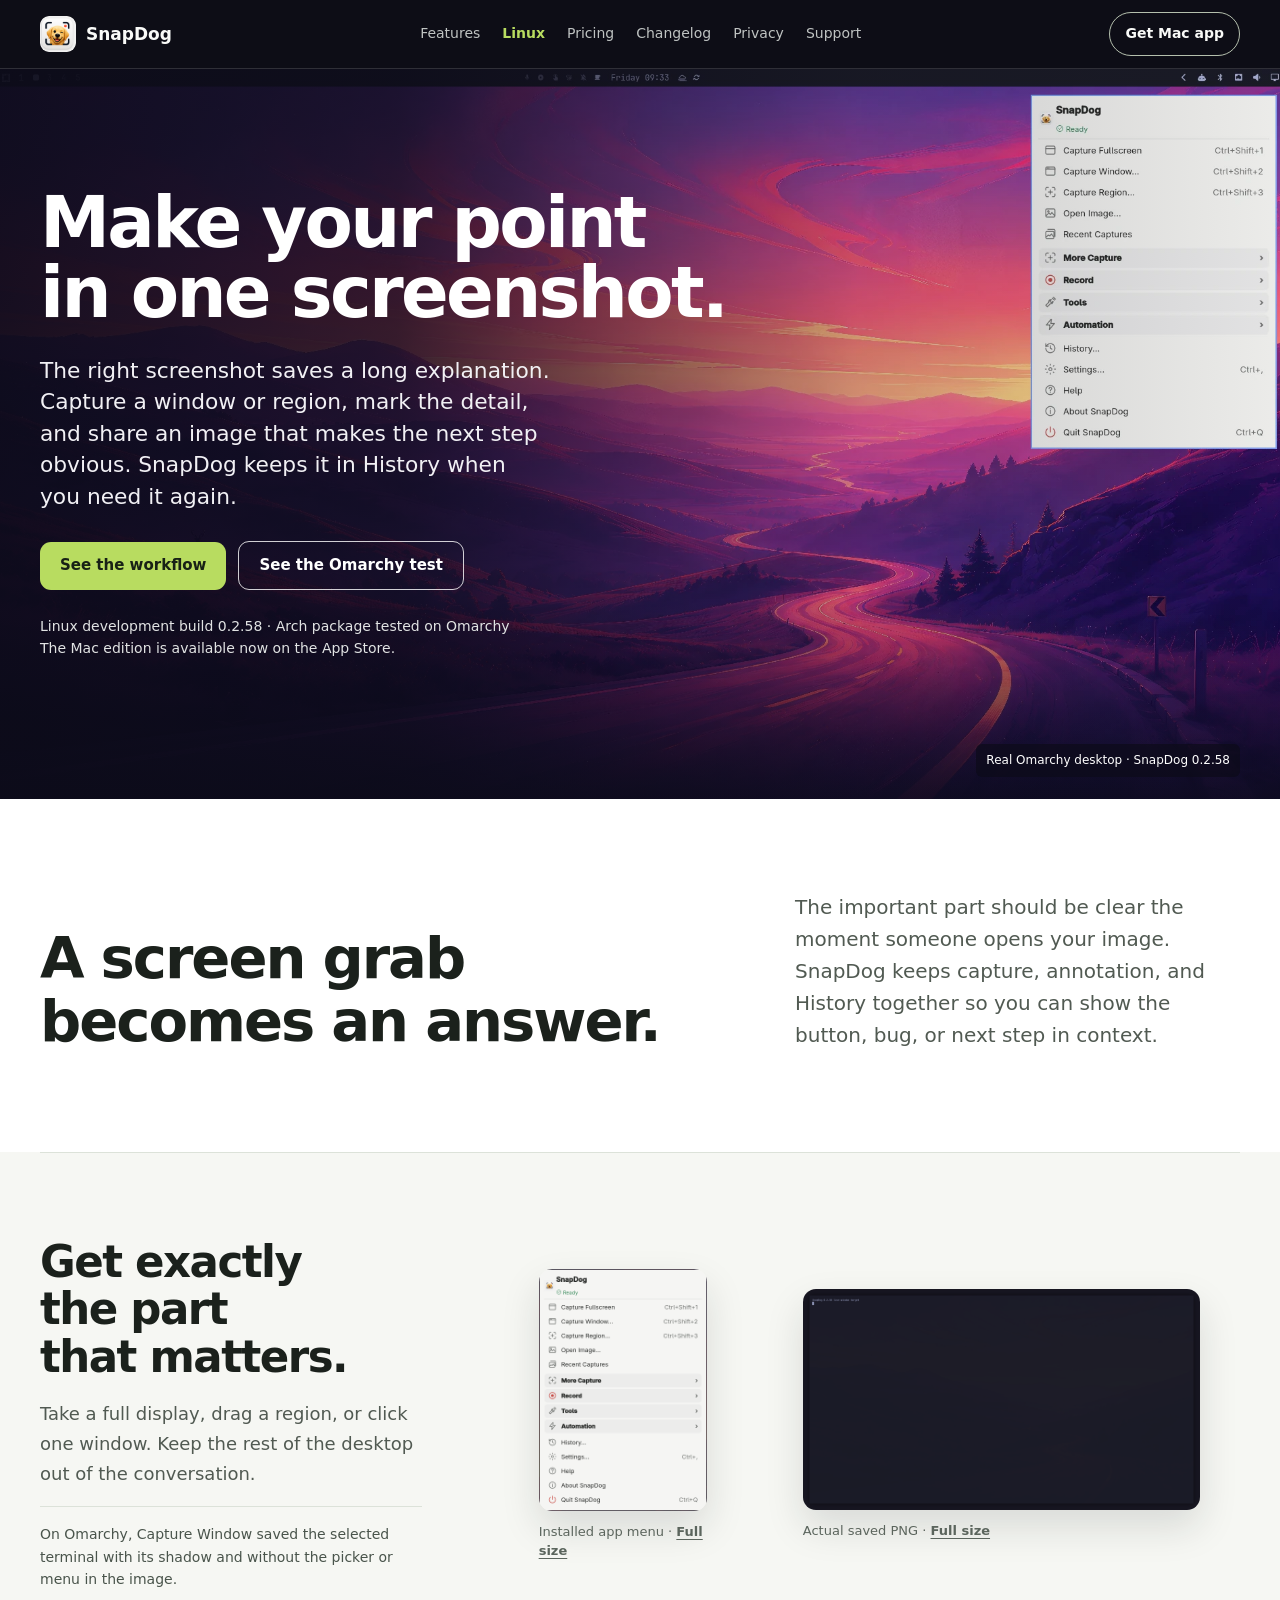
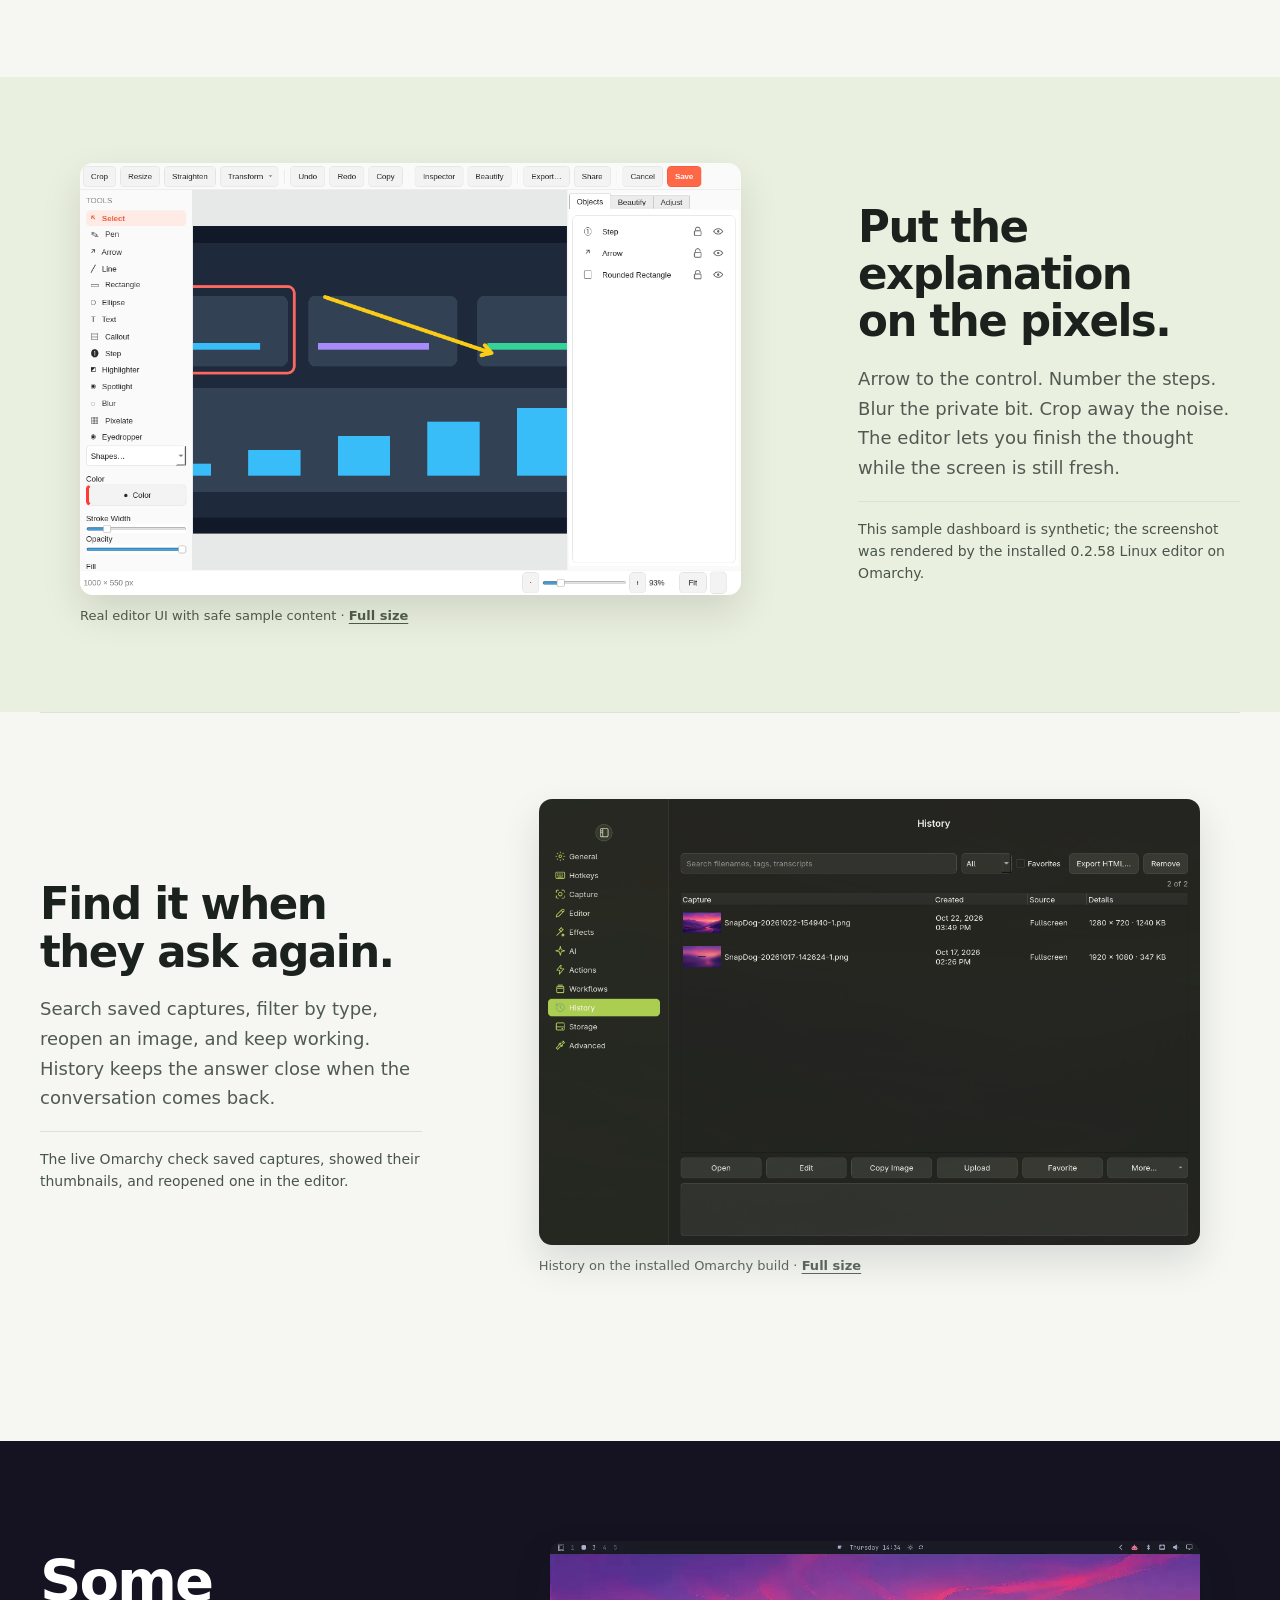
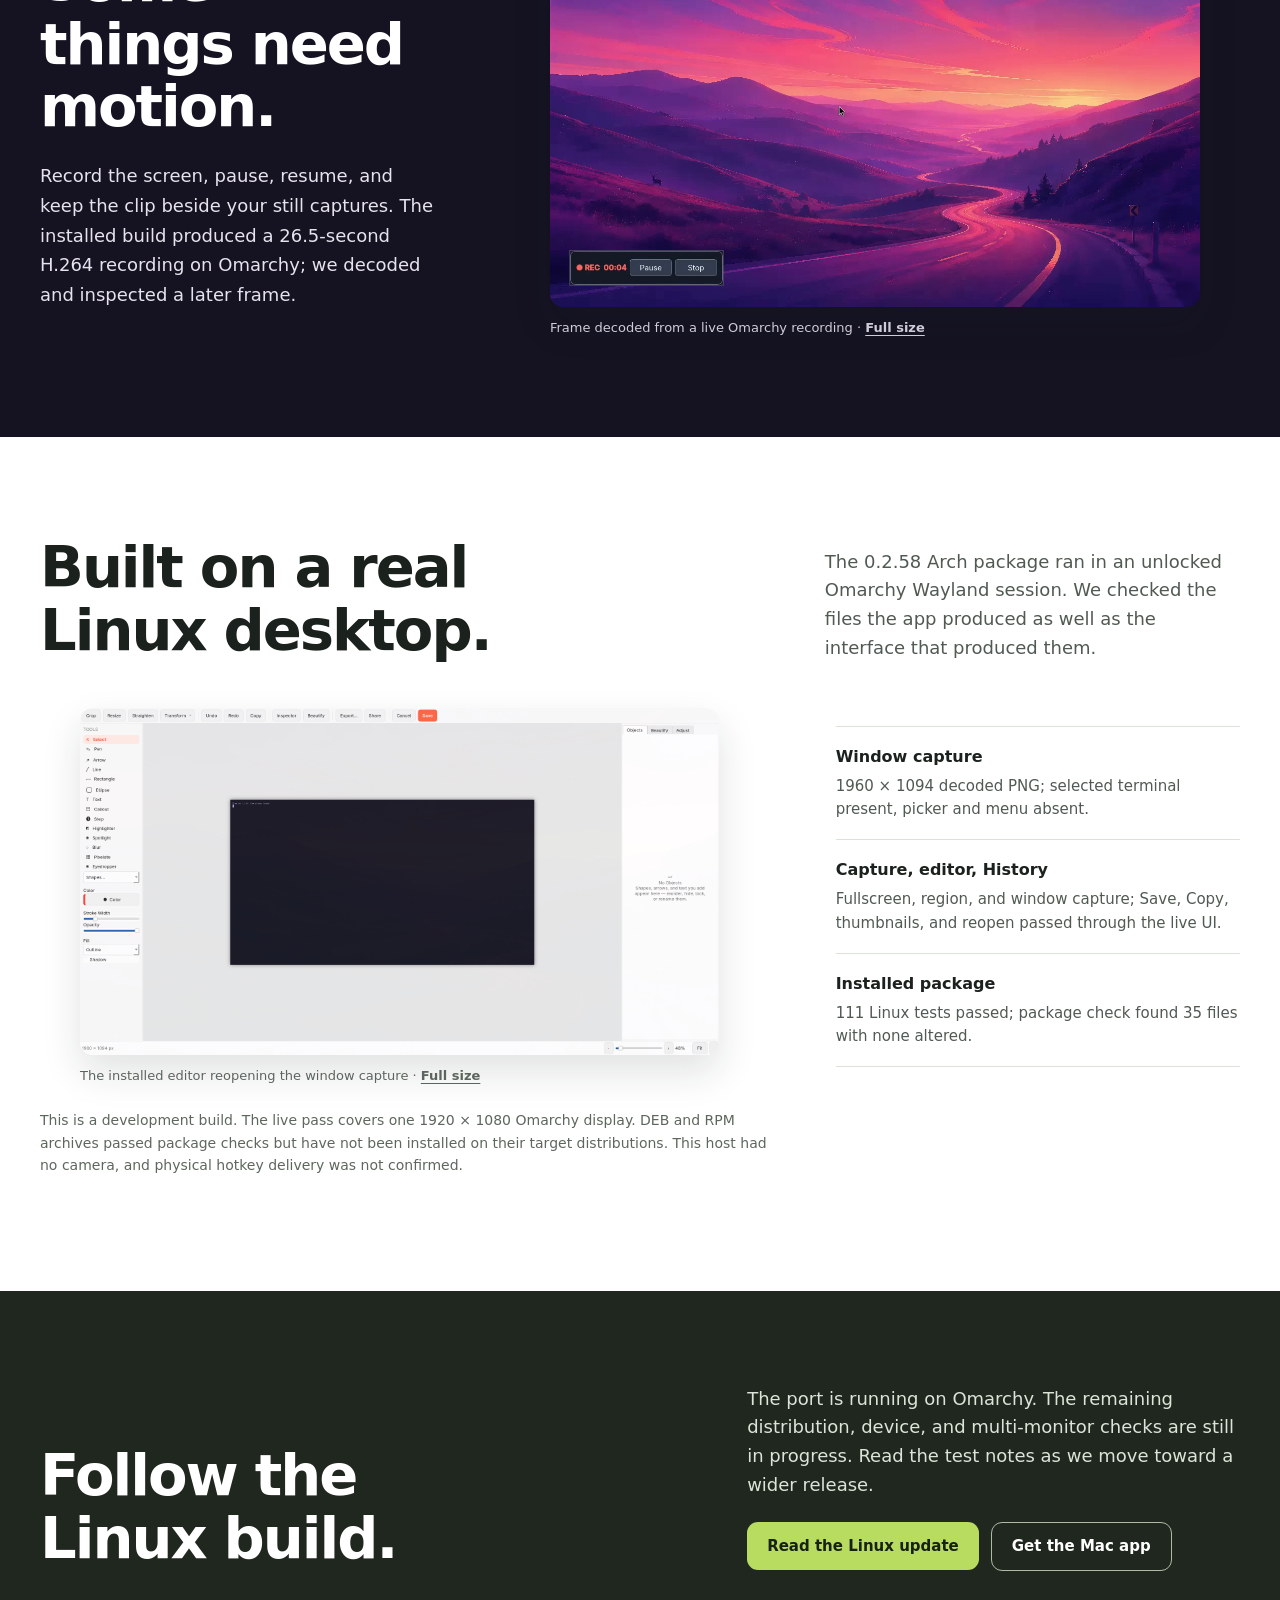
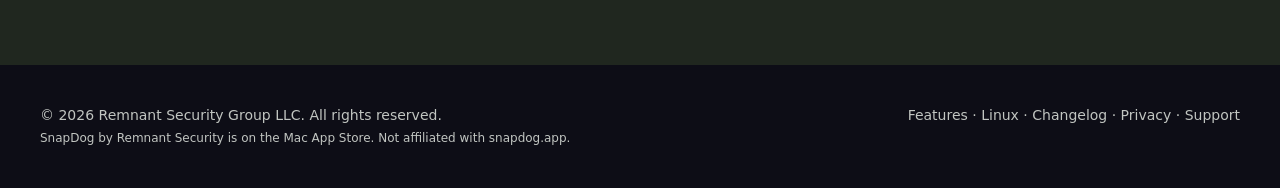
<file: linux.html>
<!doctype html>
<html lang="en">
<head>
  <meta charset="utf-8">
  <meta name="viewport" content="width=device-width, initial-scale=1">
  <title>SnapDog for Linux — Make your point in one screenshot.</title>
  <meta name="description" content="Capture the exact window or region, mark what matters, and keep the result close. See SnapDog Linux running on Omarchy, with real screenshots and the verified 0.2.58 test status.">
  <link rel="canonical" href="https://snapdog.remnantsecurity.com/linux.html">
  <meta property="og:type" content="website">
  <meta property="og:url" content="https://snapdog.remnantsecurity.com/linux.html">
  <meta property="og:title" content="SnapDog for Linux — Make your point in one screenshot.">
  <meta property="og:description" content="Grab the right pixels, make the point in the image, and find it again. A real Linux build, shown on Omarchy.">
  <meta property="og:image" content="https://snapdog.remnantsecurity.com/media/linux-omarchy-0258-desktop.webp">
  <meta property="og:image:width" content="1920">
  <meta property="og:image:height" content="1080">
  <meta property="og:image:alt" content="SnapDog's real tray menu open on the Omarchy desktop">
  <meta name="twitter:card" content="summary_large_image">
  <meta name="theme-color" content="#11101b">
  <link rel="icon" type="image/png" sizes="32x32" href="/favicon-32.png">
  <link rel="icon" type="image/png" sizes="64x64" href="/favicon-64.png">
  <link rel="apple-touch-icon" href="/apple-touch-icon.png">
  <style>
    :root{--night:#11101b;--ink:#1b211c;--muted:#515a52;--paper:#f6f7f3;--lime:#b8dc60;--blue:#075cca;--line:#dce2d9}
    *{box-sizing:border-box}
    html{scroll-behavior:smooth}
    body{margin:0;background:var(--paper);color:var(--ink);font-family:-apple-system,BlinkMacSystemFont,"SF Pro Display","Inter",system-ui,sans-serif;line-height:1.55;-webkit-font-smoothing:antialiased}
    ::selection{background:var(--lime);color:#152014}
    a{color:inherit;text-decoration:none}
    a:focus-visible{outline:3px solid var(--lime);outline-offset:4px;border-radius:4px}
    .skip{position:absolute;left:-9999px;top:12px;z-index:30;background:#fff;color:#111;padding:10px 14px}
    .skip:focus{left:12px}
    .wrap{width:min(100% - 48px,1200px);margin-inline:auto}
    .nav{position:relative;z-index:20;background:#0d0d16;color:#f9faf8;border-bottom:1px solid rgba(255,255,255,.14)}
    .navin{min-height:68px;display:flex;align-items:center;justify-content:space-between;gap:22px}
    .brand{display:flex;align-items:center;gap:10px;font-weight:800;white-space:nowrap;font-size:17px}
    .brand img{display:block;width:36px;height:36px;border-radius:9px}
    .links{display:flex;gap:22px;color:#bfc3c2;font-size:14px}
    .links a:hover,.links .current{color:var(--lime)}
    .links .current{font-weight:750}
    .mac-link{padding:10px 15px;border:1px solid #b4bfad;border-radius:999px;font-size:14px;font-weight:700;white-space:nowrap}
    .mac-link:hover{background:#eff7dc;color:#111}
    .hero{position:relative;isolation:isolate;min-height:730px;background:#171422;color:#fff;overflow:hidden}
    .hero-art,.hero-shade{position:absolute;inset:0}
    .hero-art img{display:block;width:100%;height:100%;object-fit:cover;object-position:center top}
    .hero-shade{background:linear-gradient(90deg,rgba(12,11,25,.94) 0%,rgba(12,11,25,.82) 31%,rgba(12,11,25,.18) 67%,rgba(12,11,25,.04) 100%),linear-gradient(0deg,rgba(12,11,25,.83),transparent 27%)}
    .hero-inner{position:relative;z-index:1;min-height:730px;display:flex;align-items:center}
    .hero-copy{padding:86px 0 105px;max-width:780px}
    h1,h2,h3,p,figure{margin-top:0}
    h1{font-size:clamp(56px,5.5vw,86px);line-height:.99;letter-spacing:-.038em;font-weight:850;margin-bottom:26px;text-wrap:balance}
    .hero-lead{font-size:clamp(19px,1.7vw,23px);line-height:1.45;max-width:37ch;margin-bottom:29px;color:#f1f0f4}
    .cta-row{display:flex;gap:12px;flex-wrap:wrap;align-items:center}
    .btn{display:inline-flex;align-items:center;justify-content:center;min-height:48px;padding:12px 20px;border-radius:11px;font-weight:750;font-size:15px;transition:transform .18s ease-out,background .18s ease-out}
    .btn:hover{transform:translateY(-2px)}
    .btn-primary{background:var(--lime);color:#182116}
    .btn-primary:hover{background:#c8eb75}
    .btn-ghost{border:1px solid rgba(255,255,255,.8);color:#fff}
    .btn-ghost:hover{background:rgba(255,255,255,.12)}
    .hero-status{font-size:14px;color:#e1e3e3;margin:26px 0 0;line-height:1.55}
    .hero-caption{position:absolute;z-index:1;right:max(24px,calc((100vw - 1200px)/2));bottom:22px;margin:0;color:#fff;background:rgba(12,11,25,.7);padding:7px 10px;border-radius:6px;font-size:12px}
    .promise{background:#fff;padding:92px 0 98px}
    .promise-grid{display:grid;grid-template-columns:minmax(0,1.1fr) minmax(280px,.75fr);gap:clamp(40px,8vw,120px);align-items:end}
    h2{font-size:clamp(37px,4.5vw,62px);line-height:1.09;letter-spacing:-.035em;text-wrap:balance;margin-bottom:0}
    .promise p{font-size:20px;line-height:1.6;color:var(--muted);max-width:36ch;margin-bottom:3px}
    .workflow{padding:0 0 80px}
    .chapter{display:grid;grid-template-columns:minmax(275px,.68fr) minmax(0,1.32fr);gap:clamp(34px,6vw,90px);align-items:center;padding:86px 0;border-top:1px solid var(--line)}
    .chapter.reverse{grid-template-columns:minmax(0,1.32fr) minmax(275px,.68fr)}
    .chapter.reverse .chapter-copy{order:2}
    .chapter.reverse .chapter-media{order:1}
    .chapter h2{font-size:clamp(34px,3.4vw,49px);margin-bottom:18px}
    .chapter-copy p{font-size:18px;line-height:1.65;color:var(--muted);max-width:43ch;margin-bottom:0}
    .chapter-copy .detail{font-size:14px;line-height:1.6;color:#49544b;margin-top:18px;padding-top:16px;border-top:1px solid var(--line)}
    .chapter-media{min-width:0}
    figure{margin-bottom:0}
    figure img{display:block;width:100%;height:auto}
    figcaption{font-size:13px;line-height:1.5;color:#5b655d;margin-top:11px}
    figcaption a{font-weight:750;text-decoration:underline;text-underline-offset:3px}
    figcaption a:hover{color:var(--blue)}
    .capture-pair{display:grid;grid-template-columns:minmax(0,.52fr) minmax(0,1fr);gap:16px;align-items:center}
    .capture-pair .menu-image{max-width:300px}
    .capture-pair img,.chapter-media>figure img,.record-media img,.proof-media img{border-radius:13px;box-shadow:0 17px 38px rgba(25,32,28,.13)}
    .capture-pair .output-image img{background:#171621}
    .chapter-annotate{background:#eaf0df}
    .chapter-annotate .chapter{border:0}
    .chapter-annotate figcaption{color:#4c584a}
    .record{background:#151322;color:#fff;padding:100px 0}
    .record-grid{display:grid;grid-template-columns:minmax(0,.7fr) minmax(0,1.3fr);gap:clamp(35px,6vw,90px);align-items:center}
    .record h2{margin-bottom:22px}
    .record p{font-size:18px;line-height:1.65;color:#e6e3ed;max-width:42ch}
    .record-media figcaption{color:#d0cbd8}
    .proof{background:#fff;padding:100px 0}
    .proof-intro{display:grid;grid-template-columns:minmax(0,1fr) minmax(250px,.55fr);gap:30px;align-items:end;margin-bottom:45px}
    .proof-intro p{font-size:18px;line-height:1.6;color:var(--muted);max-width:40ch;margin-bottom:0}
    .proof-grid{display:grid;grid-template-columns:minmax(0,1.28fr) minmax(0,.72fr);gap:clamp(35px,6vw,85px);align-items:center}
    .proof-list{border-top:1px solid var(--line)}
    .proof-list div{border-bottom:1px solid var(--line);padding:18px 0}
    .proof-list strong{display:block;font-size:16px;margin-bottom:5px}
    .proof-list span{display:block;color:var(--muted);font-size:15px;line-height:1.55}
    .proof-limit{font-size:14px;line-height:1.6;color:#5e675e;margin-top:24px;max-width:83ch}
    .last{background:#20271f;color:#fff;padding:94px 0}
    .last-grid{display:grid;grid-template-columns:minmax(0,1fr) minmax(280px,.75fr);gap:50px;align-items:end}
    .last h2{margin-bottom:0}
    .last p{font-size:18px;line-height:1.6;color:#dce4d7;margin-bottom:22px}
    .last .btn-ghost{border-color:#adbba5}
    .footer{background:#0d0d16;color:#c1c5c1;padding:40px 0;font-size:14px}
    .footerin{display:flex;justify-content:space-between;gap:20px;flex-wrap:wrap}
    .footer a:hover{color:var(--lime)}
    @media(max-width:980px){.links{gap:12px}.hero-copy{max-width:650px}.hero-shade{background:linear-gradient(90deg,rgba(12,11,25,.94) 0%,rgba(12,11,25,.73) 55%,rgba(12,11,25,.17) 100%),linear-gradient(0deg,rgba(12,11,25,.7),transparent 28%)}.chapter,.chapter.reverse{grid-template-columns:1fr;gap:26px}.chapter.reverse .chapter-copy,.chapter.reverse .chapter-media{order:initial}.chapter-copy{max-width:760px}.capture-pair{max-width:850px}.record-grid,.proof-grid{grid-template-columns:1fr}.record-copy{max-width:750px}}
    @media(max-width:700px){.wrap{width:min(100% - 36px,1200px)}.navin{min-height:0;padding:11px 0 3px;flex-wrap:wrap;row-gap:1px}.links{order:3;width:100%;gap:2px;overflow-x:auto;scrollbar-width:none;margin:0 -8px}.links::-webkit-scrollbar{display:none}.links a{display:block;padding:10px 8px;white-space:nowrap;font-size:15px}.mac-link{font-size:13px;padding:8px 11px}.hero,.hero-inner{min-height:0}.hero-art{height:100%;}.hero-art img{object-position:35% top}.hero-shade{background:linear-gradient(90deg,rgba(12,11,25,.91),rgba(12,11,25,.66)),linear-gradient(0deg,rgba(12,11,25,.76),transparent 42%)}.hero-copy{padding:78px 0 88px}h1{font-size:clamp(49px,12vw,66px);margin-bottom:20px}.hero-lead{font-size:18px;max-width:37ch}.hero-caption{left:18px;right:auto;bottom:12px;font-size:11px}.promise{padding:66px 0}.promise-grid,.proof-intro,.last-grid{grid-template-columns:1fr;gap:16px}.promise p{font-size:18px}.workflow{padding-bottom:20px}.chapter{padding:62px 0}.chapter h2{font-size:37px}.chapter-copy p,.record p{font-size:17px}.capture-pair{grid-template-columns:1fr;gap:26px}.capture-pair .menu-image{max-width:300px}.record,.proof,.last{padding:72px 0}.record-grid,.proof-grid{gap:30px}.proof-intro{margin-bottom:28px}.last p{font-size:17px}.footer a{display:inline-block;padding:6px 2px}}
    @media(prefers-reduced-motion:reduce){html{scroll-behavior:auto}.btn{transition:none}.btn:hover{transform:none}}
  </style>
<style>
    /* Mobile-only note beside Mac App Store buttons. Hidden on desktop. */
    .mac-app-cta { display: contents; }
    .mac-app-note { display: none; }
    @media (max-width: 768px) {
      .mac-app-note {
        display: block;
        box-sizing: border-box;
        width: 100%;
        max-width: 36em;
        margin: 8px 0 0;
        padding: 10px 12px;
        border: 1px solid var(--line);
        border-radius: 10px;
        background: #fff;
        color: var(--ink);
        font-size: 13px;
        font-weight: 500;
        line-height: 1.45;
        text-align: left;
      }
      .mac-app-note a {
        color: var(--blue);
        font-weight: 700;
        text-decoration: underline;
        text-underline-offset: 2px;
      }
      .nav .mac-app-note,
      .last .mac-app-note {
        background: rgba(255,255,255,0.08);
        border-color: rgba(255,255,255,0.22);
        color: #f9faf8;
      }
      .nav .mac-app-note a,
      .last .mac-app-note a { color: #fff; }
      .navin > .mac-app-note {
        flex: 1 0 100%;
        order: 2;
        max-width: none;
        margin: 6px 0 4px;
      }
      .cta-row .mac-app-note {
        flex: 1 0 100%;
      }
    }
</style>
</head>
<body>
  <a class="skip" href="#main">Skip to content</a>
  <nav class="nav" aria-label="Primary navigation"><div class="wrap navin"><a class="brand" href="/"><img src="/logo-108.png" alt="" width="36" height="36">SnapDog</a><div class="links"><a href="/features.html">Features</a><a class="current" aria-current="page" href="/linux.html">Linux</a><a href="/pricing.html">Pricing</a><a href="/changelog.html">Changelog</a><a href="/privacy.html">Privacy</a><a href="/support.html">Support</a></div><a class="mac-link" href="https://apps.apple.com/app/snapdog-capture-annotate/id6783121166?mt=12&amp;ct=EXP-20261019-SNAPDOG-SITE-01" target="_blank" rel="noopener">Get Mac app</a><span class="mac-app-note">This is a Mac app. Open this page on your Mac to download. <a href="mailto:?subject=SnapDog%20%E2%80%94%20Mac%20App%20Store%20link&amp;body=This%20is%20a%20Mac%20app%2E%20Open%20this%20link%20on%20your%20Mac%20to%20download%3A%0A%0Ahttps%3A%2F%2Fapps%2Eapple%2Ecom%2Fapp%2Fsnapdog-capture-annotate%2Fid6783121166%3Fmt%3D12%26ct%3DEXP-20261019-SNAPDOG-SITE-01">Email me the link</a></span></div></nav>
  <main id="main">
    <section class="hero"><div class="hero-art"><img src="/media/linux-omarchy-0258-desktop.webp" alt="Actual Omarchy desktop with the installed SnapDog Linux command menu open" width="1920" height="1080" fetchpriority="high"></div><div class="hero-shade" aria-hidden="true"></div><div class="wrap hero-inner"><div class="hero-copy"><h1>Make your point<br>in one screenshot.</h1><p class="hero-lead">The right screenshot saves a long explanation. Capture a window or region, mark the detail, and share an image that makes the next step obvious. SnapDog keeps it in History when you need it again.</p><div class="cta-row"><a class="btn btn-primary" href="#workflow">See the workflow</a><a class="btn btn-ghost" href="#proof">See the Omarchy test</a></div><p class="hero-status">Linux development build 0.2.58 · Arch package tested on Omarchy<br>The Mac edition is available now on the App Store.</p></div></div><p class="hero-caption">Real Omarchy desktop · SnapDog 0.2.58</p></section>
    <section class="promise"><div class="wrap promise-grid"><h2>A screen grab becomes an answer.</h2><p>The important part should be clear the moment someone opens your image. SnapDog keeps capture, annotation, and History together so you can show the button, bug, or next step in context.</p></div></section>
    <div id="workflow" class="workflow"><section class="wrap chapter"><div class="chapter-copy"><h2>Get exactly the part that matters.</h2><p>Take a full display, drag a region, or click one window. Keep the rest of the desktop out of the conversation.</p><p class="detail">On Omarchy, Capture Window saved the selected terminal with its shadow and without the picker or menu in the image.</p></div><div class="chapter-media capture-pair"><figure class="menu-image"><a href="/media/linux-omarchy-0258-menu.png" target="_blank" rel="noopener" aria-label="Open the live SnapDog Linux menu screenshot"><img src="/media/linux-omarchy-0258-menu.png" alt="Installed SnapDog Linux tray menu with fullscreen, window, and region capture actions" width="364" height="524"></a><figcaption>Installed app menu · <a href="/media/linux-omarchy-0258-menu.png" target="_blank" rel="noopener">Full size</a></figcaption></figure><figure class="output-image"><a href="/media/linux-window-capture-omarchy-2026-10-22.png" target="_blank" rel="noopener" aria-label="Open the verified SnapDog Linux window-capture PNG"><img src="/media/linux-window-capture-omarchy-2026-10-22.png" alt="Actual saved window capture of a dark test terminal, cleanly isolated with a shadow" width="1960" height="1094"></a><figcaption>Actual saved PNG · <a href="/media/linux-window-capture-omarchy-2026-10-22.png" target="_blank" rel="noopener">Full size</a></figcaption></figure></div></section>
      <div class="chapter-annotate"><section class="wrap chapter reverse"><div class="chapter-copy"><h2>Put the explanation on the pixels.</h2><p>Arrow to the control. Number the steps. Blur the private bit. Crop away the noise. The editor lets you finish the thought while the screen is still fresh.</p><p class="detail">This sample dashboard is synthetic; the screenshot was rendered by the installed 0.2.58 Linux editor on Omarchy.</p></div><div class="chapter-media"><figure><a href="/media/linux-omarchy-0258-annotated-demo.png" target="_blank" rel="noopener" aria-label="Open the annotated SnapDog Linux editor demonstration"><img src="/media/linux-omarchy-0258-annotated-demo.png" alt="SnapDog Linux editor with an arrow, outlined area, step marker, annotation tools, and object list on a synthetic dashboard" width="1100" height="720"></a><figcaption>Real editor UI with safe sample content · <a href="/media/linux-omarchy-0258-annotated-demo.png" target="_blank" rel="noopener">Full size</a></figcaption></figure></div></section></div>
      <section class="wrap chapter"><div class="chapter-copy"><h2>Find it when they ask again.</h2><p>Search saved captures, filter by type, reopen an image, and keep working. History keeps the answer close when the conversation comes back.</p><p class="detail">The live Omarchy check saved captures, showed their thumbnails, and reopened one in the editor.</p></div><div class="chapter-media"><figure><a href="/media/linux-omarchy-0258-history.png" target="_blank" rel="noopener" aria-label="Open the live SnapDog Linux History screenshot"><img src="/media/linux-omarchy-0258-history.png" alt="SnapDog Linux History with two Omarchy test captures, source filter, search, and Open, Edit, and Copy Image actions" width="1120" height="755"></a><figcaption>History on the installed Omarchy build · <a href="/media/linux-omarchy-0258-history.png" target="_blank" rel="noopener">Full size</a></figcaption></figure></div></section></div>
    <section class="record"><div class="wrap record-grid"><div class="record-copy"><h2>Some things need motion.</h2><p>Record the screen, pause, resume, and keep the clip beside your still captures. The installed build produced a 26.5-second H.264 recording on Omarchy; we decoded and inspected a later frame.</p></div><figure class="record-media"><a href="/media/linux-omarchy-recording-frame.webp" target="_blank" rel="noopener" aria-label="Open a frame from the live Omarchy screen recording"><img src="/media/linux-omarchy-recording-frame.webp" alt="Frame from a live SnapDog Linux screen recording showing the desktop and floating recording controls" width="1280" height="720"></a><figcaption>Frame decoded from a live Omarchy recording · <a href="/media/linux-omarchy-recording-frame.webp" target="_blank" rel="noopener">Full size</a></figcaption></figure></div></section>
    <section class="proof" id="proof"><div class="wrap"><div class="proof-intro"><h2>Built on a real Linux desktop.</h2><p>The 0.2.58 Arch package ran in an unlocked Omarchy Wayland session. We checked the files the app produced as well as the interface that produced them.</p></div><div class="proof-grid"><figure class="proof-media"><a href="/media/linux-omarchy-0258-editor.png" target="_blank" rel="noopener" aria-label="Open the live SnapDog Linux editor screenshot"><img src="/media/linux-omarchy-0258-editor.png" alt="Installed SnapDog Linux editor on Omarchy with the verified window-capture PNG open" width="1896" height="1030"></a><figcaption>The installed editor reopening the window capture · <a href="/media/linux-omarchy-0258-editor.png" target="_blank" rel="noopener">Full size</a></figcaption></figure><div class="proof-list"><div><strong>Window capture</strong><span>1960 × 1094 decoded PNG; selected terminal present, picker and menu absent.</span></div><div><strong>Capture, editor, History</strong><span>Fullscreen, region, and window capture; Save, Copy, thumbnails, and reopen passed through the live UI.</span></div><div><strong>Installed package</strong><span>111 Linux tests passed; package check found 35 files with none altered.</span></div></div></div><p class="proof-limit">This is a development build. The live pass covers one 1920 × 1080 Omarchy display. DEB and RPM archives passed package checks but have not been installed on their target distributions. This host had no camera, and physical hotkey delivery was not confirmed.</p></div></section>
    <section class="last"><div class="wrap last-grid"><h2>Follow the Linux build.</h2><div><p>The port is running on Omarchy. The remaining distribution, device, and multi-monitor checks are still in progress. Read the test notes as we move toward a wider release.</p><div class="cta-row"><a class="btn btn-primary" href="/changelog.html#linux-0258">Read the Linux update</a><span class="mac-app-cta"><a class="btn btn-ghost" href="https://apps.apple.com/app/snapdog-capture-annotate/id6783121166?mt=12&amp;ct=EXP-20261019-SNAPDOG-SITE-01" target="_blank" rel="noopener">Get the Mac app</a><span class="mac-app-note">This is a Mac app. Open this page on your Mac to download. <a href="mailto:?subject=SnapDog%20%E2%80%94%20Mac%20App%20Store%20link&amp;body=This%20is%20a%20Mac%20app%2E%20Open%20this%20link%20on%20your%20Mac%20to%20download%3A%0A%0Ahttps%3A%2F%2Fapps%2Eapple%2Ecom%2Fapp%2Fsnapdog-capture-annotate%2Fid6783121166%3Fmt%3D12%26ct%3DEXP-20261019-SNAPDOG-SITE-01">Email me the link</a></span></span></div></div></div></section>
  </main>
  <footer class="footer"><div class="wrap footerin"><div>© 2026 <a href="https://remnantsecurity.com" target="_blank" rel="noopener">Remnant Security Group LLC</a>. All rights reserved.<br><span style="font-size:12px">SnapDog by Remnant Security is on the <a href="https://apps.apple.com/us/app/snapdog-capture-annotate/id6783121166?mt=12&amp;ct=EXP-20261019-SNAPDOG-SITE-01" target="_blank" rel="noopener">Mac App Store</a>. Not affiliated with snapdog.app.</span></div><div><a href="/features.html">Features</a> · <a href="/linux.html">Linux</a> · <a href="/changelog.html">Changelog</a> · <a href="/privacy.html">Privacy</a> · <a href="/support.html">Support</a></div></div></footer>
</body>
</html>
</file>
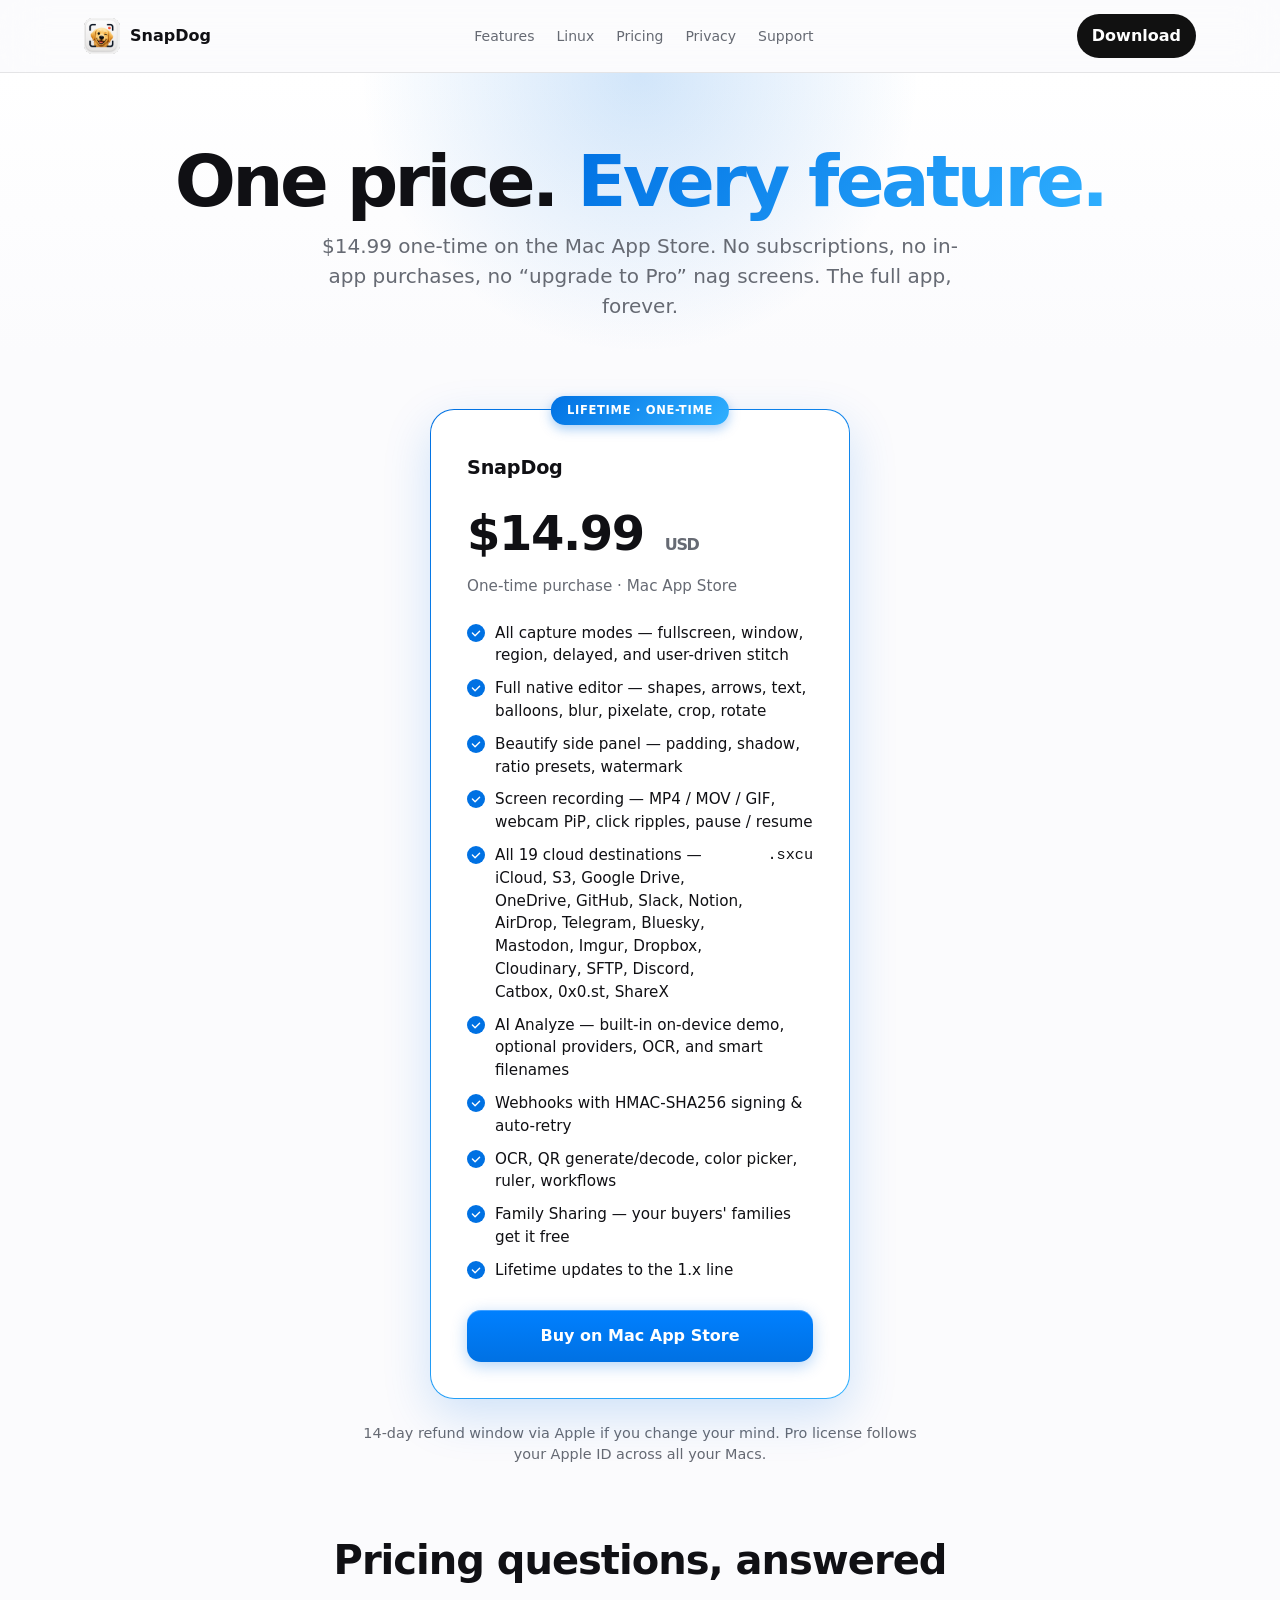
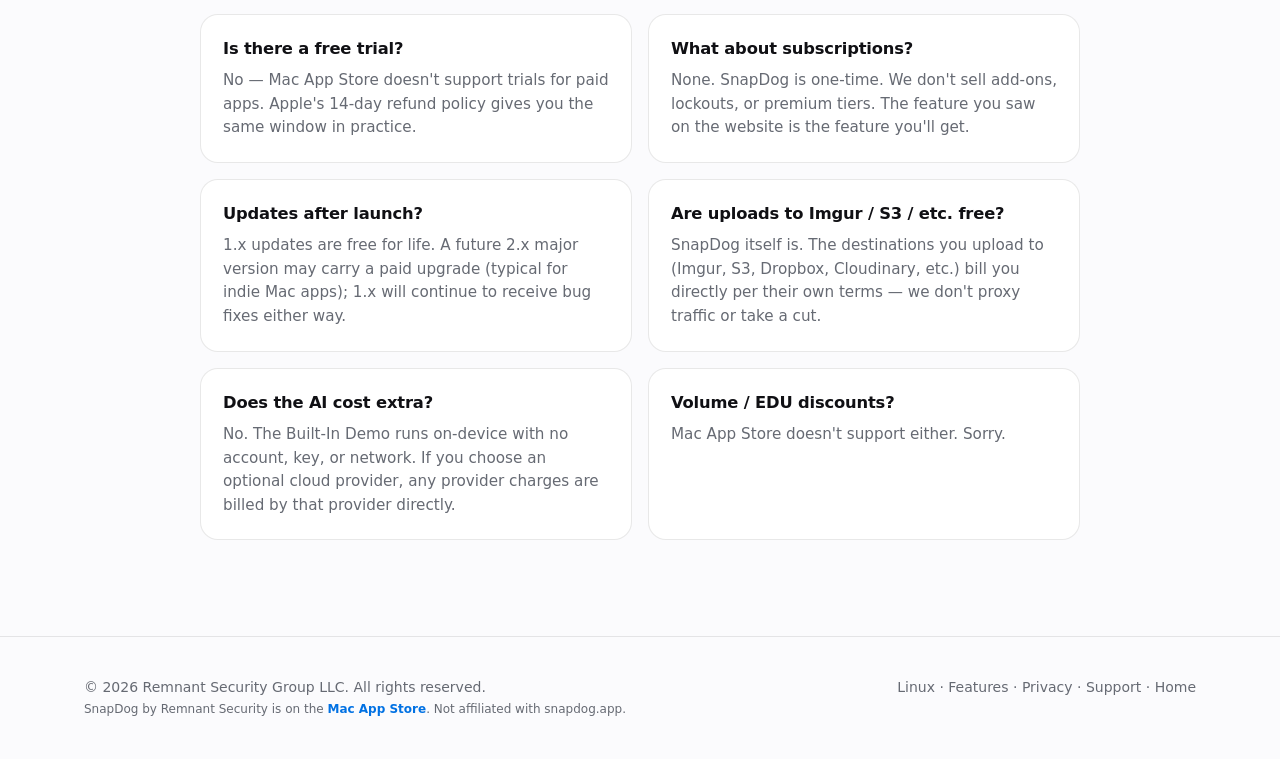
<file: pricing.html>
<!doctype html><html lang="en"><head><meta charset="utf-8"><meta name="viewport" content="width=device-width, initial-scale=1"><title>SnapDog Pricing — $14.99 one-time, no subscriptions</title><meta name="description" content="SnapDog is $14.99 one-time on the Mac App Store. No subscriptions, no in-app purchases, no upsells. Family Sharing included."><meta property="og:title" content="SnapDog Pricing — $14.99 one-time, no subscriptions"><meta property="og:description" content="SnapDog is $14.99 one-time on the Mac App Store. No subscriptions, no in-app purchases, no upsells. Family Sharing included."><meta property="og:type" content="website"><meta property="og:url" content="https://snapdog.remnantsecurity.com/pricing.html"><meta property="og:image" content="https://snapdog.remnantsecurity.com/og-card.png"><meta property="og:image:width" content="1024"><meta property="og:image:height" content="576"><meta property="og:image:alt" content="SnapDog for macOS: menu-bar capture menu, $14.99 once, no account, macOS 14+"><meta name="twitter:image" content="https://snapdog.remnantsecurity.com/og-card.png"><meta name="twitter:card" content="summary_large_image"><meta name="theme-color" content="#0071e3"><link rel="canonical" href="https://snapdog.remnantsecurity.com/pricing.html"><link rel="icon" type="image/png" sizes="32x32" href="/favicon-32.png"><link rel="icon" type="image/png" sizes="64x64" href="/favicon-64.png"><link rel="apple-touch-icon" href="/apple-touch-icon.png"><style>
:root{--accent:#0071e3;--accent2:#30b0ff;--dark:#07111f;--ink:#101014;--muted:#666a73;--bg:#fbfbfd;--card:#fff;--line:rgba(0,0,0,.09);--shadow:0 24px 70px rgba(0,0,0,.12);--radius:28px}*{box-sizing:border-box}html{scroll-behavior:smooth}body{margin:0;background:var(--bg);color:var(--ink);font-family:-apple-system,BlinkMacSystemFont,"SF Pro Display","Inter",system-ui,sans-serif;line-height:1.5;-webkit-font-smoothing:antialiased}a{color:inherit;text-decoration:none}.nav{position:sticky;top:0;z-index:50;background:rgba(251,251,253,.78);backdrop-filter:saturate(180%) blur(22px);border-bottom:1px solid var(--line)}.navin{max-width:1160px;margin:auto;padding:14px 24px;display:flex;align-items:center;justify-content:space-between}.brand{display:flex;align-items:center;gap:10px;font-weight:800}.mark{width:32px;height:32px;border-radius:10px;background:linear-gradient(135deg,var(--accent),var(--accent2));display:grid;place-items:center;color:white;box-shadow:0 10px 30px color-mix(in srgb,var(--accent) 35%,transparent)}.links{display:flex;gap:22px;color:var(--muted);font-size:14px}.pill{padding:10px 15px;border-radius:999px;background:#111;color:white;font-weight:700}.wrap{max-width:1160px;margin:auto;padding:0 24px}.miniHero{padding:72px 0 32px;background:radial-gradient(circle at 50% 0%,color-mix(in srgb,var(--accent) 18%,transparent),transparent 40%),linear-gradient(180deg,#fff,var(--bg));text-align:center}.miniHero h1{font-size:clamp(40px,6vw,72px);line-height:1;letter-spacing:-.05em;margin:0 0 14px}.miniHero h1 span{background:linear-gradient(135deg,#0071e3 0%,#30b0ff 100%);-webkit-background-clip:text;-webkit-text-fill-color:transparent;background-clip:text}.lead{font-size:20px;color:var(--muted);max-width:660px;margin:0 auto}.section{padding:48px 0 96px}.tierWrap{display:grid;grid-template-columns:minmax(0,420px);justify-content:center;margin-top:8px}.tier{position:relative;border:1px solid transparent;border-radius:24px;background:linear-gradient(#fff,#fff) padding-box,linear-gradient(135deg,#0071e3 0%,#30b0ff 100%) border-box;box-shadow:0 16px 48px rgba(0,113,227,.18);padding:44px 36px 36px;text-align:left}.tier .ribbon{position:absolute;top:-14px;left:50%;transform:translateX(-50%);background:linear-gradient(135deg,#0071e3 0%,#30b0ff 100%);color:#fff;font-size:.72rem;font-weight:700;letter-spacing:.06em;text-transform:uppercase;padding:6px 16px;border-radius:14px;box-shadow:0 4px 12px rgba(0,113,227,.35)}.tier h3{margin:0 0 4px;font-size:1.2rem;letter-spacing:-.01em}.priceTag{font-size:3rem;font-weight:800;letter-spacing:-.03em;margin:14px 0 6px}.priceTag small{font-size:1rem;color:var(--muted);font-weight:600;margin-left:6px}.period{color:var(--muted);font-size:.95rem;margin-bottom:24px}.intro{display:inline-block;background:color-mix(in srgb,var(--accent) 10%,white);color:color-mix(in srgb,var(--accent) 80%,black);padding:6px 12px;border-radius:10px;font-size:.85rem;font-weight:700;margin-bottom:22px}.tier ul{list-style:none;padding:0;display:grid;gap:10px;margin:0 0 28px}.tier li{display:flex;align-items:flex-start;gap:10px;font-size:.95rem;color:var(--ink);line-height:1.5}.tier li:before{content:"";width:18px;height:18px;flex-shrink:0;margin-top:2px;background:url("data:image/svg+xml,%3Csvg xmlns='http://www.w3.org/2000/svg' viewBox='0 0 20 20'%3E%3Ccircle cx='10' cy='10' r='10' fill='%230071e3'/%3E%3Cpath d='M6 10l3 3 5-5' stroke='white' stroke-width='1.5' fill='none' stroke-linecap='round' stroke-linejoin='round'/%3E%3C/svg%3E") no-repeat center;background-size:contain}.buy{display:block;text-align:center;background:linear-gradient(180deg,#0080ff 0%,#0071e3 100%);color:#fff;padding:14px;border-radius:14px;font-weight:700;font-size:1rem;box-shadow:0 4px 16px rgba(0,113,227,.30),inset 0 1px 0 rgba(255,255,255,.25);transition:filter .2s,transform .2s,box-shadow .2s}.buy:hover{filter:brightness(1.05);transform:translateY(-1px);box-shadow:0 10px 28px rgba(0,113,227,.40),inset 0 1px 0 rgba(255,255,255,.30)}.fineprint{text-align:center;color:var(--muted);font-size:.9rem;margin-top:24px;max-width:560px;margin-left:auto;margin-right:auto}.faq{margin-top:64px}.faq h2{font-size:clamp(28px,4vw,40px);letter-spacing:-.025em;margin:0 0 24px;text-align:center}.faqGrid{display:grid;grid-template-columns:repeat(2,1fr);gap:16px;max-width:880px;margin:0 auto}.faqItem{background:var(--card);border:1px solid var(--line);border-radius:18px;padding:22px}.faqItem h3{margin:0 0 8px;font-size:1.02rem;letter-spacing:-.01em}.faqItem p{margin:0;color:var(--muted);font-size:.95rem;line-height:1.55}.footer{padding:40px 0;color:var(--muted);font-size:14px;border-top:1px solid var(--line)}.footerin{display:flex;justify-content:space-between;gap:20px;flex-wrap:wrap}@media(max-width:768px){.links{display:none}.faqGrid{grid-template-columns:1fr}.tier{padding:36px 24px 30px}.priceTag{font-size:2.4rem}}
/* Phone layout: keep site navigation reachable, and give links real tap targets. */@media(max-width:768px){.navin{flex-wrap:wrap;row-gap:2px}.links{display:flex!important;order:3;width:100%;gap:2px;overflow-x:auto;scrollbar-width:none;-webkit-overflow-scrolling:touch;margin:0 -10px}.links::-webkit-scrollbar{display:none}.links a{flex:none;padding:10px;font-size:15px;white-space:nowrap}footer a{display:inline-block;padding:10px 2px}.tier{min-width:0;overflow-wrap:anywhere}}
.brand .logo{display:block;width:36px;height:36px;border-radius:9px}</style><style>
    /* Mobile-only note beside Mac App Store buttons. Hidden on desktop. */
    .mac-app-cta { display: contents; }
    .mac-app-note { display: none; }
    @media (max-width: 768px) {
      .mac-app-note {
        display: block;
        box-sizing: border-box;
        width: 100%;
        max-width: 36em;
        margin: 8px 0 0;
        padding: 10px 12px;
        border: 1px solid var(--line);
        border-radius: 10px;
        background: var(--card, #fff);
        color: var(--ink);
        font-size: 13px;
        font-weight: 500;
        line-height: 1.45;
        text-align: left;
      }
      .mac-app-note a {
        color: var(--accent, #0071e3);
        font-weight: 700;
        text-decoration: underline;
        text-underline-offset: 2px;
      }
      .navin > .mac-app-note {
        flex: 1 0 100%;
        order: 2;
        max-width: none;
        margin: 6px 0 4px;
      }
      .miniHero .mac-app-note,
      .cta-row .mac-app-note,
      .actions .mac-app-note {
        flex: 1 0 100%;
      }
    }
</style>
</head><body><nav class="nav"><div class="navin"><a class="brand" href="/"><img class="logo" src="/logo-108.png" alt="" width="36" height="36">SnapDog</a><div class="links"><a href="/features.html">Features</a><a href="/linux.html">Linux</a><a href="/pricing.html">Pricing</a><a href="/privacy.html">Privacy</a><a href="/support.html">Support</a></div><a class="pill" href="https://apps.apple.com/app/snapdog-capture-annotate/id6783121166?mt=12&amp;ct=EXP-20261019-SNAPDOG-SITE-01" target="_blank">Download</a><span class="mac-app-note">This is a Mac app. Open this page on your Mac to download. <a href="mailto:?subject=SnapDog%20%E2%80%94%20Mac%20App%20Store%20link&amp;body=This%20is%20a%20Mac%20app%2E%20Open%20this%20link%20on%20your%20Mac%20to%20download%3A%0A%0Ahttps%3A%2F%2Fapps%2Eapple%2Ecom%2Fapp%2Fsnapdog-capture-annotate%2Fid6783121166%3Fmt%3D12%26ct%3DEXP-20261019-SNAPDOG-SITE-01">Email me the link</a></span></div></nav><main><section class="miniHero"><div class="wrap"><h1>One price. <span>Every feature.</span></h1><p class="lead">$14.99 one-time on the Mac App Store. No subscriptions, no in-app purchases, no &ldquo;upgrade to Pro&rdquo; nag screens. The full app, forever.</p></div></section><section class="section"><div class="wrap"><div class="tierWrap"><div class="tier"><span class="ribbon">Lifetime · one-time</span><h3>SnapDog</h3><div class="priceTag">$14.99 <small>USD</small></div><div class="period">One-time purchase · Mac App Store</div><ul><li>All capture modes — fullscreen, window, region, delayed, and user-driven stitch</li><li>Full native editor — shapes, arrows, text, balloons, blur, pixelate, crop, rotate</li><li>Beautify side panel — padding, shadow, ratio presets, watermark</li><li>Screen recording — MP4 / MOV / GIF, webcam PiP, click ripples, pause / resume</li><li>All 19 cloud destinations — iCloud, S3, Google Drive, OneDrive, GitHub, Slack, Notion, AirDrop, Telegram, Bluesky, Mastodon, Imgur, Dropbox, Cloudinary, SFTP, Discord, Catbox, 0x0.st, ShareX <code>.sxcu</code></li><li>AI Analyze — built-in on-device demo, optional providers, OCR, and smart filenames</li><li>Webhooks with HMAC-SHA256 signing &amp; auto-retry</li><li>OCR, QR generate/decode, color picker, ruler, workflows</li><li>Family Sharing — your buyers' families get it free</li><li>Lifetime updates to the 1.x line</li></ul><span class="mac-app-cta"><a class="buy" href="https://apps.apple.com/app/snapdog-capture-annotate/id6783121166?mt=12&amp;ct=EXP-20261019-SNAPDOG-SITE-01" target="_blank">Buy on Mac App Store</a><span class="mac-app-note">This is a Mac app. Open this page on your Mac to download. <a href="mailto:?subject=SnapDog%20%E2%80%94%20Mac%20App%20Store%20link&amp;body=This%20is%20a%20Mac%20app%2E%20Open%20this%20link%20on%20your%20Mac%20to%20download%3A%0A%0Ahttps%3A%2F%2Fapps%2Eapple%2Ecom%2Fapp%2Fsnapdog-capture-annotate%2Fid6783121166%3Fmt%3D12%26ct%3DEXP-20261019-SNAPDOG-SITE-01">Email me the link</a></span></span></div></div><p class="fineprint">14-day refund window via Apple if you change your mind. Pro license follows your Apple ID across all your Macs.</p><div class="faq"><h2>Pricing questions, answered</h2><div class="faqGrid"><div class="faqItem"><h3>Is there a free trial?</h3><p>No — Mac App Store doesn't support trials for paid apps. Apple's 14-day refund policy gives you the same window in practice.</p></div><div class="faqItem"><h3>What about subscriptions?</h3><p>None. SnapDog is one-time. We don't sell add-ons, lockouts, or premium tiers. The feature you saw on the website is the feature you'll get.</p></div><div class="faqItem"><h3>Updates after launch?</h3><p>1.x updates are free for life. A future 2.x major version may carry a paid upgrade (typical for indie Mac apps); 1.x will continue to receive bug fixes either way.</p></div><div class="faqItem"><h3>Are uploads to Imgur / S3 / etc. free?</h3><p>SnapDog itself is. The destinations you upload to (Imgur, S3, Dropbox, Cloudinary, etc.) bill you directly per their own terms — we don't proxy traffic or take a cut.</p></div><div class="faqItem"><h3>Does the AI cost extra?</h3><p>No. The Built-In Demo runs on-device with no account, key, or network. If you choose an optional cloud provider, any provider charges are billed by that provider directly.</p></div><div class="faqItem"><h3>Volume / EDU discounts?</h3><p>Mac App Store doesn't support either. Sorry.</p></div></div></div></div></section></main><footer class="footer"><div class="wrap footerin"><div>© 2026 <a href="https://remnantsecurity.com" target="_blank">Remnant Security Group LLC</a>. All rights reserved.<br><span style="font-size:12px">SnapDog by Remnant Security is on the <a href="https://apps.apple.com/us/app/snapdog-capture-annotate/id6783121166?mt=12&amp;ct=EXP-20261019-SNAPDOG-SITE-01" target="_blank" rel="noopener" style="color:var(--accent);font-weight:600">Mac App Store</a>. Not affiliated with snapdog.app.</span></div><div><a href="/linux.html">Linux</a> · <a href="/features.html">Features</a> · <a href="/privacy.html">Privacy</a> · <a href="/support.html">Support</a> · <a href="/">Home</a></div></div></footer><script src="/ct.js" data-fallback-ct="EXP-20261019-SNAPDOG-SITE-01"></script><script src="/posthog.js"></script></body></html>
</file>
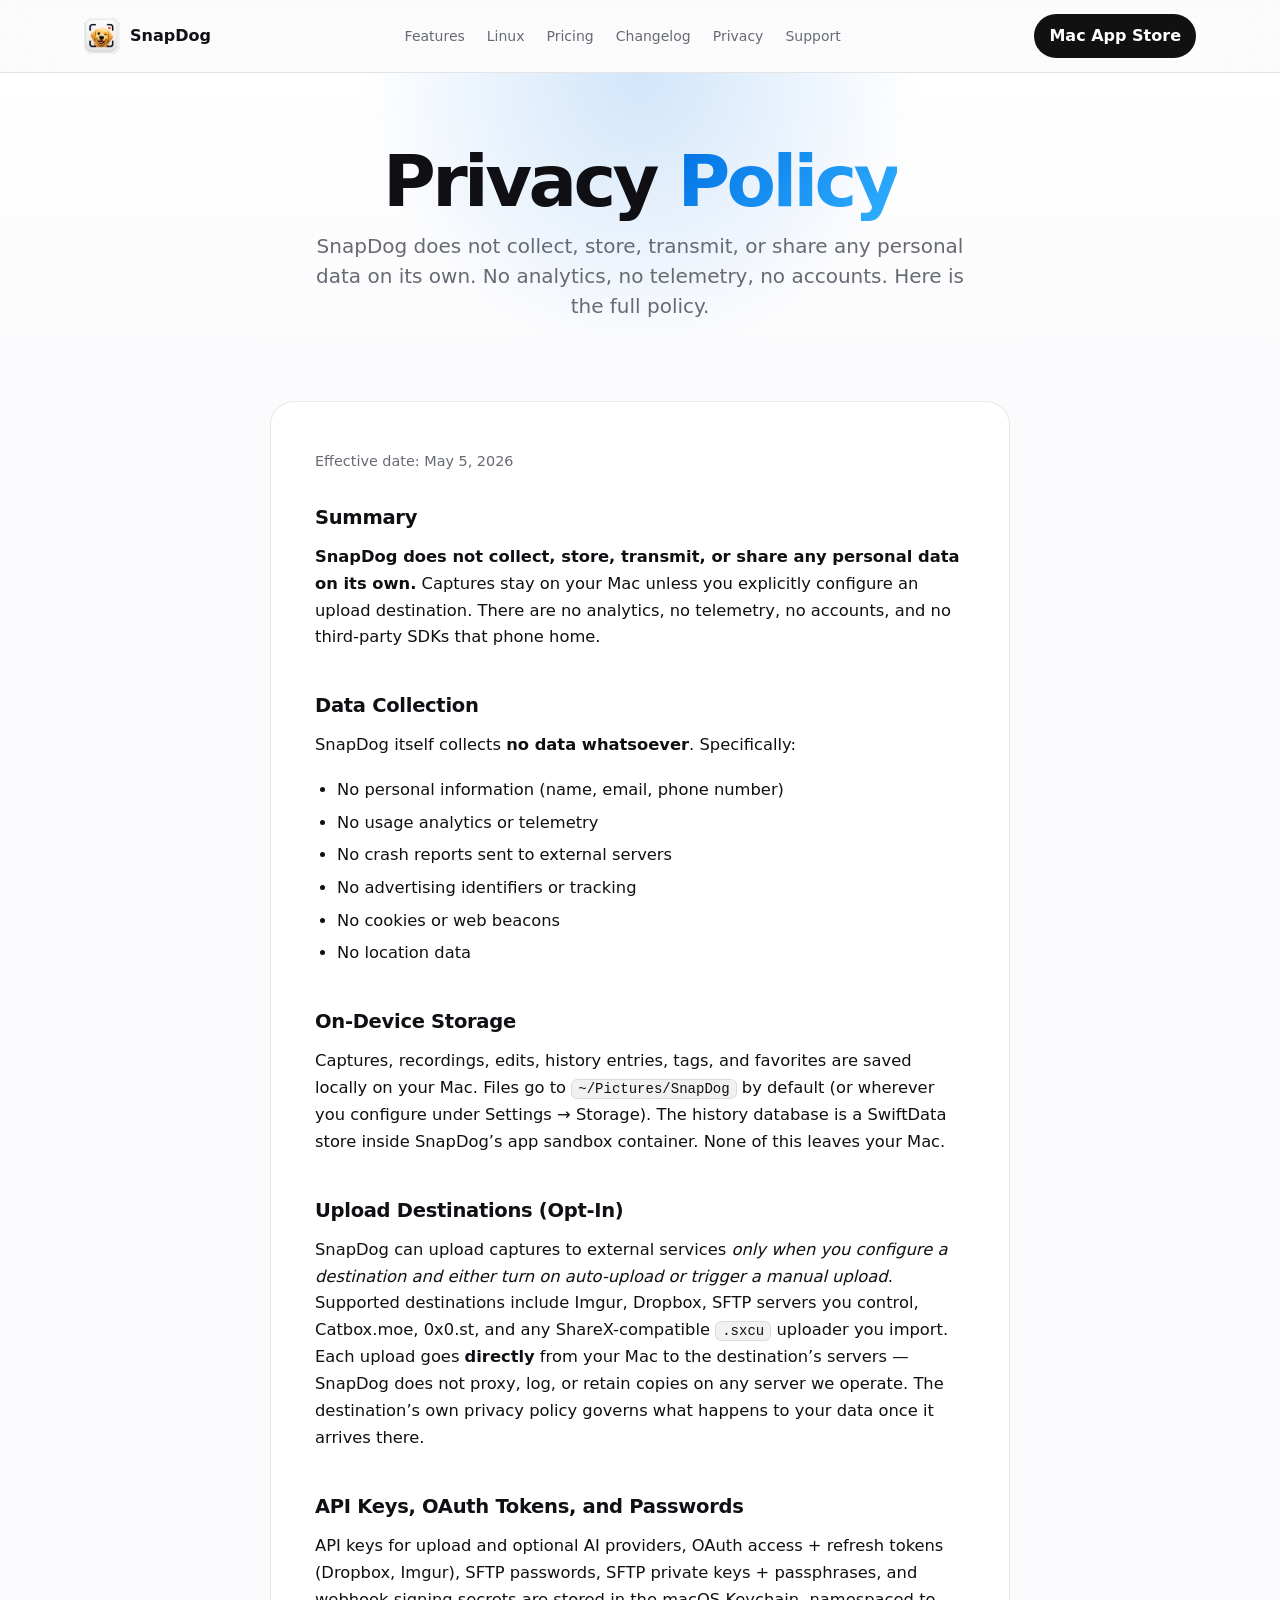
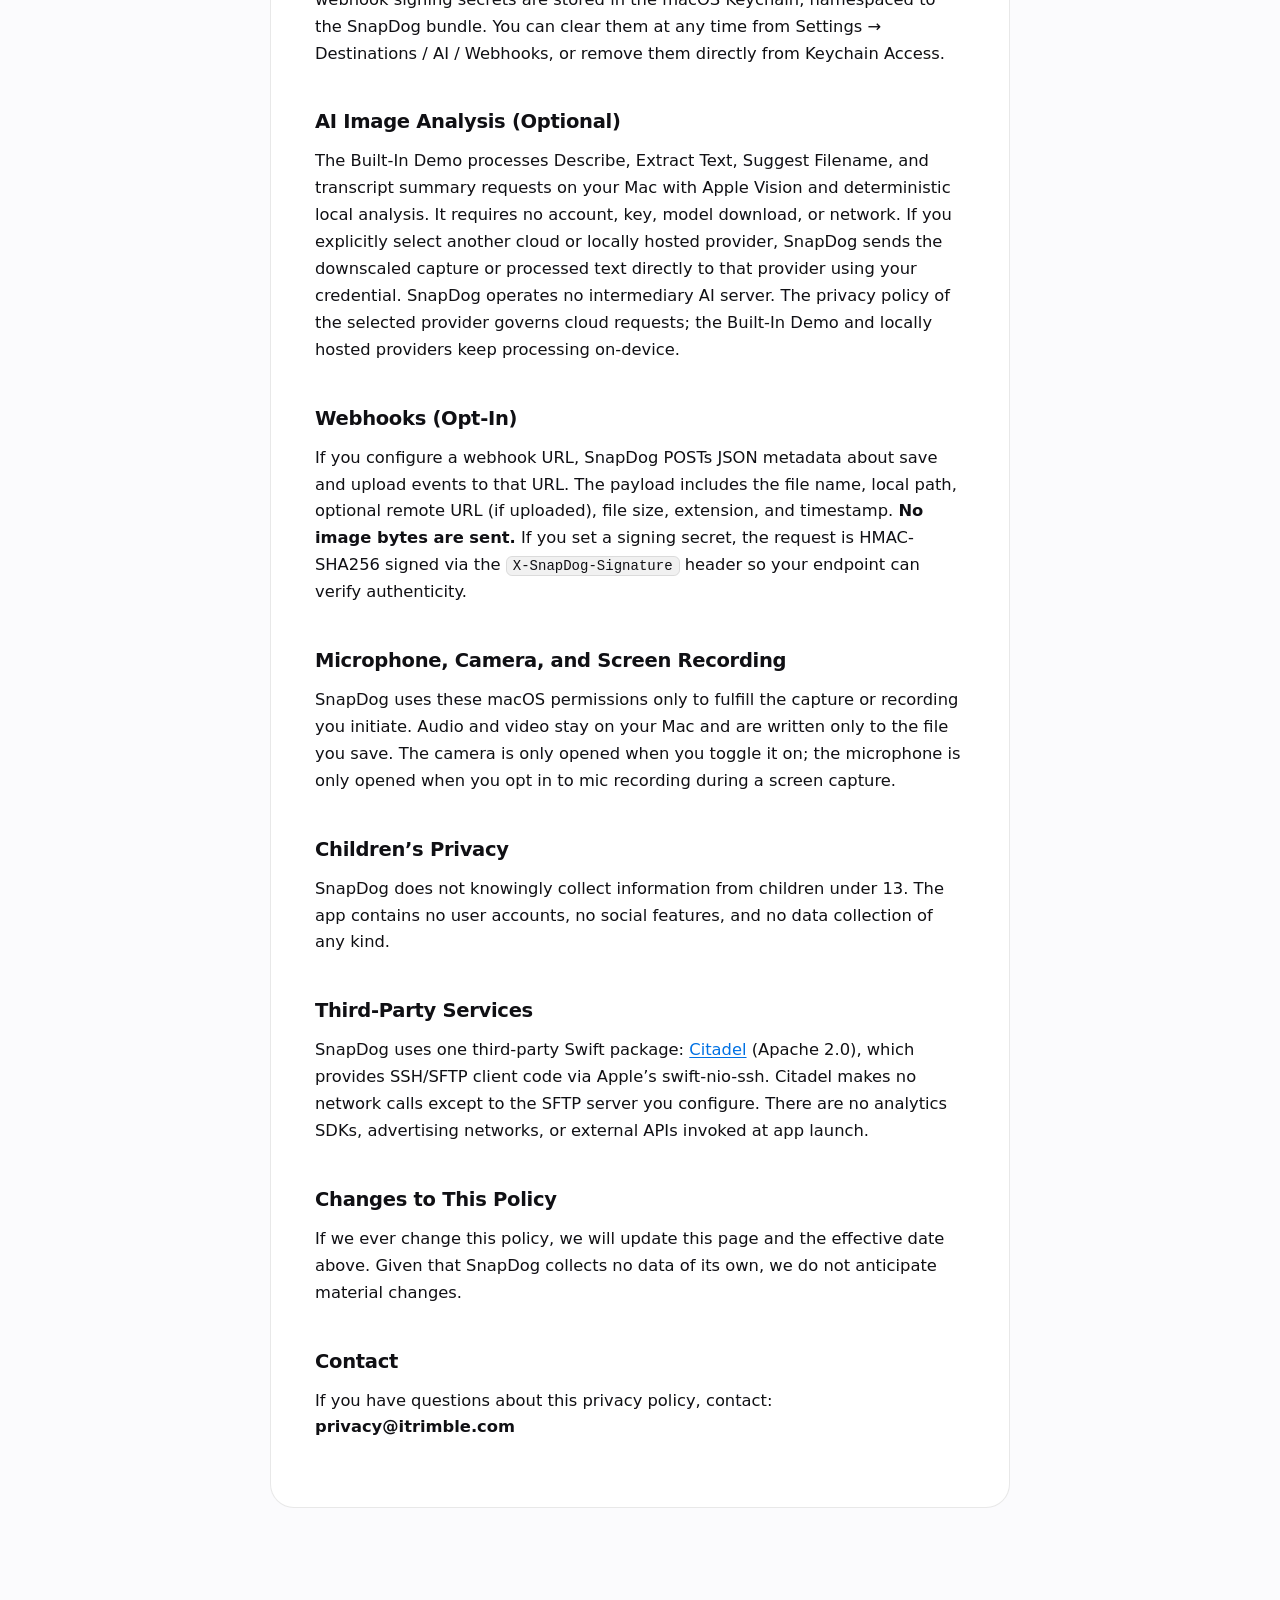
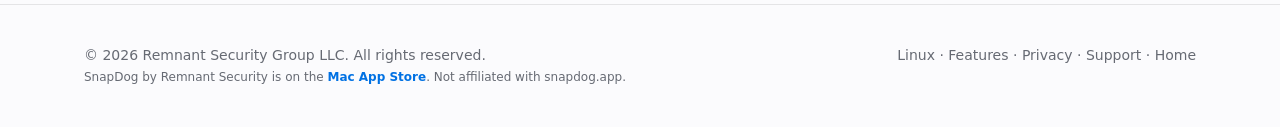
<file: privacy.html>
<!doctype html><html lang="en"><head><meta charset="utf-8"><meta name="viewport" content="width=device-width, initial-scale=1"><title>SnapDog Privacy Policy — No data collection, local-first</title><meta name="description" content="SnapDog collects no personal data, no analytics, no telemetry. Captures stay on your Mac unless you explicitly configure an upload destination. Read the full privacy policy."><link rel="canonical" href="https://snapdog.remnantsecurity.com/privacy.html"><meta property="og:title" content="SnapDog Privacy Policy — No data collection, local-first"><meta property="og:description" content="SnapDog collects no personal data, no analytics, no telemetry. Captures stay on your Mac unless you explicitly configure an upload destination. Read the full privacy policy."><meta property="og:type" content="website"><meta property="og:url" content="https://snapdog.remnantsecurity.com/privacy.html"><meta property="og:image" content="https://snapdog.remnantsecurity.com/og-card.png"><meta property="og:image:width" content="1024"><meta property="og:image:height" content="576"><meta property="og:image:alt" content="SnapDog for macOS: menu-bar capture menu, $14.99 once, no account, macOS 14+"><meta name="twitter:image" content="https://snapdog.remnantsecurity.com/og-card.png"><meta name="twitter:card" content="summary_large_image"><meta name="theme-color" content="#0071e3"><link rel="icon" type="image/png" sizes="32x32" href="/favicon-32.png"><link rel="icon" type="image/png" sizes="64x64" href="/favicon-64.png"><link rel="apple-touch-icon" href="/apple-touch-icon.png"><style>
:root{--accent:#0071e3;--accent2:#30b0ff;--dark:#07111f;--ink:#101014;--muted:#666a73;--bg:#fbfbfd;--card:#fff;--line:rgba(0,0,0,.09);--shadow:0 24px 70px rgba(0,0,0,.12);--radius:28px}*{box-sizing:border-box}html{scroll-behavior:smooth}body{margin:0;background:var(--bg);color:var(--ink);font-family:-apple-system,BlinkMacSystemFont,"SF Pro Display","Inter",system-ui,sans-serif;line-height:1.5;-webkit-font-smoothing:antialiased}a{color:inherit;text-decoration:none}.nav{position:sticky;top:0;z-index:50;background:rgba(251,251,253,.78);backdrop-filter:saturate(180%) blur(22px);border-bottom:1px solid var(--line)}.navin{max-width:1160px;margin:auto;padding:14px 24px;display:flex;align-items:center;justify-content:space-between}.brand{display:flex;align-items:center;gap:10px;font-weight:800}.mark{width:32px;height:32px;border-radius:10px;background:linear-gradient(135deg,var(--accent),var(--accent2));display:grid;place-items:center;color:white;box-shadow:0 10px 30px color-mix(in srgb,var(--accent) 35%,transparent)}.links{display:flex;gap:22px;color:var(--muted);font-size:14px}.pill{padding:10px 15px;border-radius:999px;background:#111;color:white;font-weight:700}.wrap{max-width:1160px;margin:auto;padding:0 24px}.miniHero{padding:72px 0 32px;background:radial-gradient(circle at 50% 0%,color-mix(in srgb,var(--accent) 18%,transparent),transparent 40%),linear-gradient(180deg,#fff,var(--bg));text-align:center}.miniHero h1{font-size:clamp(40px,6vw,72px);line-height:1;letter-spacing:-.05em;margin:0 0 14px}.miniHero h1 span{background:linear-gradient(135deg,#0071e3 0%,#30b0ff 100%);-webkit-background-clip:text;-webkit-text-fill-color:transparent;background-clip:text}.lead{font-size:20px;color:var(--muted);max-width:660px;margin:0 auto}.section{padding:48px 0 96px}.tierWrap{display:grid;grid-template-columns:minmax(0,420px);justify-content:center;margin-top:8px}.tier{position:relative;border:1px solid transparent;border-radius:24px;background:linear-gradient(#fff,#fff) padding-box,linear-gradient(135deg,#0071e3 0%,#30b0ff 100%) border-box;box-shadow:0 16px 48px rgba(0,113,227,.18);padding:44px 36px 36px;text-align:left}.tier .ribbon{position:absolute;top:-14px;left:50%;transform:translateX(-50%);background:linear-gradient(135deg,#0071e3 0%,#30b0ff 100%);color:#fff;font-size:.72rem;font-weight:700;letter-spacing:.06em;text-transform:uppercase;padding:6px 16px;border-radius:14px;box-shadow:0 4px 12px rgba(0,113,227,.35)}.tier h3{margin:0 0 4px;font-size:1.2rem;letter-spacing:-.01em}.priceTag{font-size:3rem;font-weight:800;letter-spacing:-.03em;margin:14px 0 6px}.priceTag small{font-size:1rem;color:var(--muted);font-weight:600;margin-left:6px}.period{color:var(--muted);font-size:.95rem;margin-bottom:24px}.intro{display:inline-block;background:color-mix(in srgb,var(--accent) 10%,white);color:color-mix(in srgb,var(--accent) 80%,black);padding:6px 12px;border-radius:10px;font-size:.85rem;font-weight:700;margin-bottom:22px}.tier ul{list-style:none;padding:0;display:grid;gap:10px;margin:0 0 28px}.tier li{display:flex;align-items:flex-start;gap:10px;font-size:.95rem;color:var(--ink);line-height:1.5}.tier li:before{content:"";width:18px;height:18px;flex-shrink:0;margin-top:2px;background:url("data:image/svg+xml,%3Csvg xmlns='http://www.w3.org/2000/svg' viewBox='0 0 20 20'%3E%3Ccircle cx='10' cy='10' r='10' fill='%230071e3'/%3E%3Cpath d='M6 10l3 3 5-5' stroke='white' stroke-width='1.5' fill='none' stroke-linecap='round' stroke-linejoin='round'/%3E%3C/svg%3E") no-repeat center;background-size:contain}.buy{display:block;text-align:center;background:linear-gradient(180deg,#0080ff 0%,#0071e3 100%);color:#fff;padding:14px;border-radius:14px;font-weight:700;font-size:1rem;box-shadow:0 4px 16px rgba(0,113,227,.30),inset 0 1px 0 rgba(255,255,255,.25);transition:filter .2s,transform .2s,box-shadow .2s}.buy:hover{filter:brightness(1.05);transform:translateY(-1px);box-shadow:0 10px 28px rgba(0,113,227,.40),inset 0 1px 0 rgba(255,255,255,.30)}.fineprint{text-align:center;color:var(--muted);font-size:.9rem;margin-top:24px;max-width:560px;margin-left:auto;margin-right:auto}.faq{margin-top:64px}.faq h2{font-size:clamp(28px,4vw,40px);letter-spacing:-.025em;margin:0 0 24px;text-align:center}.faqGrid{display:grid;grid-template-columns:repeat(2,1fr);gap:16px;max-width:880px;margin:0 auto}.faqItem{background:var(--card);border:1px solid var(--line);border-radius:18px;padding:22px}.faqItem h3{margin:0 0 8px;font-size:1.02rem;letter-spacing:-.01em}.faqItem p{margin:0;color:var(--muted);font-size:.95rem;line-height:1.55}.footer{padding:40px 0;color:var(--muted);font-size:14px;border-top:1px solid var(--line)}.footerin{display:flex;justify-content:space-between;gap:20px;flex-wrap:wrap}@media(max-width:768px){.links{display:none}.faqGrid{grid-template-columns:1fr}.tier{padding:36px 24px 30px}.priceTag{font-size:2.4rem}}</style>
<style>
.policy{max-width:740px;margin:0 auto;background:var(--card);border:1px solid var(--line);border-radius:24px;padding:48px 44px;font-size:1.02rem;line-height:1.65}.policy .pdate{color:var(--muted);font-size:.9rem;margin:0 0 28px}.policy h2{font-size:1.22rem;letter-spacing:-.015em;margin:2em 0 .5em}.policy h2:first-of-type{margin-top:0}.policy p{margin:.4em 0 1.1em}.policy ul{margin:.4em 0 1.2em;padding-left:1.35em}.policy li{margin:.35em 0}.policy code{background:rgba(0,0,0,.055);border:1px solid var(--line);padding:1px 6px;border-radius:6px;font-family:ui-monospace,SFMono-Regular,Menlo,monospace;font-size:.86em}.policy a{color:var(--accent);text-decoration:underline;text-underline-offset:2px}@media(max-width:768px){.policy{padding:32px 22px}}
/* Phone layout: keep site navigation reachable, and give links real tap targets. */@media(max-width:768px){.navin{flex-wrap:wrap;row-gap:2px}.links{display:flex!important;order:3;width:100%;gap:2px;overflow-x:auto;scrollbar-width:none;-webkit-overflow-scrolling:touch;margin:0 -10px}.links::-webkit-scrollbar{display:none}.links a{flex:none;padding:10px;font-size:15px;white-space:nowrap}footer a{display:inline-block;padding:10px 2px}.tier{min-width:0;overflow-wrap:anywhere}}
.brand .logo{display:block;width:36px;height:36px;border-radius:9px}</style><style>
    /* Mobile-only note beside Mac App Store buttons. Hidden on desktop. */
    .mac-app-cta { display: contents; }
    .mac-app-note { display: none; }
    @media (max-width: 768px) {
      .mac-app-note {
        display: block;
        box-sizing: border-box;
        width: 100%;
        max-width: 36em;
        margin: 8px 0 0;
        padding: 10px 12px;
        border: 1px solid var(--line);
        border-radius: 10px;
        background: var(--card, #fff);
        color: var(--ink);
        font-size: 13px;
        font-weight: 500;
        line-height: 1.45;
        text-align: left;
      }
      .mac-app-note a {
        color: var(--accent, #0071e3);
        font-weight: 700;
        text-decoration: underline;
        text-underline-offset: 2px;
      }
      .navin > .mac-app-note {
        flex: 1 0 100%;
        order: 2;
        max-width: none;
        margin: 6px 0 4px;
      }
      .miniHero .mac-app-note,
      .cta-row .mac-app-note,
      .actions .mac-app-note {
        flex: 1 0 100%;
      }
    }
</style>
</head><body><nav class="nav"><div class="navin"><a class="brand" href="/"><img class="logo" src="/logo-108.png" alt="" width="36" height="36">SnapDog</a><div class="links"><a href="/features.html">Features</a><a href="/linux.html">Linux</a><a href="/pricing.html">Pricing</a><a href="/changelog.html">Changelog</a><a href="/privacy.html">Privacy</a><a href="/support.html">Support</a></div><a class="pill" href="https://apps.apple.com/app/snapdog-capture-annotate/id6783121166?mt=12&amp;ct=EXP-20261019-SNAPDOG-SITE-01" target="_blank" rel="noopener">Mac App Store</a><span class="mac-app-note">This is a Mac app. Open this page on your Mac to download. <a href="mailto:?subject=SnapDog%20%E2%80%94%20Mac%20App%20Store%20link&amp;body=This%20is%20a%20Mac%20app%2E%20Open%20this%20link%20on%20your%20Mac%20to%20download%3A%0A%0Ahttps%3A%2F%2Fapps%2Eapple%2Ecom%2Fapp%2Fsnapdog-capture-annotate%2Fid6783121166%3Fmt%3D12%26ct%3DEXP-20261019-SNAPDOG-SITE-01">Email me the link</a></span></div></nav><main><section class="miniHero"><div class="wrap"><h1>Privacy <span>Policy</span></h1><p class="lead">SnapDog does not collect, store, transmit, or share any personal data on its own. No analytics, no telemetry, no accounts. Here is the full policy.</p></div></section><section class="section"><div class="wrap"><article class="policy"><p class="pdate">Effective date: May 5, 2026</p><h2>Summary</h2><p><strong>SnapDog does not collect, store, transmit, or share any personal data on its own.</strong> Captures stay on your Mac unless you explicitly configure an upload destination. There are no analytics, no telemetry, no accounts, and no third-party SDKs that phone home.</p><h2>Data Collection</h2><p>SnapDog itself collects <strong>no data whatsoever</strong>. Specifically:</p><ul><li>No personal information (name, email, phone number)</li><li>No usage analytics or telemetry</li><li>No crash reports sent to external servers</li><li>No advertising identifiers or tracking</li><li>No cookies or web beacons</li><li>No location data</li></ul><h2>On-Device Storage</h2><p>Captures, recordings, edits, history entries, tags, and favorites are saved locally on your Mac. Files go to <code>~/Pictures/SnapDog</code> by default (or wherever you configure under Settings &rarr; Storage). The history database is a SwiftData store inside SnapDog&rsquo;s app sandbox container. None of this leaves your Mac.</p><h2>Upload Destinations (Opt-In)</h2><p>SnapDog can upload captures to external services <em>only when you configure a destination and either turn on auto-upload or trigger a manual upload</em>. Supported destinations include Imgur, Dropbox, SFTP servers you control, Catbox.moe, 0x0.st, and any ShareX-compatible <code>.sxcu</code> uploader you import. Each upload goes <strong>directly</strong> from your Mac to the destination&rsquo;s servers &mdash; SnapDog does not proxy, log, or retain copies on any server we operate. The destination&rsquo;s own privacy policy governs what happens to your data once it arrives there.</p><h2>API Keys, OAuth Tokens, and Passwords</h2><p>API keys for upload and optional AI providers, OAuth access + refresh tokens (Dropbox, Imgur), SFTP passwords, SFTP private keys + passphrases, and webhook signing secrets are stored in the macOS Keychain, namespaced to the SnapDog bundle. You can clear them at any time from Settings &rarr; Destinations / AI / Webhooks, or remove them directly from Keychain Access.</p><h2>AI Image Analysis (Optional)</h2><p>The Built-In Demo processes Describe, Extract Text, Suggest Filename, and transcript summary requests on your Mac with Apple Vision and deterministic local analysis. It requires no account, key, model download, or network. If you explicitly select another cloud or locally hosted provider, SnapDog sends the downscaled capture or processed text directly to that provider using your credential. SnapDog operates no intermediary AI server. The privacy policy of the selected provider governs cloud requests; the Built-In Demo and locally hosted providers keep processing on-device.</p><h2>Webhooks (Opt-In)</h2><p>If you configure a webhook URL, SnapDog POSTs JSON metadata about save and upload events to that URL. The payload includes the file name, local path, optional remote URL (if uploaded), file size, extension, and timestamp. <strong>No image bytes are sent.</strong> If you set a signing secret, the request is HMAC-SHA256 signed via the <code>X-SnapDog-Signature</code> header so your endpoint can verify authenticity.</p><h2>Microphone, Camera, and Screen Recording</h2><p>SnapDog uses these macOS permissions only to fulfill the capture or recording you initiate. Audio and video stay on your Mac and are written only to the file you save. The camera is only opened when you toggle it on; the microphone is only opened when you opt in to mic recording during a screen capture.</p><h2>Children&rsquo;s Privacy</h2><p>SnapDog does not knowingly collect information from children under 13. The app contains no user accounts, no social features, and no data collection of any kind.</p><h2>Third-Party Services</h2><p>SnapDog uses one third-party Swift package: <a href="https://github.com/orlandos-nl/Citadel" target="_blank" rel="noopener">Citadel</a> (Apache 2.0), which provides SSH/SFTP client code via Apple&rsquo;s swift-nio-ssh. Citadel makes no network calls except to the SFTP server you configure. There are no analytics SDKs, advertising networks, or external APIs invoked at app launch.</p><h2>Changes to This Policy</h2><p>If we ever change this policy, we will update this page and the effective date above. Given that SnapDog collects no data of its own, we do not anticipate material changes.</p><h2>Contact</h2><p>If you have questions about this privacy policy, contact: <strong>privacy@itrimble.com</strong></p></article></div></section></main><footer class="footer"><div class="wrap footerin"><div>&copy; 2026 <a href="https://remnantsecurity.com" target="_blank">Remnant Security Group LLC</a>. All rights reserved.<br><span style="font-size:12px">SnapDog by Remnant Security is on the <a href="https://apps.apple.com/us/app/snapdog-capture-annotate/id6783121166?mt=12&amp;ct=EXP-20261019-SNAPDOG-SITE-01" target="_blank" rel="noopener" style="color:var(--accent);font-weight:600">Mac App Store</a>. Not affiliated with snapdog.app.</span></div><div><a href="/linux.html">Linux</a> · <a href="/features.html">Features</a> &middot; <a href="/privacy.html">Privacy</a> &middot; <a href="/support.html">Support</a> &middot; <a href="/">Home</a></div></div></footer><script src="/ct.js" data-fallback-ct="EXP-20261019-SNAPDOG-SITE-01"></script><script src="/posthog.js"></script></body></html>
</file>
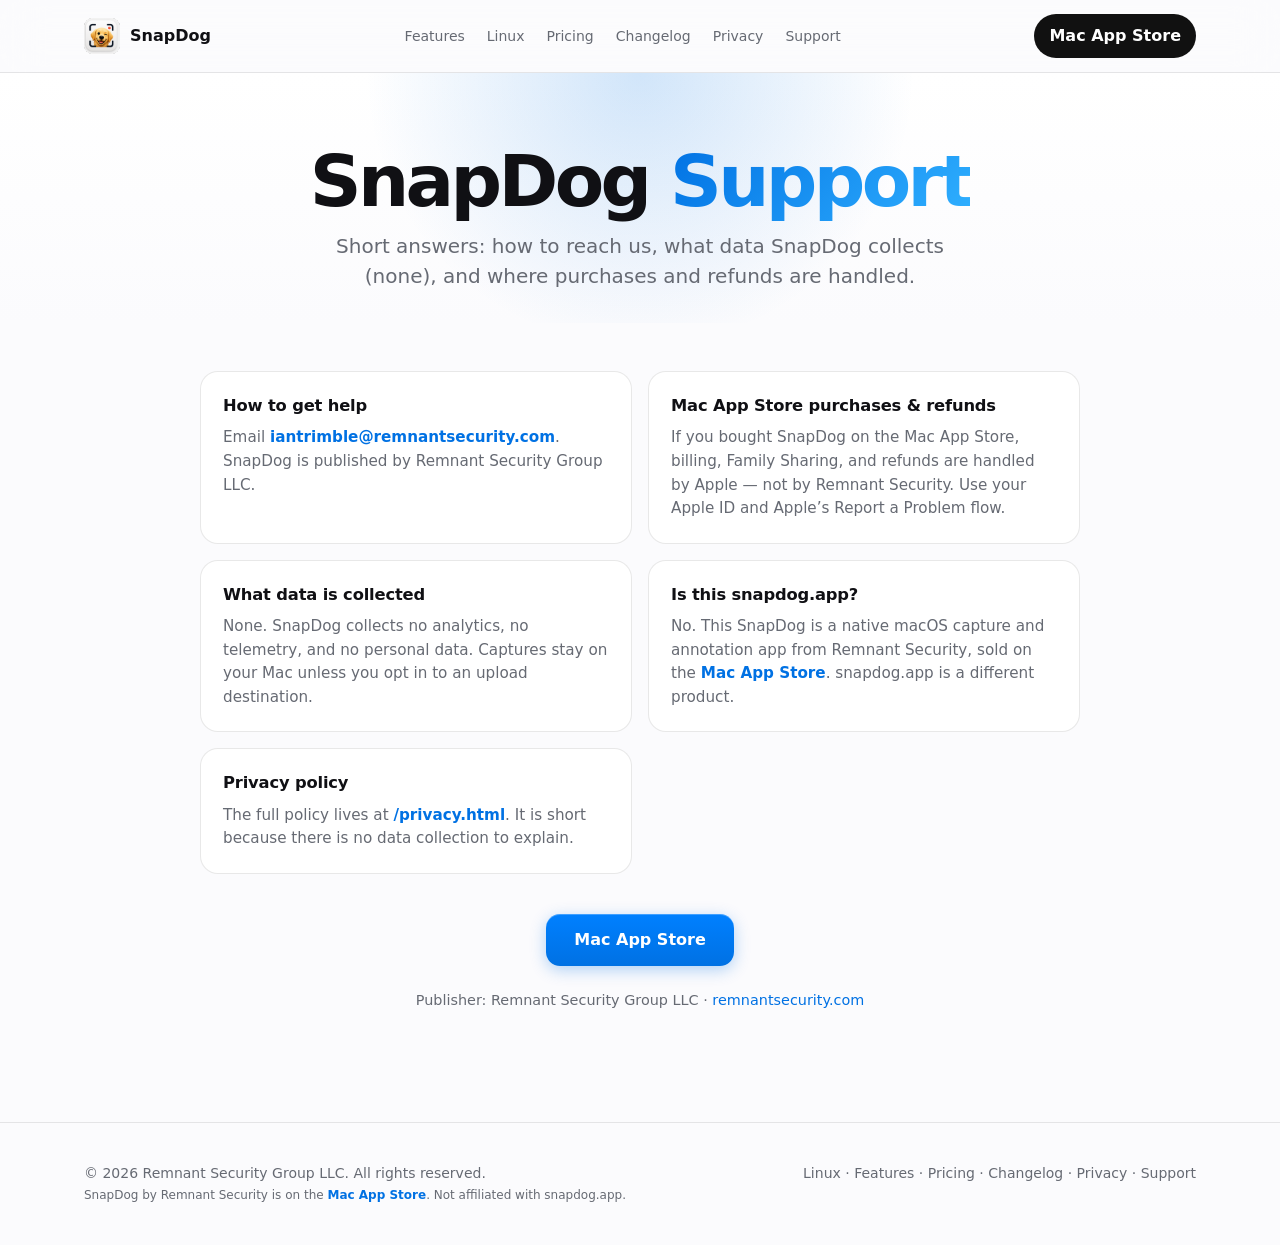
<file: support.html>
<!doctype html><html lang="en"><head><meta charset="utf-8"><meta name="viewport" content="width=device-width, initial-scale=1"><title>SnapDog Support</title><meta name="description" content="How to get help with SnapDog from Remnant Security Group LLC. SnapDog collects no data. Mac App Store purchases and refunds go through Apple."><link rel="canonical" href="https://snapdog.remnantsecurity.com/support.html"><meta property="og:title" content="SnapDog Support"><meta property="og:description" content="How to get help with SnapDog from Remnant Security Group LLC. SnapDog collects no data. Mac App Store purchases and refunds go through Apple."><meta property="og:type" content="website"><meta property="og:url" content="https://snapdog.remnantsecurity.com/support.html"><meta property="og:image" content="https://snapdog.remnantsecurity.com/og-card.png"><meta property="og:image:width" content="1024"><meta property="og:image:height" content="576"><meta property="og:image:alt" content="SnapDog for macOS: menu-bar capture menu, $14.99 once, no account, macOS 14+"><meta name="twitter:image" content="https://snapdog.remnantsecurity.com/og-card.png"><meta name="twitter:card" content="summary_large_image"><meta name="theme-color" content="#0071e3"><link rel="icon" type="image/png" sizes="32x32" href="/favicon-32.png"><link rel="icon" type="image/png" sizes="64x64" href="/favicon-64.png"><link rel="apple-touch-icon" href="/apple-touch-icon.png"><style>

:root{--accent:#0071e3;--accent2:#30b0ff;--dark:#07111f;--ink:#101014;--muted:#666a73;--bg:#fbfbfd;--card:#fff;--line:rgba(0,0,0,.09);--shadow:0 24px 70px rgba(0,0,0,.12);--radius:28px}*{box-sizing:border-box}html{scroll-behavior:smooth}body{margin:0;background:var(--bg);color:var(--ink);font-family:-apple-system,BlinkMacSystemFont,"SF Pro Display","Inter",system-ui,sans-serif;line-height:1.5;-webkit-font-smoothing:antialiased}a{color:inherit;text-decoration:none}.nav{position:sticky;top:0;z-index:50;background:rgba(251,251,253,.78);backdrop-filter:saturate(180%) blur(22px);border-bottom:1px solid var(--line)}.navin{max-width:1160px;margin:auto;padding:14px 24px;display:flex;align-items:center;justify-content:space-between}.brand{display:flex;align-items:center;gap:10px;font-weight:800}.mark{width:32px;height:32px;border-radius:10px;background:linear-gradient(135deg,var(--accent),var(--accent2));display:grid;place-items:center;color:white;box-shadow:0 10px 30px color-mix(in srgb,var(--accent) 35%,transparent)}.links{display:flex;gap:22px;color:var(--muted);font-size:14px}.pill{padding:10px 15px;border-radius:999px;background:#111;color:white;font-weight:700}.wrap{max-width:1160px;margin:auto;padding:0 24px}.miniHero{padding:72px 0 32px;background:radial-gradient(circle at 50% 0%,color-mix(in srgb,var(--accent) 18%,transparent),transparent 40%),linear-gradient(180deg,#fff,var(--bg));text-align:center}.miniHero h1{font-size:clamp(40px,6vw,72px);line-height:1;letter-spacing:-.05em;margin:0 0 14px}.miniHero h1 span{background:linear-gradient(135deg,#0071e3 0%,#30b0ff 100%);-webkit-background-clip:text;-webkit-text-fill-color:transparent;background-clip:text}.lead{font-size:20px;color:var(--muted);max-width:660px;margin:0 auto}.section{padding:48px 0 96px}.tierWrap{display:grid;grid-template-columns:minmax(0,420px);justify-content:center;margin-top:8px}.tier{position:relative;border:1px solid transparent;border-radius:24px;background:linear-gradient(#fff,#fff) padding-box,linear-gradient(135deg,#0071e3 0%,#30b0ff 100%) border-box;box-shadow:0 16px 48px rgba(0,113,227,.18);padding:44px 36px 36px;text-align:left}.tier .ribbon{position:absolute;top:-14px;left:50%;transform:translateX(-50%);background:linear-gradient(135deg,#0071e3 0%,#30b0ff 100%);color:#fff;font-size:.72rem;font-weight:700;letter-spacing:.06em;text-transform:uppercase;padding:6px 16px;border-radius:14px;box-shadow:0 4px 12px rgba(0,113,227,.35)}.tier h3{margin:0 0 4px;font-size:1.2rem;letter-spacing:-.01em}.priceTag{font-size:3rem;font-weight:800;letter-spacing:-.03em;margin:14px 0 6px}.priceTag small{font-size:1rem;color:var(--muted);font-weight:600;margin-left:6px}.period{color:var(--muted);font-size:.95rem;margin-bottom:24px}.intro{display:inline-block;background:color-mix(in srgb,var(--accent) 10%,white);color:color-mix(in srgb,var(--accent) 80%,black);padding:6px 12px;border-radius:10px;font-size:.85rem;font-weight:700;margin-bottom:22px}.tier ul{list-style:none;padding:0;display:grid;gap:10px;margin:0 0 28px}.tier li{display:flex;align-items:flex-start;gap:10px;font-size:.95rem;color:var(--ink);line-height:1.5}.tier li:before{content:"";width:18px;height:18px;flex-shrink:0;margin-top:2px;background:url("data:image/svg+xml,%3Csvg xmlns='http://www.w3.org/2000/svg' viewBox='0 0 20 20'%3E%3Ccircle cx='10' cy='10' r='10' fill='%230071e3'/%3E%3Cpath d='M6 10l3 3 5-5' stroke='white' stroke-width='1.5' fill='none' stroke-linecap='round' stroke-linejoin='round'/%3E%3C/svg%3E") no-repeat center;background-size:contain}.buy{display:block;text-align:center;background:linear-gradient(180deg,#0080ff 0%,#0071e3 100%);color:#fff;padding:14px;border-radius:14px;font-weight:700;font-size:1rem;box-shadow:0 4px 16px rgba(0,113,227,.30),inset 0 1px 0 rgba(255,255,255,.25);transition:filter .2s,transform .2s,box-shadow .2s}.buy:hover{filter:brightness(1.05);transform:translateY(-1px);box-shadow:0 10px 28px rgba(0,113,227,.40),inset 0 1px 0 rgba(255,255,255,.30)}.fineprint{text-align:center;color:var(--muted);font-size:.9rem;margin-top:24px;max-width:560px;margin-left:auto;margin-right:auto}.faq{margin-top:64px}.faq h2{font-size:clamp(28px,4vw,40px);letter-spacing:-.025em;margin:0 0 24px;text-align:center}.faqGrid{display:grid;grid-template-columns:repeat(2,1fr);gap:16px;max-width:880px;margin:0 auto}.faqItem{background:var(--card);border:1px solid var(--line);border-radius:18px;padding:22px}.faqItem h3{margin:0 0 8px;font-size:1.02rem;letter-spacing:-.01em}.faqItem p{margin:0;color:var(--muted);font-size:.95rem;line-height:1.55}.footer{padding:40px 0;color:var(--muted);font-size:14px;border-top:1px solid var(--line)}.footerin{display:flex;justify-content:space-between;gap:20px;flex-wrap:wrap}@media(max-width:768px){.links{display:none}.faqGrid{grid-template-columns:1fr}.tier{padding:36px 24px 30px}.priceTag{font-size:2.4rem}}
/* Phone layout: keep site navigation reachable, and give links real tap targets. */@media(max-width:768px){.navin{flex-wrap:wrap;row-gap:2px}.links{display:flex!important;order:3;width:100%;gap:2px;overflow-x:auto;scrollbar-width:none;-webkit-overflow-scrolling:touch;margin:0 -10px}.links::-webkit-scrollbar{display:none}.links a{flex:none;padding:10px;font-size:15px;white-space:nowrap}footer a{display:inline-block;padding:10px 2px}.tier{min-width:0;overflow-wrap:anywhere}}
.brand .logo{display:block;width:36px;height:36px;border-radius:9px}</style><style>
    /* Mobile-only note beside Mac App Store buttons. Hidden on desktop. */
    .mac-app-cta { display: contents; }
    .mac-app-note { display: none; }
    @media (max-width: 768px) {
      .mac-app-note {
        display: block;
        box-sizing: border-box;
        width: 100%;
        max-width: 36em;
        margin: 8px 0 0;
        padding: 10px 12px;
        border: 1px solid var(--line);
        border-radius: 10px;
        background: var(--card, #fff);
        color: var(--ink);
        font-size: 13px;
        font-weight: 500;
        line-height: 1.45;
        text-align: left;
      }
      .mac-app-note a {
        color: var(--accent, #0071e3);
        font-weight: 700;
        text-decoration: underline;
        text-underline-offset: 2px;
      }
      .navin > .mac-app-note {
        flex: 1 0 100%;
        order: 2;
        max-width: none;
        margin: 6px 0 4px;
      }
      .miniHero .mac-app-note,
      .cta-row .mac-app-note,
      .actions .mac-app-note {
        flex: 1 0 100%;
      }
    }
</style>
</head><body><nav class="nav"><div class="navin"><a class="brand" href="/"><img class="logo" src="/logo-108.png" alt="" width="36" height="36">SnapDog</a><div class="links"><a href="/features.html">Features</a><a href="/linux.html">Linux</a><a href="/pricing.html">Pricing</a><a href="/changelog.html">Changelog</a><a href="/privacy.html">Privacy</a><a href="/support.html">Support</a></div><a class="pill" href="https://apps.apple.com/us/app/snapdog-capture-annotate/id6783121166?mt=12&amp;ct=EXP-20261019-SNAPDOG-SITE-01" target="_blank" rel="noopener">Mac App Store</a><span class="mac-app-note">This is a Mac app. Open this page on your Mac to download. <a href="mailto:?subject=SnapDog%20%E2%80%94%20Mac%20App%20Store%20link&amp;body=This%20is%20a%20Mac%20app%2E%20Open%20this%20link%20on%20your%20Mac%20to%20download%3A%0A%0Ahttps%3A%2F%2Fapps%2Eapple%2Ecom%2Fus%2Fapp%2Fsnapdog-capture-annotate%2Fid6783121166%3Fmt%3D12%26ct%3DEXP-20261019-SNAPDOG-SITE-01">Email me the link</a></span></div></nav><main><section class="miniHero"><div class="wrap"><h1>SnapDog <span>Support</span></h1><p class="lead">Short answers: how to reach us, what data SnapDog collects (none), and where purchases and refunds are handled.</p></div></section><section class="section"><div class="wrap"><div class="faq" style="margin-top:0"><div class="faqGrid"><div class="faqItem"><h3>How to get help</h3><p>Email <a href="mailto:iantrimble@remnantsecurity.com" style="color:var(--accent);font-weight:600">iantrimble@remnantsecurity.com</a>. SnapDog is published by Remnant Security Group LLC.</p></div><div class="faqItem"><h3>Mac App Store purchases &amp; refunds</h3><p>If you bought SnapDog on the Mac App Store, billing, Family Sharing, and refunds are handled by Apple — not by Remnant Security. Use your Apple ID and Apple’s Report a Problem flow.</p></div><div class="faqItem"><h3>What data is collected</h3><p>None. SnapDog collects no analytics, no telemetry, and no personal data. Captures stay on your Mac unless you opt in to an upload destination.</p></div><div class="faqItem"><h3>Is this snapdog.app?</h3><p>No. This SnapDog is a native macOS capture and annotation app from Remnant Security, sold on the <a href="https://apps.apple.com/us/app/snapdog-capture-annotate/id6783121166?mt=12&amp;ct=EXP-20261019-SNAPDOG-SITE-01" target="_blank" rel="noopener" style="color:var(--accent);font-weight:600">Mac App Store</a>. snapdog.app is a different product.</p></div><div class="faqItem"><h3>Privacy policy</h3><p>The full policy lives at <a href="/privacy.html" style="color:var(--accent);font-weight:600">/privacy.html</a>. It is short because there is no data collection to explain.</p></div></div><p class="fineprint" style="margin-top:40px"><span class="mac-app-cta"><a class="buy" style="display:inline-block;padding:14px 28px" href="https://apps.apple.com/us/app/snapdog-capture-annotate/id6783121166?mt=12&amp;ct=EXP-20261019-SNAPDOG-SITE-01" target="_blank" rel="noopener">Mac App Store</a><span class="mac-app-note">This is a Mac app. Open this page on your Mac to download. <a href="mailto:?subject=SnapDog%20%E2%80%94%20Mac%20App%20Store%20link&amp;body=This%20is%20a%20Mac%20app%2E%20Open%20this%20link%20on%20your%20Mac%20to%20download%3A%0A%0Ahttps%3A%2F%2Fapps%2Eapple%2Ecom%2Fus%2Fapp%2Fsnapdog-capture-annotate%2Fid6783121166%3Fmt%3D12%26ct%3DEXP-20261019-SNAPDOG-SITE-01">Email me the link</a></span></span></p><p class="fineprint">Publisher: Remnant Security Group LLC · <a href="https://remnantsecurity.com" target="_blank" rel="noopener" style="color:var(--accent)">remnantsecurity.com</a></p></div></div></section></main><footer class="footer"><div class="wrap footerin"><div>© 2026 <a href="https://remnantsecurity.com" target="_blank">Remnant Security Group LLC</a>. All rights reserved.<br><span style="font-size:12px">SnapDog by Remnant Security is on the <a href="https://apps.apple.com/us/app/snapdog-capture-annotate/id6783121166?mt=12&amp;ct=EXP-20261019-SNAPDOG-SITE-01" target="_blank" rel="noopener" style="color:var(--accent);font-weight:600">Mac App Store</a>. Not affiliated with snapdog.app.</span></div><div><a href="/linux.html">Linux</a> · <a href="/features.html">Features</a> · <a href="/pricing.html">Pricing</a> · <a href="/changelog.html">Changelog</a> · <a href="/privacy.html">Privacy</a> · <a href="/support.html">Support</a></div></div></footer><script src="/ct.js" data-fallback-ct="EXP-20261019-SNAPDOG-SITE-01"></script><script src="/posthog.js"></script></body></html>
</file>
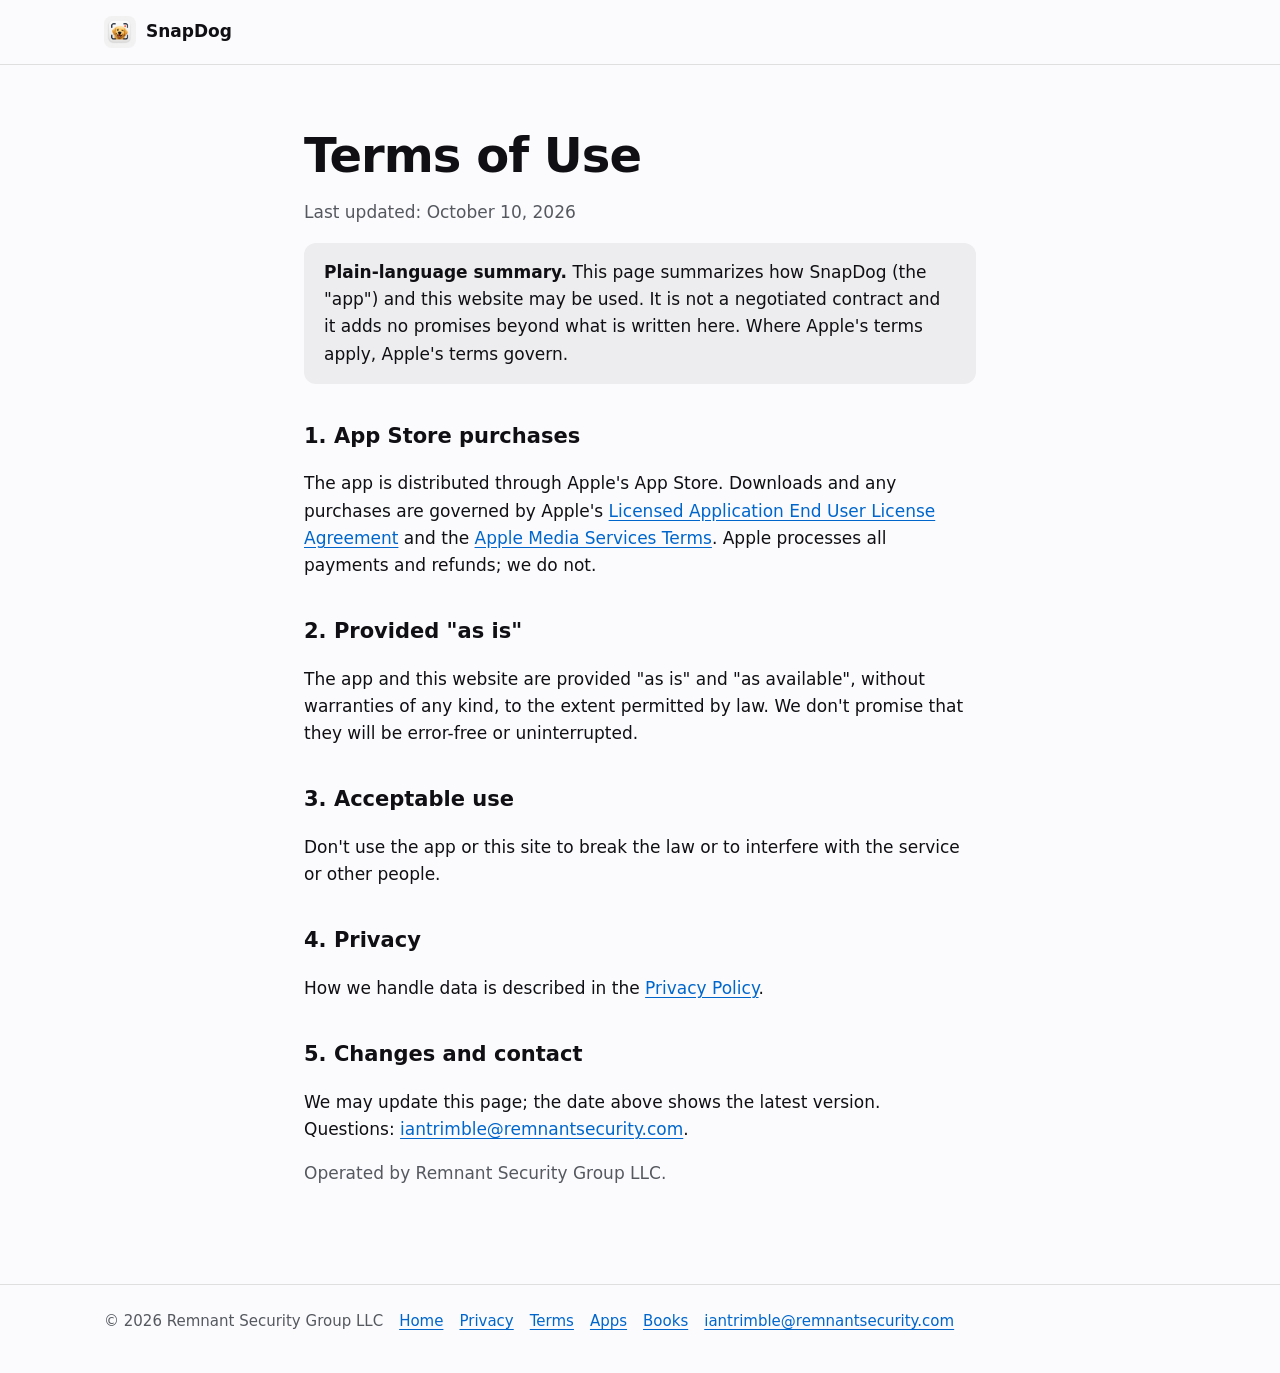
<file: terms.html>
<!doctype html>
<html lang="en">
<head>
<meta charset="utf-8">
<meta name="viewport" content="width=device-width, initial-scale=1">
<title>Terms of Use — SnapDog</title>
<meta name="description" content="Plain-language terms of use for SnapDog.">
<link rel="icon" href="/favicon.ico" sizes="any">
<link rel="apple-touch-icon" href="/apple-touch-icon.png">
<style>
*{box-sizing:border-box}body{margin:0;background:#fbfbfd;color:#101014;font-family:-apple-system,BlinkMacSystemFont,"SF Pro Display","Inter",system-ui,sans-serif;font-size:17px;line-height:1.6;-webkit-font-smoothing:antialiased}
a{color:#0066cc;text-underline-offset:3px}a:focus-visible{outline:3px solid #0066cc;outline-offset:3px;border-radius:4px}
.wrap{max-width:720px;margin:0 auto;padding:0 24px}
header{border-bottom:1px solid color-mix(in srgb,#101014 12%,transparent)}header .wrap{display:flex;align-items:center;gap:12px;padding:16px 24px;max-width:1120px}
header a.brand{display:flex;align-items:center;gap:10px;font-weight:700;color:#101014;text-decoration:none}header img{border-radius:8px}
main{padding:64px 0 80px}h1{font-size:clamp(32px,5vw,48px);line-height:1.1;letter-spacing:-.02em;margin:0 0 12px}
h2{font-size:21px;margin:36px 0 8px}.muted{color:#55595f}
.links{display:flex;flex-wrap:wrap;gap:12px;margin-top:28px}.links a{display:inline-block;padding:12px 20px;border-radius:999px;border:1px solid color-mix(in srgb,#101014 18%,transparent);text-decoration:none;font-weight:600;color:#101014}
.links a.primary{background:#0066cc;border-color:#0066cc;color:#fff}
.note{padding:16px 20px;border-radius:12px;background:color-mix(in srgb,#101014 6%,transparent);margin:0 0 24px}
footer{border-top:1px solid color-mix(in srgb,#101014 12%,transparent);padding:24px 0 40px;font-size:15px}footer .wrap{display:flex;flex-wrap:wrap;gap:16px;max-width:1120px}
</style>
</head>
<body>
<header><div class="wrap"><a class="brand" href="/"><img src="/apple-touch-icon.png" alt="" width="32" height="32">SnapDog</a></div></header>
<main id="main"><div class="wrap">
<h1>Terms of Use</h1>
<p class="muted">Last updated: October 10, 2026</p>
<p class="note"><strong>Plain-language summary.</strong> This page summarizes how SnapDog (the "app") and this website may be used. It is not a negotiated contract and it adds no promises beyond what is written here. Where Apple's terms apply, Apple's terms govern.</p>
<h2>1. App Store purchases</h2>
<p>The app is distributed through Apple's App Store. Downloads and any purchases are governed by Apple's <a href="https://www.apple.com/legal/internet-services/itunes/dev/stdeula/">Licensed Application End User License Agreement</a> and the <a href="https://www.apple.com/legal/internet-services/itunes/">Apple Media Services Terms</a>. Apple processes all payments and refunds; we do not.</p>

<h2>2. Provided "as is"</h2>
<p>The app and this website are provided "as is" and "as available", without warranties of any kind, to the extent permitted by law. We don't promise that they will be error-free or uninterrupted.</p>
<h2>3. Acceptable use</h2>
<p>Don't use the app or this site to break the law or to interfere with the service or other people.</p>
<h2>4. Privacy</h2>
<p>How we handle data is described in the <a href="/privacy.html">Privacy Policy</a>.</p>
<h2>5. Changes and contact</h2>
<p>We may update this page; the date above shows the latest version. Questions: <a href="mailto:iantrimble@remnantsecurity.com">iantrimble@remnantsecurity.com</a>.</p>
<p class="muted">Operated by Remnant Security Group LLC.</p>
</div></main>
<footer><div class="wrap"><span class="muted">© 2026 Remnant Security Group LLC</span><a href="/">Home</a><a href="/privacy.html">Privacy</a><a href="/terms.html">Terms</a><a href="https://apps.remnantsecurity.com/">Apps</a><a href="https://books.remnantsecurity.com/">Books</a><a href="mailto:iantrimble@remnantsecurity.com">iantrimble@remnantsecurity.com</a></div></footer>
</body>
</html>
</file>
